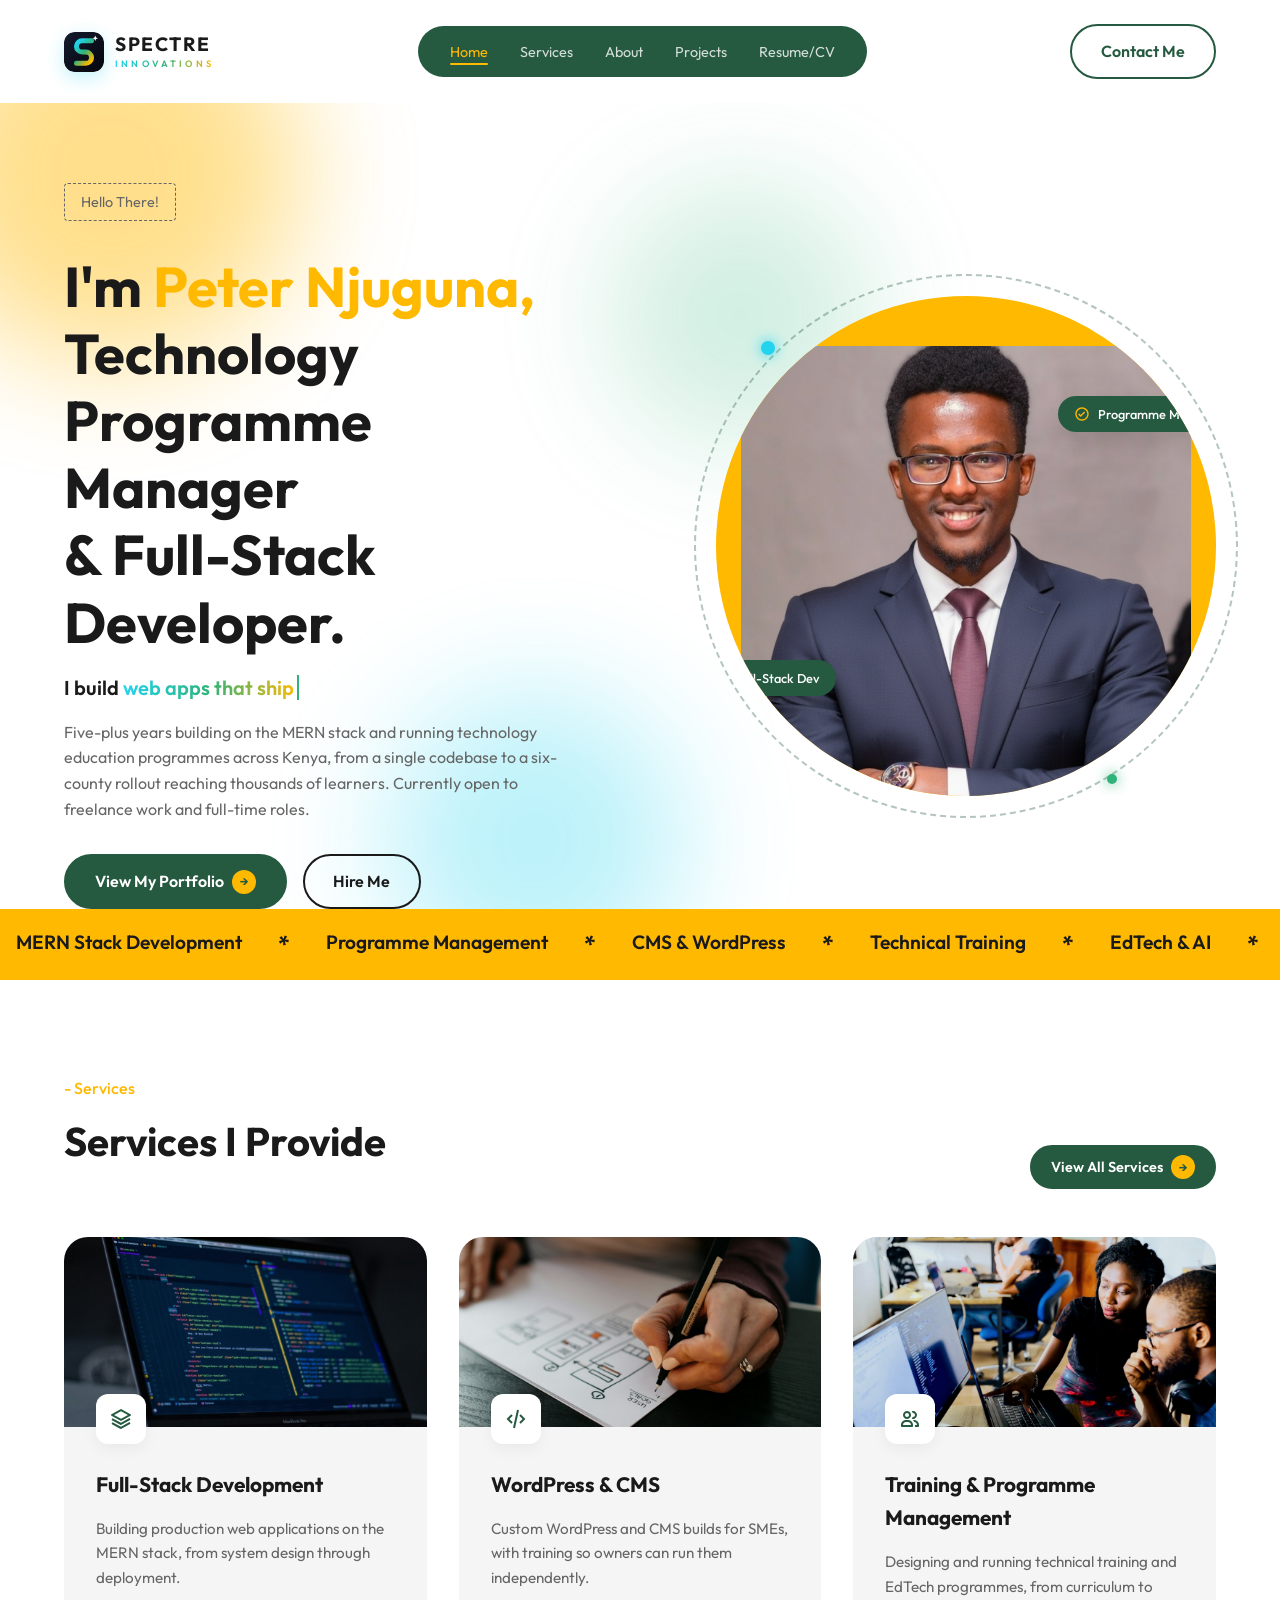
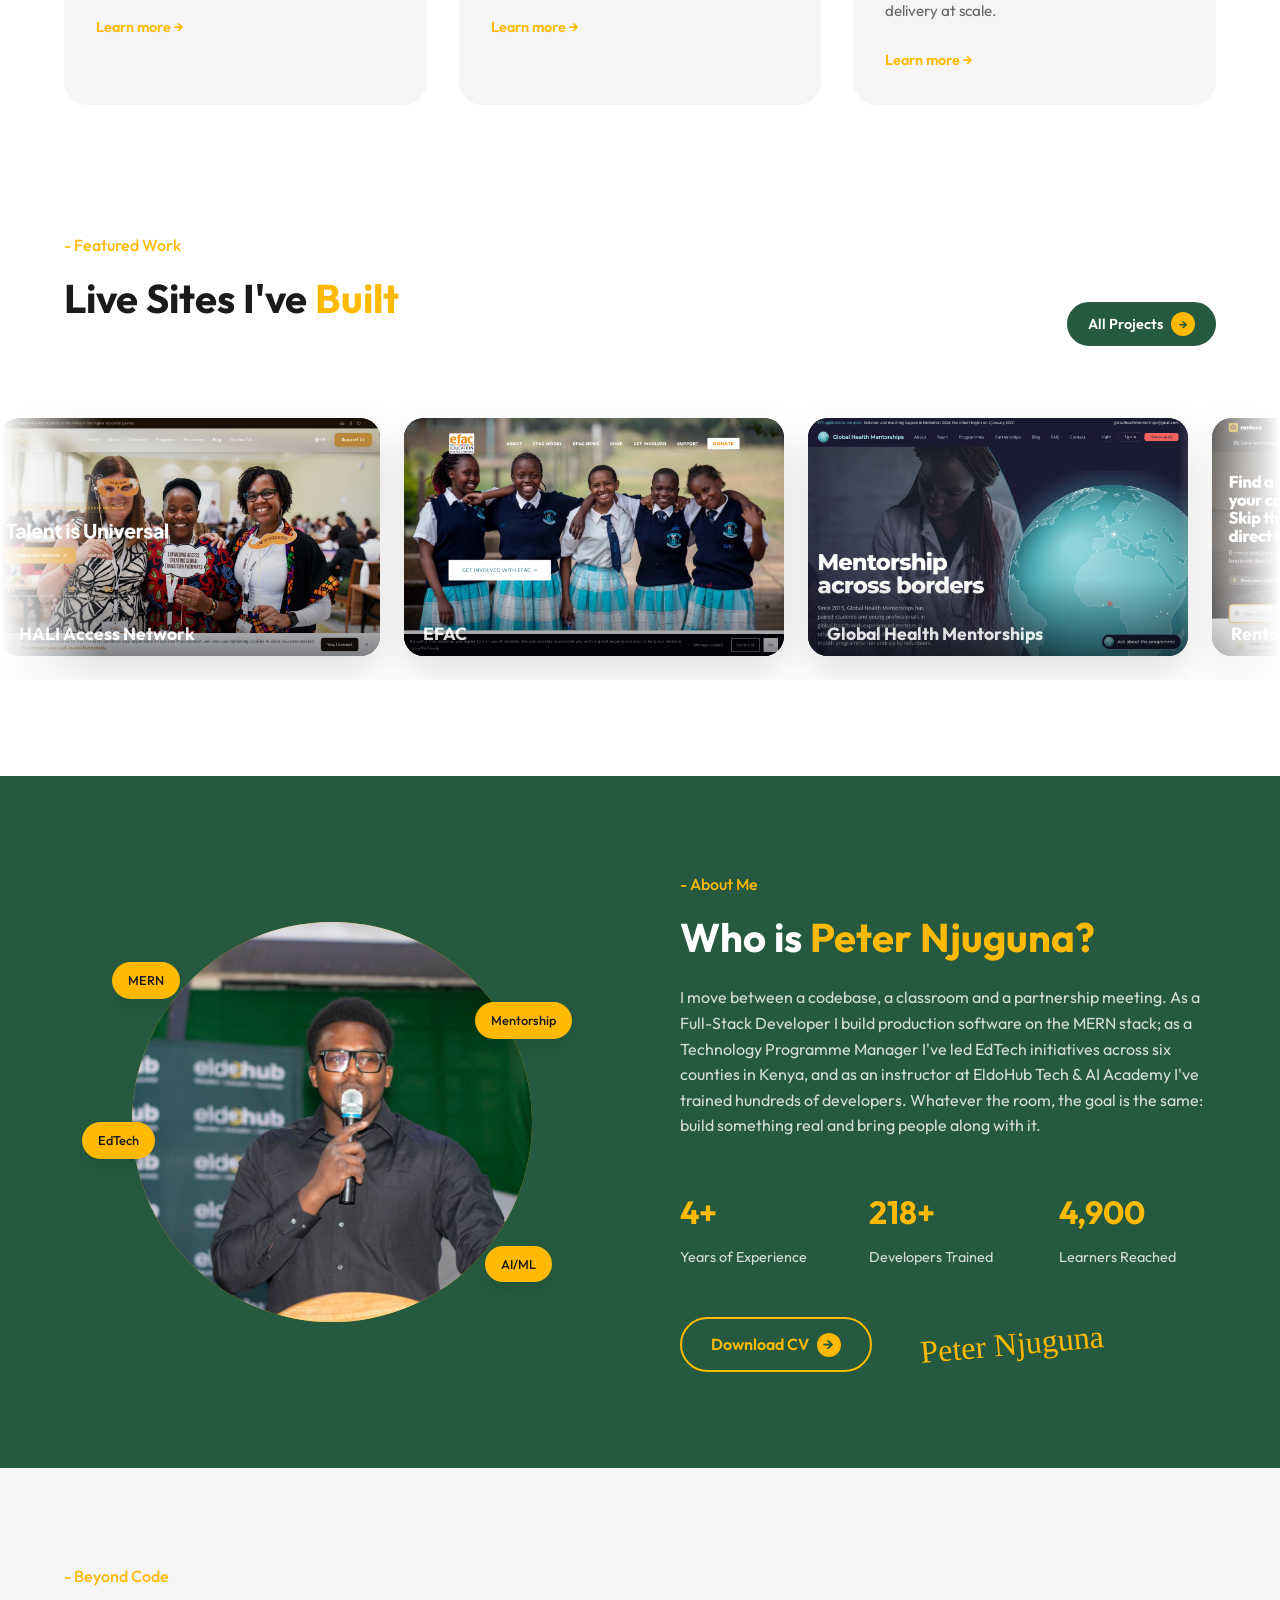
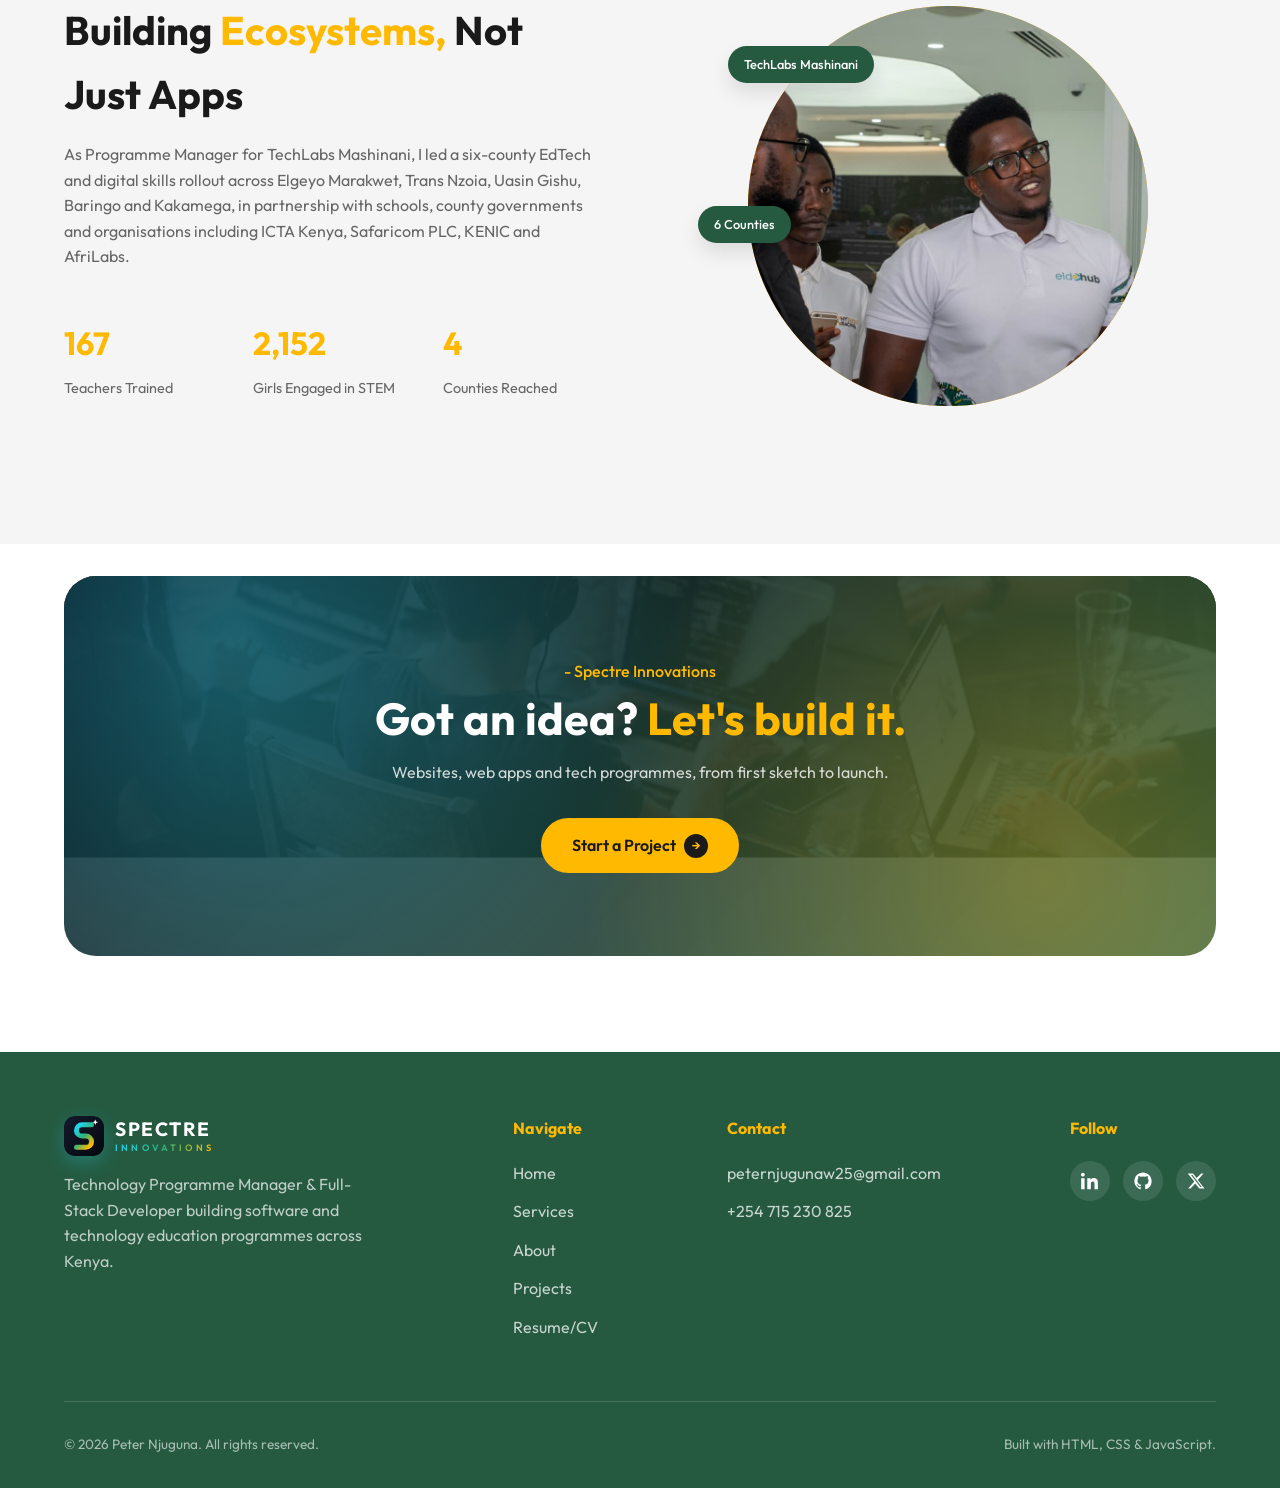
<file: index.html>
<!DOCTYPE html>
<html lang="en">
<head>
    <meta charset="UTF-8">
    <meta name="viewport" content="width=device-width, initial-scale=1.0">
    <meta name="google-site-verification" content="0N9EjAJ0_5tSCsqP0xcJp83z9pC2N19viahL5qh3kEk" />
    <title>Peter Njuguna | Technology Programme Manager & Full-Stack Developer</title>
    <!-- Favicon: Spectre Innovations -->
    <link rel="icon" href="/favicon.ico" sizes="48x48">
    <link rel="icon" href="/assets/brand/spectre-icon.svg" type="image/svg+xml">
    <link rel="icon" href="/assets/brand/favicon-192.png" type="image/png" sizes="192x192">
    <link rel="apple-touch-icon" href="/assets/brand/apple-touch-icon.png">
    <link rel="manifest" href="/site.webmanifest">
    <meta name="theme-color" content="#0b0f1a">
    <meta name="description" content="Portfolio of Peter Njuguna, a Technology Programme Manager and Full-Stack Developer from Kenya, building software on the MERN stack and running EdTech programmes that have reached thousands of learners.">
    <meta name="keywords" content="Peter Njuguna, Full-Stack Developer, Technology Programme Manager, MERN Stack, React, Next.js, Node.js, EdTech, WordPress, Kenya">
    <meta name="author" content="Peter Njuguna">
    <link rel="canonical" href="https://peternjugunaportfolio.netlify.app/">

    <!-- OpenGraph -->
    <meta property="og:title" content="Peter Njuguna | Technology Programme Manager & Full-Stack Developer">
    <meta property="og:description" content="Technology Programme Manager and Full-Stack Developer from Kenya, building software on the MERN stack and running EdTech programmes nationwide.">
    <meta property="og:type" content="website">
    <meta property="og:url" content="https://peternjugunaportfolio.netlify.app/">
    <meta property="og:site_name" content="Peter Njuguna Portfolio">
    <meta property="og:image" content="https://peternjugunaportfolio.netlify.app/assets/images/og-peter-njuguna.jpg">
    <meta property="og:image:width" content="1200">
    <meta property="og:image:height" content="630">
    <meta property="og:image:alt" content="Peter Njuguna, Technology Programme Manager and Full-Stack Developer, Spectre Innovations">
    <meta property="og:locale" content="en_KE">

    <!-- Twitter Cards -->
    <meta name="twitter:card" content="summary_large_image">
    <meta name="twitter:title" content="Peter Njuguna | Technology Programme Manager & Full-Stack Developer">
    <meta name="twitter:description" content="Technology Programme Manager and Full-Stack Developer from Kenya, building software on the MERN stack and running EdTech programmes nationwide.">
    <meta name="twitter:image" content="https://peternjugunaportfolio.netlify.app/assets/images/og-peter-njuguna.jpg">
    <meta name="twitter:image:alt" content="Peter Njuguna, Technology Programme Manager and Full-Stack Developer, Spectre Innovations">

    <script type="application/ld+json">
{
  "@context": "https://schema.org",
  "@graph": [
    {
      "@type": "Person",
      "@id": "https://peternjugunaportfolio.netlify.app/#person",
      "name": "Peter Njuguna",
      "givenName": "Peter",
      "familyName": "Njuguna",
      "jobTitle": "Technology Programme Manager | Full Stack Software Developer",
      "url": "https://peternjugunaportfolio.netlify.app/",
      "image": {
        "@type": "ImageObject",
        "url": "https://peternjugunaportfolio.netlify.app/assets/images/peter-CWe8EZrZ.jpg",
        "width": 800,
        "height": 800,
        "caption": "Peter Njuguna"
      },
      "email": "mailto:peternjugunaw25@gmail.com",
      "address": {
        "@type": "PostalAddress",
        "addressCountry": "KE"
      },
      "nationality": {
        "@type": "Country",
        "name": "Kenya"
      },
      "worksFor": {
        "@id": "https://peternjugunaportfolio.netlify.app/#spectre"
      },
      "sameAs": [
        "https://www.linkedin.com/in/peter-njuguna-04990b240",
        "https://github.com/peterkariri",
        "https://twitter.com/peternjuguna"
      ],
      "description": "Technology Programme Manager and Full-Stack Developer from Kenya, building software on the MERN stack and running EdTech programmes that have reached thousands of learners.",
      "knowsAbout": [
        "Full-Stack Development",
        "MERN Stack",
        "React",
        "Next.js",
        "Node.js",
        "WordPress",
        "Programme Management",
        "EdTech",
        "Machine Learning"
      ]
    },
    {
      "@type": "Organization",
      "@id": "https://peternjugunaportfolio.netlify.app/#spectre",
      "name": "Spectre Innovations",
      "url": "https://peternjugunaportfolio.netlify.app/",
      "logo": {
        "@type": "ImageObject",
        "url": "https://peternjugunaportfolio.netlify.app/assets/brand/favicon-512.png",
        "width": 512,
        "height": 512
      },
      "founder": {
        "@id": "https://peternjugunaportfolio.netlify.app/#person"
      },
      "description": "Websites, web apps and technology programmes, from first sketch to launch.",
      "areaServed": "KE"
    },
    {
      "@type": "WebSite",
      "@id": "https://peternjugunaportfolio.netlify.app/#website",
      "name": "Peter Njuguna",
      "alternateName": [
        "Peter Njuguna Portfolio",
        "Spectre Innovations"
      ],
      "url": "https://peternjugunaportfolio.netlify.app/",
      "publisher": {
        "@id": "https://peternjugunaportfolio.netlify.app/#person"
      },
      "inLanguage": "en"
    },
    {
      "@type": "ProfilePage",
      "@id": "https://peternjugunaportfolio.netlify.app/#profilepage",
      "url": "https://peternjugunaportfolio.netlify.app/",
      "name": "Peter Njuguna | Technology Programme Manager & Full-Stack Developer",
      "isPartOf": {
        "@id": "https://peternjugunaportfolio.netlify.app/#website"
      },
      "mainEntity": {
        "@id": "https://peternjugunaportfolio.netlify.app/#person"
      },
      "primaryImageOfPage": {
        "@id": "https://peternjugunaportfolio.netlify.app/#person"
      },
      "dateModified": "2026-11-02"
    }
  ]
}
    </script>

    <!-- Fonts -->
    <link rel="preconnect" href="https://fonts.googleapis.com">
    <link rel="preconnect" href="https://fonts.gstatic.com" crossorigin>
    <link href="https://fonts.googleapis.com/css2?family=Outfit:wght@400;500;600;700&display=swap" rel="stylesheet">
    <link rel="stylesheet" href="css/style.css">
    <link rel="stylesheet" href="css/motion.css">
</head>
<body>

    <a href="#main-content" class="skip-link">Skip to main content</a>

    <!-- Navigation -->
    <nav class="navbar" aria-label="Main Navigation">
        <a href="index.html" class="logo" aria-label="Spectre Innovations, home">
            <img src="assets/brand/spectre-icon.svg" class="logo-mark" width="40" height="40" alt="">
            <span class="logo-text"><span class="logo-name">SPECTRE</span><span class="logo-sub">INNOVATIONS</span></span>
        </a>
        <ul class="nav-links" id="primary-nav">
            <li><a href="index.html" class="active" aria-current="page">Home</a></li>
            <li><a href="index.html#services">Services</a></li>
            <li><a href="index.html#about">About</a></li>
            <li><a href="projects.html">Projects</a></li>
            <li><a href="cv.html">Resume/CV</a></li>
        </ul>
        <a href="contact.html" class="btn btn-outline">Contact Me</a>
        <button type="button" class="nav-toggle" aria-label="Toggle navigation menu" aria-expanded="false" aria-controls="primary-nav">
            <span></span><span></span><span></span>
        </button>
    </nav>

    <main id="main-content">

    <!-- Hero Section -->
    <section id="home" class="hero">
        <div class="hero-blobs" aria-hidden="true">
            <span class="blob blob-1"></span>
            <span class="blob blob-2"></span>
            <span class="blob blob-3"></span>
        </div>
        <div class="hero-content">
            <div class="greeting-box">Hello There!</div>
            <h1>I'm <span class="highlight-text">Peter Njuguna,</span><br>Technology Programme Manager<br>&amp; Full-Stack Developer.</h1>
            <p class="hero-rotator">I build <span class="rotator" data-words="web apps that ship|EdTech programmes|developer communities|sites people love">web apps that ship</span></p>
            <p>Five-plus years building on the MERN stack and running technology education programmes across Kenya, from a single codebase to a six-county rollout reaching thousands of learners. Currently open to freelance work and full-time roles.</p>
            <div class="hero-buttons">
                <a href="projects.html" class="btn btn-primary">
                    View My Portfolio
                    <span class="icon-circle">→</span>
                </a>
                <a href="contact.html" class="btn btn-secondary">Hire Me</a>
            </div>
        </div>
        <div class="hero-image-container">
            <span class="hero-ring" aria-hidden="true"></span>
            <div class="yellow-circle-bg">
                <img src="assets/images/peter-CWe8EZrZ.jpg" alt="Peter Njuguna" class="hero-img">
                <div class="floating-badge top-right">Programme Manager</div>
                <div class="floating-badge bottom-left">Full-Stack Dev</div>
            </div>
        </div>
    </section>

    <!-- Marquee Banner -->
    <div class="marquee-container">
        <div class="marquee-content">
            <span>MERN Stack Development</span> <span class="star">*</span>
            <span>Programme Management</span> <span class="star">*</span>
            <span>CMS &amp; WordPress</span> <span class="star">*</span>
            <span>Technical Training</span> <span class="star">*</span>
            <span>EdTech &amp; AI</span> <span class="star">*</span>
            <span>MERN Stack Development</span> <span class="star">*</span>
            <span>Programme Management</span> <span class="star">*</span>
            <span>CMS &amp; WordPress</span> <span class="star">*</span>
            <span>Technical Training</span> <span class="star">*</span>
            <span>EdTech &amp; AI</span> <span class="star">*</span>
        </div>
    </div>

    <!-- Services Section -->
    <section id="services" class="services" aria-labelledby="services-heading">
        <div class="section-header">
            <div>
                <span class="section-subtitle">- Services</span>
                <h2 id="services-heading">Services I Provide</h2>
            </div>
            <a href="contact.html" class="btn btn-primary btn-small">
                View All Services <span class="icon-circle">→</span>
            </a>
        </div>

        <div class="services-grid">
            <!-- Card 1 -->
            <div class="service-card">
                <div class="service-media">
                    <img src="assets/images/stock-code.jpg" alt="Code on a laptop screen" loading="lazy" width="1000" height="640">
                </div>
                <div class="service-icon">
                    <img src="assets/icons/layers.svg" alt="">
                </div>
                <h3>Full-Stack Development</h3>
                <p>Building production web applications on the MERN stack, from system design through deployment.</p>
                <a href="projects.html" class="learn-more">Learn more →</a>
            </div>

            <!-- Card 2 -->
            <div class="service-card">
                <div class="service-media">
                    <img src="assets/images/stock-wireframe.jpg" alt="Sketching a website layout on paper" loading="lazy" width="1000" height="640">
                </div>
                <div class="service-icon">
                    <img src="assets/icons/code-alt.svg" alt="">
                </div>
                <h3>WordPress &amp; CMS</h3>
                <p>Custom WordPress and CMS builds for SMEs, with training so owners can run them independently.</p>
                <a href="projects.html" class="learn-more">Learn more →</a>
            </div>

            <!-- Card 3 -->
            <div class="service-card">
                <div class="service-media">
                    <img src="assets/images/stock-training.jpg" alt="Two developers working together at a laptop" loading="lazy" width="1000" height="640">
                </div>
                <div class="service-icon">
                    <img src="assets/icons/group.svg" alt="">
                </div>
                <h3>Training &amp; Programme Management</h3>
                <p>Designing and running technical training and EdTech programmes, from curriculum to delivery at scale.</p>
                <a href="cv.html" class="learn-more">Learn more →</a>
            </div>
        </div>
    </section>

    <!-- Featured Work Showcase -->
    <section class="showcase" aria-labelledby="showcase-heading">
        <div class="section-header">
            <div>
                <span class="section-subtitle">- Featured Work</span>
                <h2 id="showcase-heading">Live Sites I've <span class="highlight-text">Built</span></h2>
            </div>
            <a href="projects.html" class="btn btn-primary btn-small">
                All Projects <span class="icon-circle">→</span>
            </a>
        </div>
        <div class="showcase-viewport">
            <div class="showcase-track">
                <a class="showcase-card" href="https://haliaccess.org/" target="_blank" rel="noopener noreferrer">
                    <img src="assets/images/project-hali-access.jpg" alt="HALI Access Network website" loading="lazy" width="1280" height="800">
                    <span class="showcase-info"><strong>HALI Access Network</strong><small>Nonprofit • Scholarships</small></span>
                </a>
                <a class="showcase-card" href="https://www.efac.org/" target="_blank" rel="noopener noreferrer">
                    <img src="assets/images/project-efac.jpg" alt="EFAC website" loading="lazy" width="1280" height="800">
                    <span class="showcase-info"><strong>EFAC</strong><small>Nonprofit • Education</small></span>
                </a>
                <a class="showcase-card" href="https://globalhealthworld.netlify.app/" target="_blank" rel="noopener noreferrer">
                    <img src="assets/images/project-global-health.jpg" alt="Global Health Mentorships website" loading="lazy" width="1280" height="800">
                    <span class="showcase-info"><strong>Global Health Mentorships</strong><small>Mentorship Platform</small></span>
                </a>
                <a class="showcase-card" href="https://dazzling-gingersnap-b591b1.netlify.app/" target="_blank" rel="noopener noreferrer">
                    <img src="assets/images/project-rentora.jpg" alt="Rentora website" loading="lazy" width="1280" height="800">
                    <span class="showcase-info"><strong>Rentora</strong><small>Property Listings</small></span>
                </a>
                <a class="showcase-card" href="https://eli-bakers-beta.vercel.app/" target="_blank" rel="noopener noreferrer">
                    <img src="assets/images/project-eli-bakers.jpg" alt="Eli Baker's website" loading="lazy" width="1280" height="800">
                    <span class="showcase-info"><strong>Eli Baker's</strong><small>Small Business</small></span>
                </a>
                <a class="showcase-card" href="https://haliaccess.org/" target="_blank" rel="noopener noreferrer" aria-hidden="true" tabindex="-1">
                    <img src="assets/images/project-hali-access.jpg" alt="" loading="lazy" width="1280" height="800">
                    <span class="showcase-info"><strong>HALI Access Network</strong><small>Nonprofit • Scholarships</small></span>
                </a>
                <a class="showcase-card" href="https://www.efac.org/" target="_blank" rel="noopener noreferrer" aria-hidden="true" tabindex="-1">
                    <img src="assets/images/project-efac.jpg" alt="" loading="lazy" width="1280" height="800">
                    <span class="showcase-info"><strong>EFAC</strong><small>Nonprofit • Education</small></span>
                </a>
                <a class="showcase-card" href="https://globalhealthworld.netlify.app/" target="_blank" rel="noopener noreferrer" aria-hidden="true" tabindex="-1">
                    <img src="assets/images/project-global-health.jpg" alt="" loading="lazy" width="1280" height="800">
                    <span class="showcase-info"><strong>Global Health Mentorships</strong><small>Mentorship Platform</small></span>
                </a>
                <a class="showcase-card" href="https://dazzling-gingersnap-b591b1.netlify.app/" target="_blank" rel="noopener noreferrer" aria-hidden="true" tabindex="-1">
                    <img src="assets/images/project-rentora.jpg" alt="" loading="lazy" width="1280" height="800">
                    <span class="showcase-info"><strong>Rentora</strong><small>Property Listings</small></span>
                </a>
                <a class="showcase-card" href="https://eli-bakers-beta.vercel.app/" target="_blank" rel="noopener noreferrer" aria-hidden="true" tabindex="-1">
                    <img src="assets/images/project-eli-bakers.jpg" alt="" loading="lazy" width="1280" height="800">
                    <span class="showcase-info"><strong>Eli Baker's</strong><small>Small Business</small></span>
                </a>
            </div>
        </div>
    </section>

    <!-- About Section -->
    <section id="about" class="about" aria-labelledby="about-heading">
        <div class="about-image-container">
            <div class="yellow-circle-bg">
                <img src="assets/images/peter-speaking-eldohub.jpg" alt="Peter Njuguna speaking at an EldoHub Tech &amp; AI Academy event" class="about-img">
                <div class="floating-badge badge-1">MERN</div>
                <div class="floating-badge badge-2">EdTech</div>
                <div class="floating-badge badge-3">AI/ML</div>
                <div class="floating-badge badge-4">Mentorship</div>
            </div>
        </div>
        <div class="about-content">
            <span class="section-subtitle highlight-text">- About Me</span>
            <h2 id="about-heading">Who is <span class="highlight-text">Peter Njuguna?</span></h2>
            <p>I move between a codebase, a classroom and a partnership meeting. As a Full-Stack Developer I build production software on the MERN stack; as a Technology Programme Manager I've led EdTech initiatives across six counties in Kenya, and as an instructor at EldoHub Tech &amp; AI Academy I've trained hundreds of developers. Whatever the room, the goal is the same: build something real and bring people along with it.</p>

            <div class="stats-grid">
                <div class="stat-item">
                    <div class="stat-number">5+</div>
                    <div class="stat-label">Years of Experience</div>
                </div>
                <div class="stat-item">
                    <div class="stat-number">300+</div>
                    <div class="stat-label">Developers Trained</div>
                </div>
                <div class="stat-item">
                    <div class="stat-number">6,756</div>
                    <div class="stat-label">Learners Reached</div>
                </div>
            </div>

            <div class="about-footer">
                <a href="cv.html" class="btn btn-outline-yellow">
                    Download CV <span class="icon-circle-yellow">→</span>
                </a>
                <div class="signature">Peter Njuguna</div>
            </div>
        </div>
    </section>

    <!-- Community Impact Section -->
    <section id="impact" class="about about-light" aria-labelledby="impact-heading">
        <div class="about-content">
            <span class="section-subtitle highlight-text">- Beyond Code</span>
            <h2 id="impact-heading">Building <span class="highlight-text">Ecosystems,</span> Not Just Apps</h2>
            <p>As Programme Manager for TechLabs Mashinani, I led a six-county EdTech and digital skills rollout across Elgeyo Marakwet, Trans Nzoia, Uasin Gishu, Baringo and Kakamega, in partnership with schools, county governments and organisations including ICTA Kenya, Safaricom PLC, KENIC and AfriLabs.</p>

            <div class="stats-grid">
                <div class="stat-item">
                    <div class="stat-number">277</div>
                    <div class="stat-label">Teachers Trained</div>
                </div>
                <div class="stat-item">
                    <div class="stat-number">3,566</div>
                    <div class="stat-label">Girls Engaged in STEM</div>
                </div>
                <div class="stat-item">
                    <div class="stat-number">6</div>
                    <div class="stat-label">Counties Reached</div>
                </div>
            </div>
        </div>
        <div class="about-image-container">
            <div class="yellow-circle-bg">
                <img src="assets/images/peter-community-eldohub.jpg" alt="Peter Njuguna with the EldoHub community" class="about-img">
                <div class="floating-badge badge-1">TechLabs Mashinani</div>
                <div class="floating-badge badge-2">6 Counties</div>
            </div>
        </div>
    </section>

    <!-- Call to Action -->
    <section class="cta-band" aria-labelledby="cta-heading">
        <div class="cta-bg" aria-hidden="true"><img src="assets/images/stock-team.jpg" alt="" loading="lazy" width="1000" height="640"></div>
        <div class="cta-inner">
            <span class="section-subtitle">- Spectre Innovations</span>
            <h2 id="cta-heading">Got an idea? <span class="highlight-text">Let's build it.</span></h2>
            <p>Websites, web apps and tech programmes, from first sketch to launch.</p>
            <a href="contact.html" class="btn btn-primary btn-glow">Start a Project <span class="icon-circle">→</span></a>
        </div>
    </section>

    </main>

    <!-- Footer -->
    <footer class="site-footer">
        <div class="footer-top">
            <div class="footer-brand">
                <a href="index.html" class="logo" aria-label="Spectre Innovations, home"><img src="assets/brand/spectre-icon.svg" class="logo-mark" width="40" height="40" alt=""><span class="logo-text"><span class="logo-name">SPECTRE</span><span class="logo-sub">INNOVATIONS</span></span></a>
                <p>Technology Programme Manager &amp; Full-Stack Developer building software and technology education programmes across Kenya.</p>
            </div>
            <div class="footer-col">
                <h4>Navigate</h4>
                <ul>
                    <li><a href="index.html">Home</a></li>
                    <li><a href="index.html#services">Services</a></li>
                    <li><a href="index.html#about">About</a></li>
                    <li><a href="projects.html">Projects</a></li>
                    <li><a href="cv.html">Resume/CV</a></li>
                </ul>
            </div>
            <div class="footer-col">
                <h4>Contact</h4>
                <ul>
                    <li><a href="mailto:peternjugunaw25@gmail.com">peternjugunaw25@gmail.com</a></li>
                    <li><a href="tel:+254715230825">+254 715 230 825</a></li>
                </ul>
            </div>
            <div class="footer-col">
                <h4>Follow</h4>
                <div class="footer-social">
                    <a href="https://www.linkedin.com/in/peter-njuguna-04990b240" target="_blank" rel="noopener noreferrer" aria-label="LinkedIn"><svg viewBox="0 0 24 24" width="18" height="18" fill="currentColor" aria-hidden="true"><path d="M4.98 3.5C4.98 4.88 3.87 6 2.5 6S0 4.88 0 3.5 1.11 1 2.5 1s2.48 1.12 2.48 2.5zM.22 8.24h4.56V23H.22V8.24zM8.34 8.24h4.37v2.01h.06c.61-1.15 2.1-2.36 4.32-2.36 4.62 0 5.47 3.04 5.47 6.99V23h-4.55v-6.78c0-1.62-.03-3.7-2.26-3.7-2.26 0-2.6 1.77-2.6 3.59V23H8.34V8.24z"/></svg></a>
                    <a href="https://github.com/peterkariri" target="_blank" rel="noopener noreferrer" aria-label="GitHub"><svg viewBox="0 0 24 24" width="18" height="18" fill="currentColor" aria-hidden="true"><path d="M12 .5C5.65.5.5 5.65.5 12c0 5.08 3.29 9.39 7.86 10.91.57.1.78-.25.78-.55 0-.27-.01-1.16-.02-2.11-3.2.7-3.88-1.36-3.88-1.36-.52-1.34-1.28-1.7-1.28-1.7-1.04-.72.08-.7.08-.7 1.16.08 1.77 1.19 1.77 1.19 1.03 1.77 2.7 1.26 3.36.96.1-.75.4-1.26.73-1.55-2.55-.29-5.24-1.28-5.24-5.69 0-1.26.45-2.29 1.19-3.09-.12-.29-.52-1.46.11-3.05 0 0 .97-.31 3.18 1.18a11 11 0 0 1 5.79 0c2.2-1.49 3.17-1.18 3.17-1.18.63 1.59.23 2.76.11 3.05.74.8 1.18 1.83 1.18 3.09 0 4.42-2.69 5.4-5.25 5.68.41.36.78 1.06.78 2.14 0 1.54-.01 2.79-.01 3.17 0 .3.2.66.79.55A10.53 10.53 0 0 0 23.5 12C23.5 5.65 18.35.5 12 .5z"/></svg></a>
                    <a href="https://twitter.com/peternjuguna" target="_blank" rel="noopener noreferrer" aria-label="Twitter"><svg viewBox="0 0 24 24" width="18" height="18" fill="currentColor" aria-hidden="true"><path d="M18.9 2H22l-7.6 8.7L23.3 22h-6.9l-5.4-6.6L4.8 22H1.6l8.1-9.3L1 2h7l4.9 6.1L18.9 2zm-1.2 18h1.9L7.4 3.9H5.4L17.7 20z"/></svg></a>
                </div>
            </div>
        </div>
        <div class="footer-bottom">
            <p>&copy; 2026 Peter Njuguna. All rights reserved.</p>
            <p>Built with HTML, CSS &amp; JavaScript.</p>
        </div>
    </footer>

    <script src="js/main.js"></script>
    <script src="js/motion.js"></script>
</body>
</html>
</file>
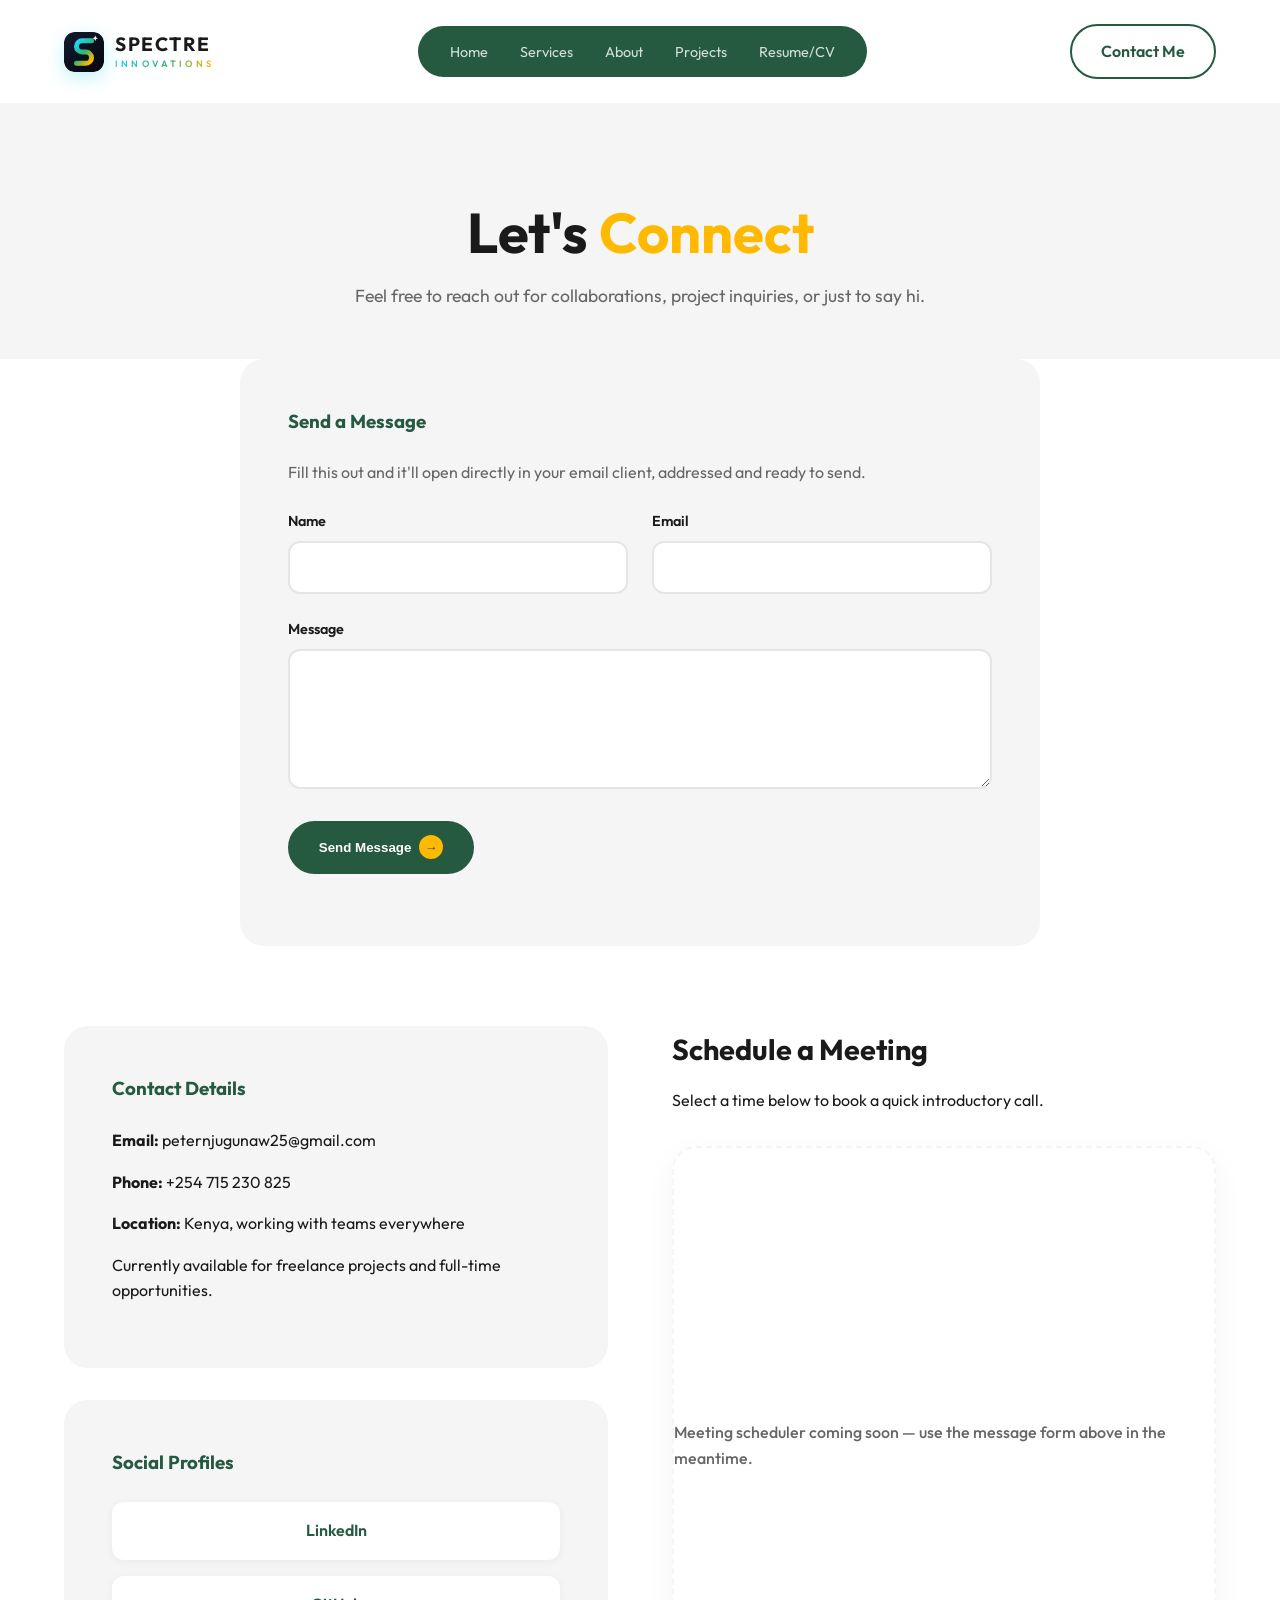
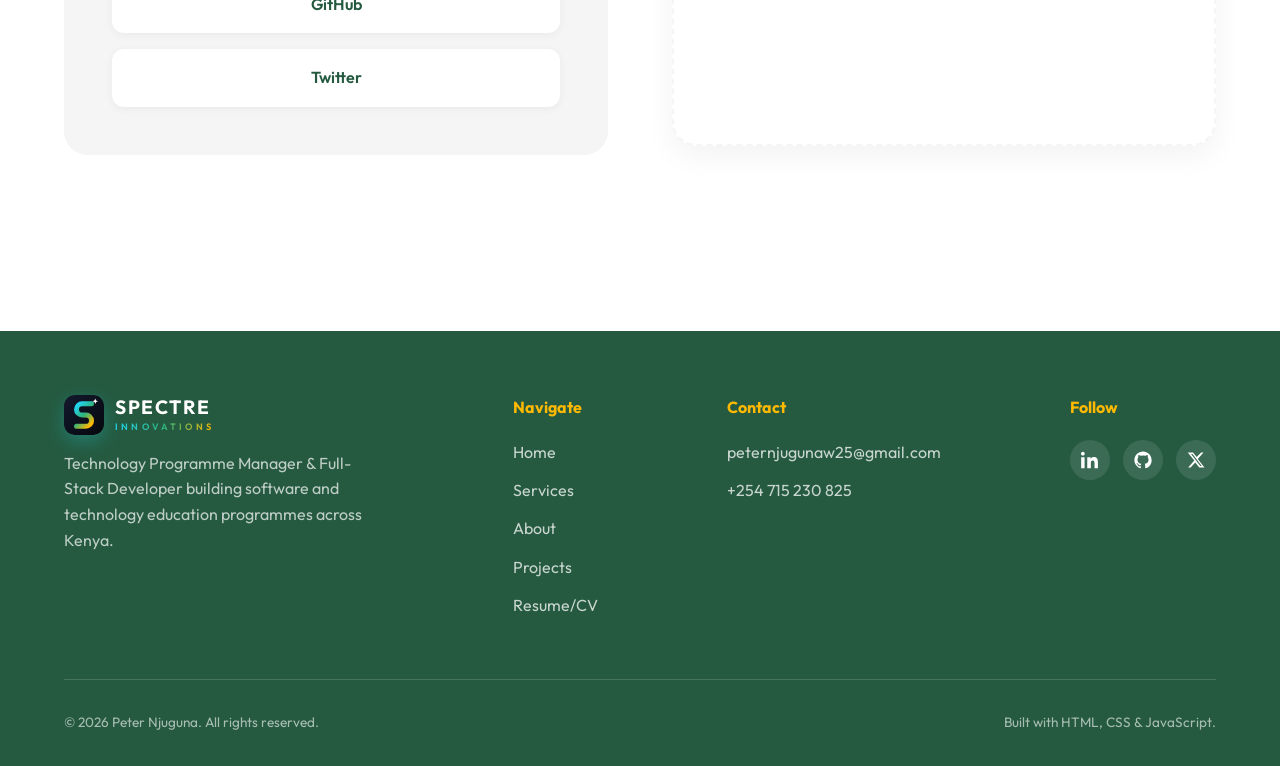
<file: contact.html>
<!DOCTYPE html>
<html lang="en">
<head>
    <meta charset="UTF-8">
    <meta name="viewport" content="width=device-width, initial-scale=1.0">
    <title>Contact | Peter Njuguna</title>
    <!-- Favicon: Spectre Innovations -->
    <link rel="icon" href="/favicon.ico" sizes="48x48">
    <link rel="icon" href="/assets/brand/spectre-icon.svg" type="image/svg+xml">
    <link rel="icon" href="/assets/brand/favicon-192.png" type="image/png" sizes="192x192">
    <link rel="apple-touch-icon" href="/assets/brand/apple-touch-icon.png">
    <link rel="manifest" href="/site.webmanifest">
    <meta name="theme-color" content="#0b0f1a">
    <meta name="description" content="Get in touch with Peter Njuguna, Technology Programme Manager and Full-Stack Developer, for collaborations, project inquiries, or a quick introductory call.">
    <meta name="author" content="Peter Njuguna">
    <link rel="canonical" href="https://peternjugunaportfolio.netlify.app/contact">

    <meta property="og:title" content="Contact | Peter Njuguna">
    <meta property="og:description" content="Get in touch with Peter Njuguna, Technology Programme Manager and Full-Stack Developer, for collaborations and project inquiries.">
    <meta property="og:type" content="website">
    <meta property="og:url" content="https://peternjugunaportfolio.netlify.app/contact">
    <meta property="og:site_name" content="Peter Njuguna Portfolio">
    <meta property="og:image" content="https://peternjugunaportfolio.netlify.app/assets/images/og-peter-njuguna.jpg">
    <meta property="og:image:width" content="1200">
    <meta property="og:image:height" content="630">
    <meta property="og:image:alt" content="Peter Njuguna, Technology Programme Manager and Full-Stack Developer, Spectre Innovations">
    <meta property="og:locale" content="en_KE">

    <meta name="twitter:card" content="summary_large_image">
    <meta name="twitter:title" content="Contact | Peter Njuguna">
    <meta name="twitter:description" content="Get in touch with Peter Njuguna, Technology Programme Manager and Full-Stack Developer, for collaborations and project inquiries.">
    <meta name="twitter:image" content="https://peternjugunaportfolio.netlify.app/assets/images/og-peter-njuguna.jpg">
    <meta name="twitter:image:alt" content="Peter Njuguna, Technology Programme Manager and Full-Stack Developer, Spectre Innovations">

    <link rel="preconnect" href="https://fonts.googleapis.com">
    <link rel="preconnect" href="https://fonts.gstatic.com" crossorigin>
    <link href="https://fonts.googleapis.com/css2?family=Outfit:wght@400;500;600;700&display=swap" rel="stylesheet">
    <link rel="stylesheet" href="css/style.css">
    <link rel="stylesheet" href="css/motion.css">
</head>
<body class="page-contact">

    <a href="#main-content" class="skip-link">Skip to main content</a>

    <!-- Navigation -->
    <nav class="navbar" aria-label="Main Navigation">
        <a href="index.html" class="logo" aria-label="Spectre Innovations, home">
            <img src="assets/brand/spectre-icon.svg" class="logo-mark" width="40" height="40" alt="">
            <span class="logo-text"><span class="logo-name">SPECTRE</span><span class="logo-sub">INNOVATIONS</span></span>
        </a>
        <ul class="nav-links" id="primary-nav">
            <li><a href="index.html">Home</a></li>
            <li><a href="index.html#services">Services</a></li>
            <li><a href="index.html#about">About</a></li>
            <li><a href="projects.html">Projects</a></li>
            <li><a href="cv.html">Resume/CV</a></li>
        </ul>
        <a href="contact.html" class="btn btn-outline active" aria-current="page">Contact Me</a>
        <button type="button" class="nav-toggle" aria-label="Toggle navigation menu" aria-expanded="false" aria-controls="primary-nav">
            <span></span><span></span><span></span>
        </button>
    </nav>

    <main id="main-content">

    <!-- Page Header -->
    <section class="page-header">
        <h1>Let's <span class="highlight-text">Connect</span></h1>
        <p>Feel free to reach out for collaborations, project inquiries, or just to say hi.</p>
    </section>

    <!-- Send a Message -->
    <section class="contact-form-wrapper" aria-labelledby="message-heading">
        <div class="contact-card contact-form-container">
            <h3 id="message-heading">Send a Message</h3>
            <p>Fill this out and it'll open directly in your email client, addressed and ready to send.</p>
            <form class="contact-form" novalidate>
                <div class="form-row">
                    <div class="form-group">
                        <label for="name">Name</label>
                        <input type="text" id="name" name="name" autocomplete="name" required>
                    </div>
                    <div class="form-group">
                        <label for="email">Email</label>
                        <input type="email" id="email" name="email" autocomplete="email" required>
                    </div>
                </div>
                <div class="form-group">
                    <label for="message">Message</label>
                    <textarea id="message" name="message" required></textarea>
                </div>
                <button type="submit" class="btn btn-primary">
                    Send Message <span class="icon-circle">→</span>
                </button>
                <p class="form-status" role="status" aria-live="polite"></p>
            </form>
        </div>
    </section>

    <!-- Contact Split Layout -->
    <section class="contact-layout" aria-label="Contact details and scheduling">
        <!-- Left: Info & Socials -->
        <div class="contact-info">
            <div class="contact-card">
                <h3>Contact Details</h3>
                <p><strong>Email:</strong> <a href="mailto:peternjugunaw25@gmail.com">peternjugunaw25@gmail.com</a></p>
                <p><strong>Phone:</strong> <a href="tel:+254715230825">+254 715 230 825</a></p>
                <p><strong>Location:</strong> Kenya, working with teams everywhere</p>
                <p>Currently available for freelance projects and full-time opportunities.</p>
            </div>

            <div class="contact-card">
                <h3>Social Profiles</h3>
                <div class="social-links">
                    <a href="https://www.linkedin.com/in/peter-njuguna-04990b240" class="social-btn" target="_blank" rel="noopener noreferrer">LinkedIn</a>
                    <a href="https://github.com/peterkariri" class="social-btn" target="_blank" rel="noopener noreferrer">GitHub</a>
                    <a href="https://twitter.com/peternjuguna" class="social-btn" target="_blank" rel="noopener noreferrer">Twitter</a>
                </div>
            </div>
        </div>

        <!-- Right: Google Calendar Scheduling -->
        <div class="contact-calendar">
            <h3>Schedule a Meeting</h3>
            <p>Select a time below to book a quick introductory call.</p>
            <div class="calendar-embed-container">
                <!-- TODO: replace with a real Google Calendar Appointment Scheduling or Calendly <iframe> once a booking link exists -->
                <div class="iframe-placeholder">
                    <p>Meeting scheduler coming soon — use the message form above in the meantime.</p>
                </div>
            </div>
        </div>
    </section>

    </main>

    <!-- Footer -->
    <footer class="site-footer">
        <div class="footer-top">
            <div class="footer-brand">
                <a href="index.html" class="logo" aria-label="Spectre Innovations, home"><img src="assets/brand/spectre-icon.svg" class="logo-mark" width="40" height="40" alt=""><span class="logo-text"><span class="logo-name">SPECTRE</span><span class="logo-sub">INNOVATIONS</span></span></a>
                <p>Technology Programme Manager &amp; Full-Stack Developer building software and technology education programmes across Kenya.</p>
            </div>
            <div class="footer-col">
                <h4>Navigate</h4>
                <ul>
                    <li><a href="index.html">Home</a></li>
                    <li><a href="index.html#services">Services</a></li>
                    <li><a href="index.html#about">About</a></li>
                    <li><a href="projects.html">Projects</a></li>
                    <li><a href="cv.html">Resume/CV</a></li>
                </ul>
            </div>
            <div class="footer-col">
                <h4>Contact</h4>
                <ul>
                    <li><a href="mailto:peternjugunaw25@gmail.com">peternjugunaw25@gmail.com</a></li>
                    <li><a href="tel:+254715230825">+254 715 230 825</a></li>
                </ul>
            </div>
            <div class="footer-col">
                <h4>Follow</h4>
                <div class="footer-social">
                    <a href="https://www.linkedin.com/in/peter-njuguna-04990b240" target="_blank" rel="noopener noreferrer" aria-label="LinkedIn"><svg viewBox="0 0 24 24" width="18" height="18" fill="currentColor" aria-hidden="true"><path d="M4.98 3.5C4.98 4.88 3.87 6 2.5 6S0 4.88 0 3.5 1.11 1 2.5 1s2.48 1.12 2.48 2.5zM.22 8.24h4.56V23H.22V8.24zM8.34 8.24h4.37v2.01h.06c.61-1.15 2.1-2.36 4.32-2.36 4.62 0 5.47 3.04 5.47 6.99V23h-4.55v-6.78c0-1.62-.03-3.7-2.26-3.7-2.26 0-2.6 1.77-2.6 3.59V23H8.34V8.24z"/></svg></a>
                    <a href="https://github.com/peterkariri" target="_blank" rel="noopener noreferrer" aria-label="GitHub"><svg viewBox="0 0 24 24" width="18" height="18" fill="currentColor" aria-hidden="true"><path d="M12 .5C5.65.5.5 5.65.5 12c0 5.08 3.29 9.39 7.86 10.91.57.1.78-.25.78-.55 0-.27-.01-1.16-.02-2.11-3.2.7-3.88-1.36-3.88-1.36-.52-1.34-1.28-1.7-1.28-1.7-1.04-.72.08-.7.08-.7 1.16.08 1.77 1.19 1.77 1.19 1.03 1.77 2.7 1.26 3.36.96.1-.75.4-1.26.73-1.55-2.55-.29-5.24-1.28-5.24-5.69 0-1.26.45-2.29 1.19-3.09-.12-.29-.52-1.46.11-3.05 0 0 .97-.31 3.18 1.18a11 11 0 0 1 5.79 0c2.2-1.49 3.17-1.18 3.17-1.18.63 1.59.23 2.76.11 3.05.74.8 1.18 1.83 1.18 3.09 0 4.42-2.69 5.4-5.25 5.68.41.36.78 1.06.78 2.14 0 1.54-.01 2.79-.01 3.17 0 .3.2.66.79.55A10.53 10.53 0 0 0 23.5 12C23.5 5.65 18.35.5 12 .5z"/></svg></a>
                    <a href="https://twitter.com/peternjuguna" target="_blank" rel="noopener noreferrer" aria-label="Twitter"><svg viewBox="0 0 24 24" width="18" height="18" fill="currentColor" aria-hidden="true"><path d="M18.9 2H22l-7.6 8.7L23.3 22h-6.9l-5.4-6.6L4.8 22H1.6l8.1-9.3L1 2h7l4.9 6.1L18.9 2zm-1.2 18h1.9L7.4 3.9H5.4L17.7 20z"/></svg></a>
                </div>
            </div>
        </div>
        <div class="footer-bottom">
            <p>&copy; 2026 Peter Njuguna. All rights reserved.</p>
            <p>Built with HTML, CSS &amp; JavaScript.</p>
        </div>
    </footer>

    <script src="js/main.js"></script>
    <script src="js/motion.js"></script>
</body>
</html>
</file>
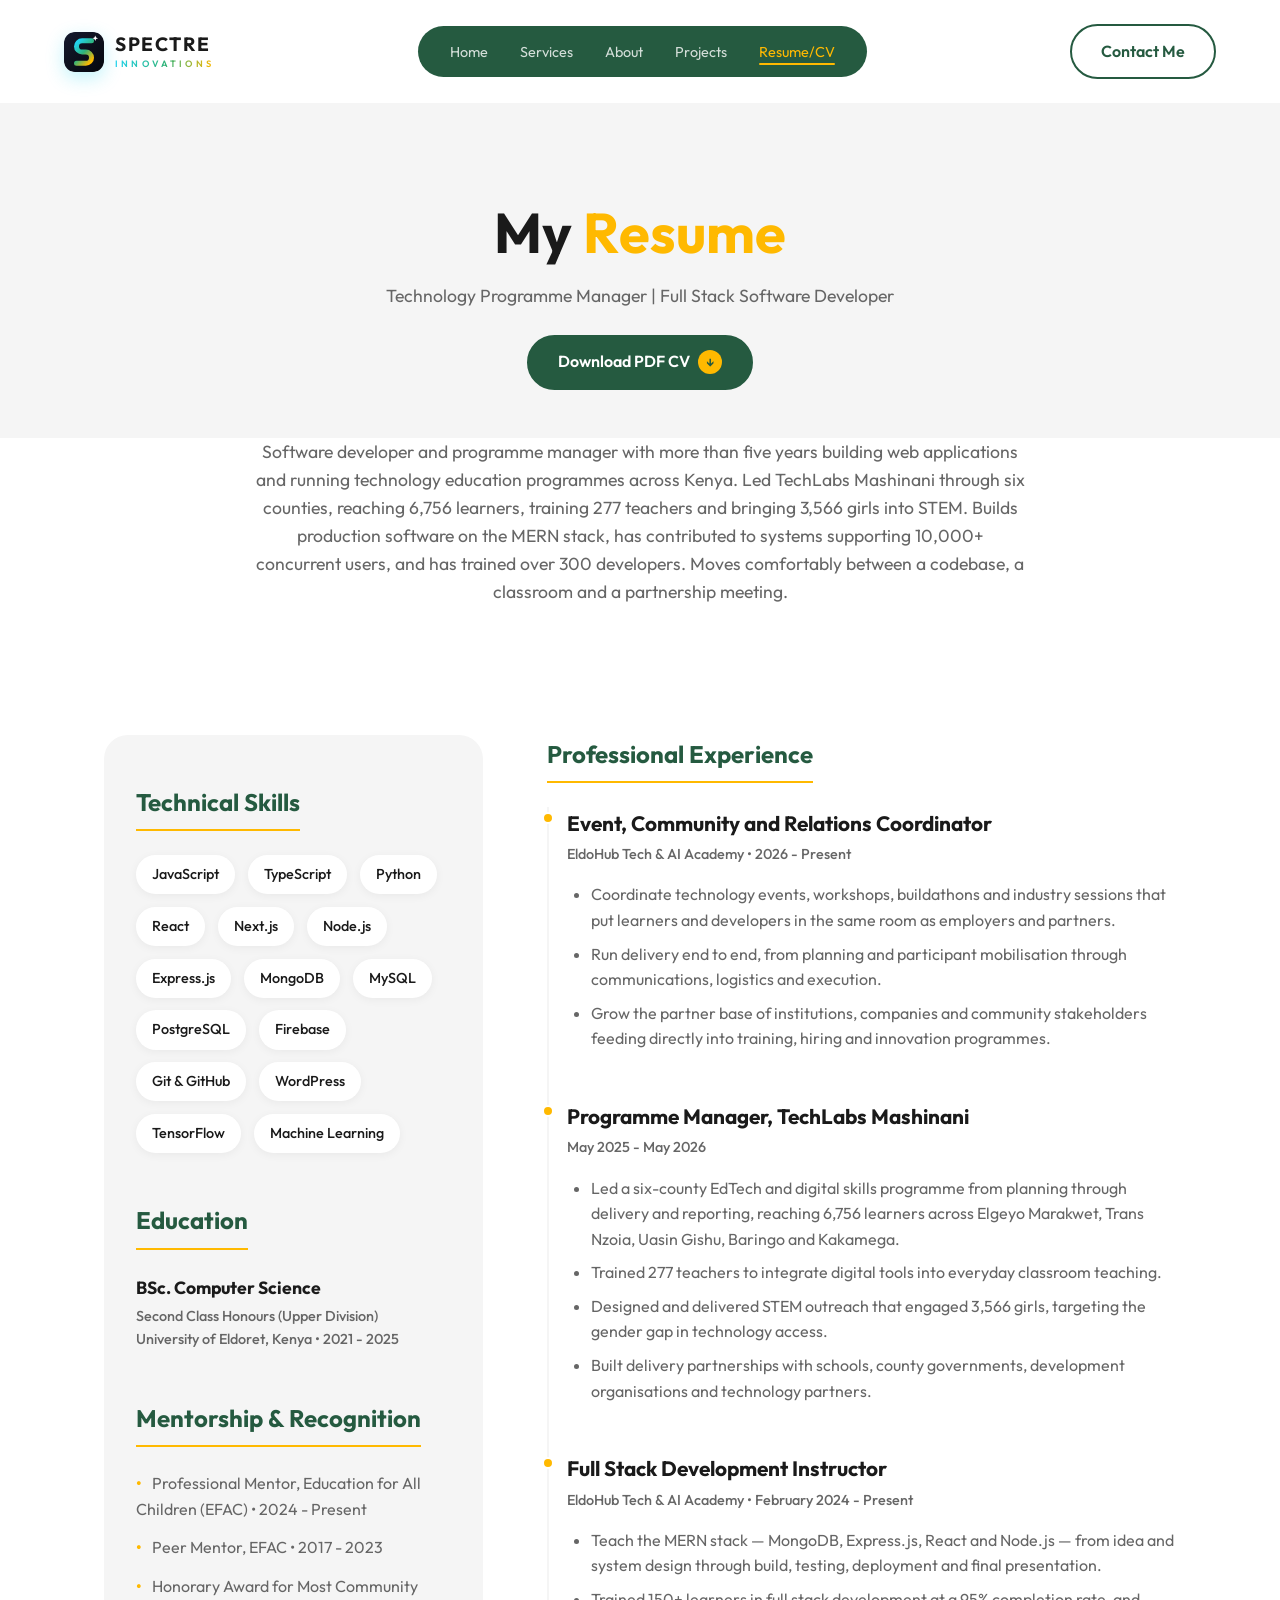
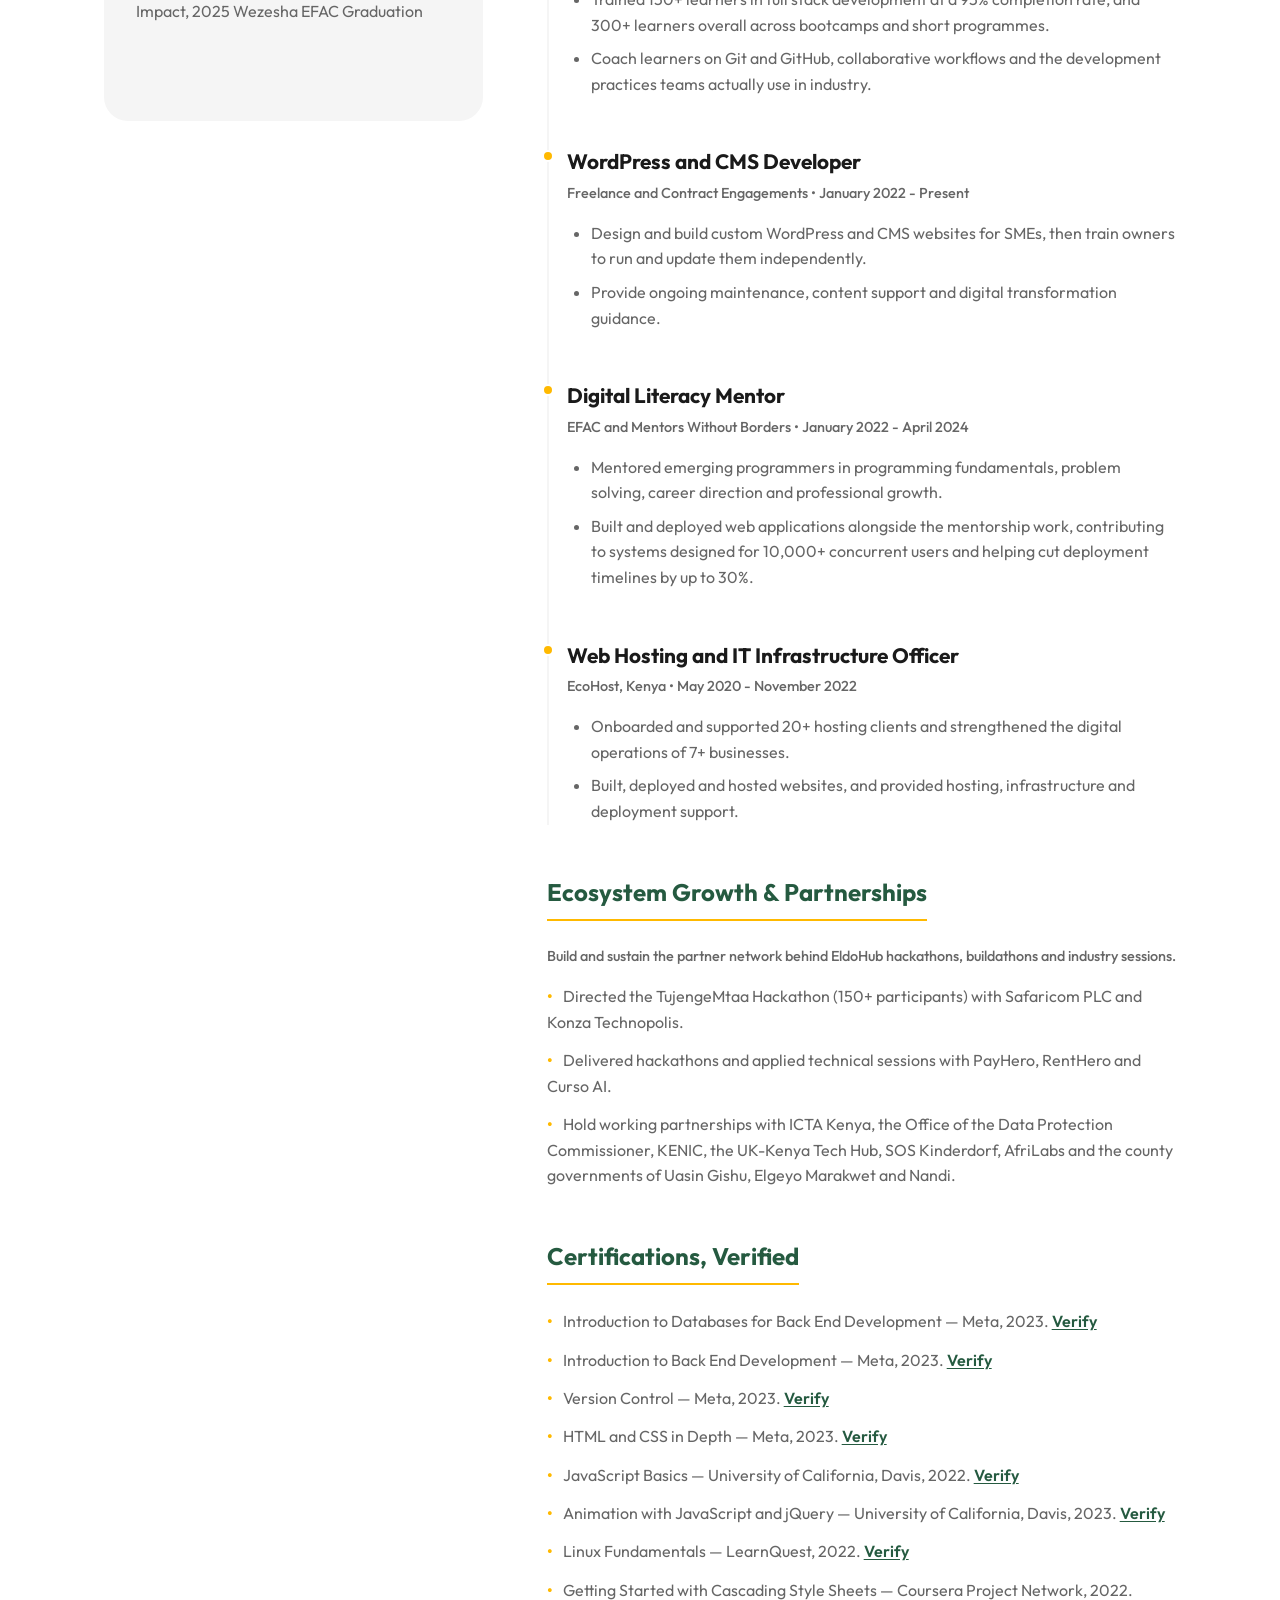
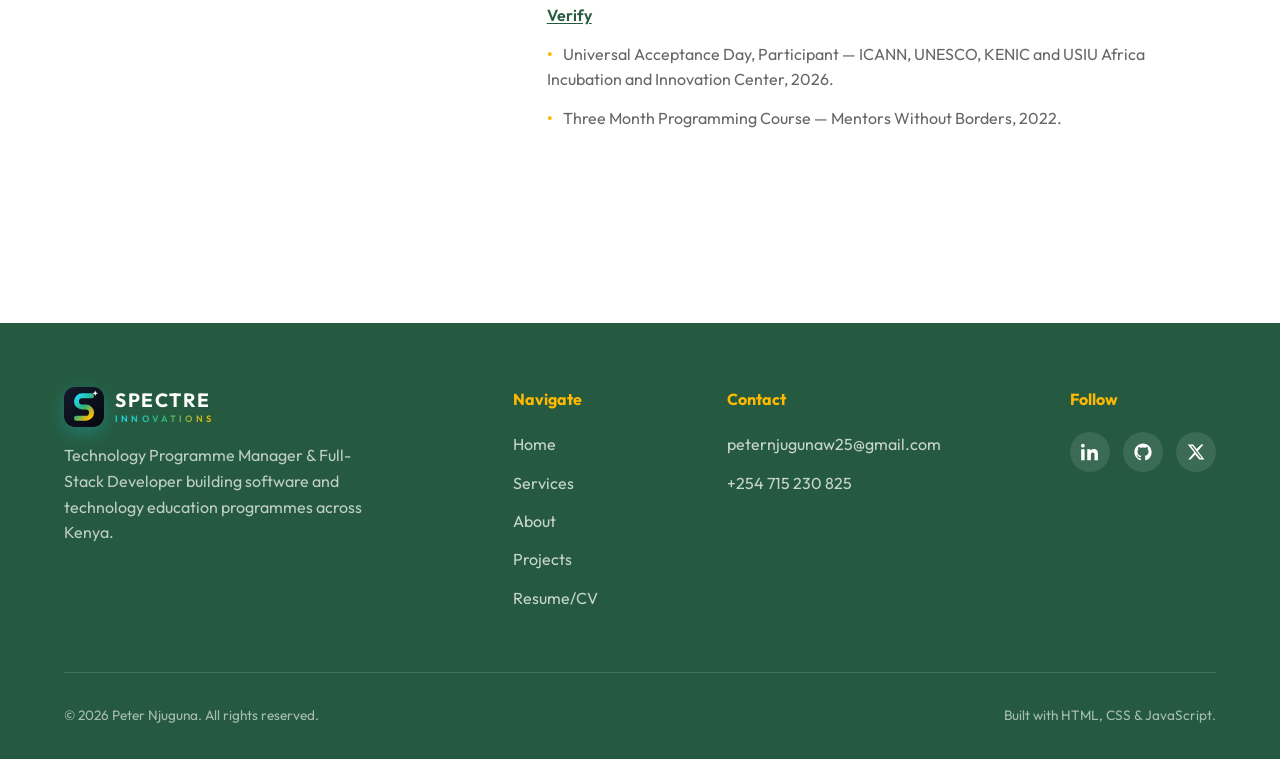
<file: cv.html>
<!DOCTYPE html>
<html lang="en">
<head>
    <meta charset="UTF-8">
    <meta name="viewport" content="width=device-width, initial-scale=1.0">
    <title>Resume / CV | Peter Njuguna</title>
    <!-- Favicon: Spectre Innovations -->
    <link rel="icon" href="/favicon.ico" sizes="48x48">
    <link rel="icon" href="/assets/brand/spectre-icon.svg" type="image/svg+xml">
    <link rel="icon" href="/assets/brand/favicon-192.png" type="image/png" sizes="192x192">
    <link rel="apple-touch-icon" href="/assets/brand/apple-touch-icon.png">
    <link rel="manifest" href="/site.webmanifest">
    <meta name="theme-color" content="#0b0f1a">
    <meta name="description" content="Resume of Peter Njuguna, a Technology Programme Manager and Full-Stack Developer with 5+ years building software and running EdTech programmes across Kenya.">
    <meta name="author" content="Peter Njuguna">
    <link rel="canonical" href="https://peternjugunaportfolio.netlify.app/cv">

    <meta property="og:title" content="Resume / CV | Peter Njuguna">
    <meta property="og:description" content="Resume of Peter Njuguna, a Technology Programme Manager and Full-Stack Developer with 5+ years of experience.">
    <meta property="og:type" content="website">
    <meta property="og:url" content="https://peternjugunaportfolio.netlify.app/cv">
    <meta property="og:site_name" content="Peter Njuguna Portfolio">
    <meta property="og:image" content="https://peternjugunaportfolio.netlify.app/assets/images/og-peter-njuguna.jpg">
    <meta property="og:image:width" content="1200">
    <meta property="og:image:height" content="630">
    <meta property="og:image:alt" content="Peter Njuguna, Technology Programme Manager and Full-Stack Developer, Spectre Innovations">
    <meta property="og:locale" content="en_KE">

    <meta name="twitter:card" content="summary_large_image">
    <meta name="twitter:title" content="Resume / CV | Peter Njuguna">
    <meta name="twitter:description" content="Resume of Peter Njuguna, a Technology Programme Manager and Full-Stack Developer with 5+ years of experience.">
    <meta name="twitter:image" content="https://peternjugunaportfolio.netlify.app/assets/images/og-peter-njuguna.jpg">
    <meta name="twitter:image:alt" content="Peter Njuguna, Technology Programme Manager and Full-Stack Developer, Spectre Innovations">

    <link rel="preconnect" href="https://fonts.googleapis.com">
    <link rel="preconnect" href="https://fonts.gstatic.com" crossorigin>
    <link href="https://fonts.googleapis.com/css2?family=Outfit:wght@400;500;600;700&display=swap" rel="stylesheet">
    <link rel="stylesheet" href="css/style.css">
    <link rel="stylesheet" href="css/motion.css">
</head>
<body class="page-cv">

    <a href="#main-content" class="skip-link">Skip to main content</a>

    <!-- Navigation -->
    <nav class="navbar" aria-label="Main Navigation">
        <a href="index.html" class="logo" aria-label="Spectre Innovations, home">
            <img src="assets/brand/spectre-icon.svg" class="logo-mark" width="40" height="40" alt="">
            <span class="logo-text"><span class="logo-name">SPECTRE</span><span class="logo-sub">INNOVATIONS</span></span>
        </a>
        <ul class="nav-links" id="primary-nav">
            <li><a href="index.html">Home</a></li>
            <li><a href="index.html#services">Services</a></li>
            <li><a href="index.html#about">About</a></li>
            <li><a href="projects.html">Projects</a></li>
            <li><a href="cv.html" class="active" aria-current="page">Resume/CV</a></li>
        </ul>
        <a href="contact.html" class="btn btn-outline">Contact Me</a>
        <button type="button" class="nav-toggle" aria-label="Toggle navigation menu" aria-expanded="false" aria-controls="primary-nav">
            <span></span><span></span><span></span>
        </button>
    </nav>

    <main id="main-content">

    <!-- Page Header -->
    <section class="page-header">
        <h1>My <span class="highlight-text">Resume</span></h1>
        <p>Technology Programme Manager | Full Stack Software Developer</p>
        <a href="assets/documents/Peter_Njuguna_CV.pdf" class="btn btn-primary" style="margin-top: 1.5rem;" download>
            Download PDF CV <span class="icon-circle">↓</span>
        </a>
    </section>

    <!-- Professional Summary -->
    <section class="cv-summary">
        <p>Software developer and programme manager with more than five years building web applications and running technology education programmes across Kenya. Led TechLabs Mashinani through six counties, reaching 6,756 learners, training 277 teachers and bringing 3,566 girls into STEM. Builds production software on the MERN stack, has contributed to systems supporting 10,000+ concurrent users, and has trained over 300 developers. Moves comfortably between a codebase, a classroom and a partnership meeting.</p>
    </section>

    <!-- CV Content Layout -->
    <section class="cv-layout">
        <!-- Sidebar: Skills & Education -->
        <div class="cv-sidebar">
            <div class="cv-section">
                <h3>Technical Skills</h3>
                <div class="skill-tags">
                    <span class="tag">JavaScript</span>
                    <span class="tag">TypeScript</span>
                    <span class="tag">Python</span>
                    <span class="tag">React</span>
                    <span class="tag">Next.js</span>
                    <span class="tag">Node.js</span>
                    <span class="tag">Express.js</span>
                    <span class="tag">MongoDB</span>
                    <span class="tag">MySQL</span>
                    <span class="tag">PostgreSQL</span>
                    <span class="tag">Firebase</span>
                    <span class="tag">Git &amp; GitHub</span>
                    <span class="tag">WordPress</span>
                    <span class="tag">TensorFlow</span>
                    <span class="tag">Machine Learning</span>
                </div>
            </div>

            <div class="cv-section">
                <h3>Education</h3>
                <div class="cv-item">
                    <h4>BSc. Computer Science</h4>
                    <p class="cv-meta">Second Class Honours (Upper Division)</p>
                    <p class="cv-meta">University of Eldoret, Kenya • 2021 - 2025</p>
                </div>
            </div>

            <div class="cv-section">
                <h3>Mentorship &amp; Recognition</h3>
                <ul class="cv-list">
                    <li>Professional Mentor, Education for All Children (EFAC) • 2024 - Present</li>
                    <li>Peer Mentor, EFAC • 2017 - 2023</li>
                    <li>Honorary Award for Most Community Impact, 2025 Wezesha EFAC Graduation</li>
                </ul>
            </div>
        </div>

        <!-- Main Content: Experience -->
        <div class="cv-main">
            <div class="cv-section">
                <h3>Professional Experience</h3>
                
                <div class="timeline">
                    <!-- Job 1 -->
                    <div class="timeline-item">
                        <div class="timeline-dot"></div>
                        <div class="timeline-content">
                            <h4>Event, Community and Relations Coordinator</h4>
                            <p class="cv-meta">EldoHub Tech &amp; AI Academy • 2026 - Present</p>
                            <ul>
                                <li>Coordinate technology events, workshops, buildathons and industry sessions that put learners and developers in the same room as employers and partners.</li>
                                <li>Run delivery end to end, from planning and participant mobilisation through communications, logistics and execution.</li>
                                <li>Grow the partner base of institutions, companies and community stakeholders feeding directly into training, hiring and innovation programmes.</li>
                            </ul>
                        </div>
                    </div>

                    <!-- Job 2 -->
                    <div class="timeline-item">
                        <div class="timeline-dot"></div>
                        <div class="timeline-content">
                            <h4>Programme Manager, TechLabs Mashinani</h4>
                            <p class="cv-meta">May 2025 - May 2026</p>
                            <ul>
                                <li>Led a six-county EdTech and digital skills programme from planning through delivery and reporting, reaching 6,756 learners across Elgeyo Marakwet, Trans Nzoia, Uasin Gishu, Baringo and Kakamega.</li>
                                <li>Trained 277 teachers to integrate digital tools into everyday classroom teaching.</li>
                                <li>Designed and delivered STEM outreach that engaged 3,566 girls, targeting the gender gap in technology access.</li>
                                <li>Built delivery partnerships with schools, county governments, development organisations and technology partners.</li>
                            </ul>
                        </div>
                    </div>

                    <!-- Job 3 -->
                    <div class="timeline-item">
                        <div class="timeline-dot"></div>
                        <div class="timeline-content">
                            <h4>Full Stack Development Instructor</h4>
                            <p class="cv-meta">EldoHub Tech &amp; AI Academy • February 2024 - Present</p>
                            <ul>
                                <li>Teach the MERN stack — MongoDB, Express.js, React and Node.js — from idea and system design through build, testing, deployment and final presentation.</li>
                                <li>Trained 150+ learners in full stack development at a 95% completion rate, and 300+ learners overall across bootcamps and short programmes.</li>
                                <li>Coach learners on Git and GitHub, collaborative workflows and the development practices teams actually use in industry.</li>
                            </ul>
                        </div>
                    </div>

                    <!-- Job 4 -->
                    <div class="timeline-item">
                        <div class="timeline-dot"></div>
                        <div class="timeline-content">
                            <h4>WordPress and CMS Developer</h4>
                            <p class="cv-meta">Freelance and Contract Engagements • January 2022 - Present</p>
                            <ul>
                                <li>Design and build custom WordPress and CMS websites for SMEs, then train owners to run and update them independently.</li>
                                <li>Provide ongoing maintenance, content support and digital transformation guidance.</li>
                            </ul>
                        </div>
                    </div>

                    <!-- Job 5 -->
                    <div class="timeline-item">
                        <div class="timeline-dot"></div>
                        <div class="timeline-content">
                            <h4>Digital Literacy Mentor</h4>
                            <p class="cv-meta">EFAC and Mentors Without Borders • January 2022 - April 2024</p>
                            <ul>
                                <li>Mentored emerging programmers in programming fundamentals, problem solving, career direction and professional growth.</li>
                                <li>Built and deployed web applications alongside the mentorship work, contributing to systems designed for 10,000+ concurrent users and helping cut deployment timelines by up to 30%.</li>
                            </ul>
                        </div>
                    </div>

                    <!-- Job 6 -->
                    <div class="timeline-item">
                        <div class="timeline-dot"></div>
                        <div class="timeline-content">
                            <h4>Web Hosting and IT Infrastructure Officer</h4>
                            <p class="cv-meta">EcoHost, Kenya • May 2020 - November 2022</p>
                            <ul>
                                <li>Onboarded and supported 20+ hosting clients and strengthened the digital operations of 7+ businesses.</li>
                                <li>Built, deployed and hosted websites, and provided hosting, infrastructure and deployment support.</li>
                            </ul>
                        </div>
                    </div>
                </div>
            </div>

            <div class="cv-section">
                <h3>Ecosystem Growth &amp; Partnerships</h3>
                <p class="cv-meta" style="margin-bottom: 1rem;">Build and sustain the partner network behind EldoHub hackathons, buildathons and industry sessions.</p>
                <ul class="cv-list">
                    <li>Directed the TujengeMtaa Hackathon (150+ participants) with Safaricom PLC and Konza Technopolis.</li>
                    <li>Delivered hackathons and applied technical sessions with PayHero, RentHero and Curso AI.</li>
                    <li>Hold working partnerships with ICTA Kenya, the Office of the Data Protection Commissioner, KENIC, the UK-Kenya Tech Hub, SOS Kinderdorf, AfriLabs and the county governments of Uasin Gishu, Elgeyo Marakwet and Nandi.</li>
                </ul>
            </div>

            <div class="cv-section">
                <h3>Certifications, Verified</h3>
                <ul class="cv-list">
                    <li>Introduction to Databases for Back End Development — Meta, 2023. <a href="https://coursera.org/verify/4A5UZUXGJWHY" target="_blank" rel="noopener noreferrer">Verify</a></li>
                    <li>Introduction to Back End Development — Meta, 2023. <a href="https://coursera.org/verify/4C3QWUCYAP3W" target="_blank" rel="noopener noreferrer">Verify</a></li>
                    <li>Version Control — Meta, 2023. <a href="https://coursera.org/verify/XVT27Y677FH8" target="_blank" rel="noopener noreferrer">Verify</a></li>
                    <li>HTML and CSS in Depth — Meta, 2023. <a href="https://coursera.org/verify/WGZMG37SJXMU" target="_blank" rel="noopener noreferrer">Verify</a></li>
                    <li>JavaScript Basics — University of California, Davis, 2022. <a href="https://coursera.org/verify/DYAXNMWY3FAH" target="_blank" rel="noopener noreferrer">Verify</a></li>
                    <li>Animation with JavaScript and jQuery — University of California, Davis, 2023. <a href="https://coursera.org/verify/XX2Z6H7YBX6J" target="_blank" rel="noopener noreferrer">Verify</a></li>
                    <li>Linux Fundamentals — LearnQuest, 2022. <a href="https://coursera.org/verify/NQQ9YXY5V8DC" target="_blank" rel="noopener noreferrer">Verify</a></li>
                    <li>Getting Started with Cascading Style Sheets — Coursera Project Network, 2022. <a href="https://coursera.org/verify/2JZ3PBKT4SNM" target="_blank" rel="noopener noreferrer">Verify</a></li>
                    <li>Universal Acceptance Day, Participant — ICANN, UNESCO, KENIC and USIU Africa Incubation and Innovation Center, 2026.</li>
                    <li>Three Month Programming Course — Mentors Without Borders, 2022.</li>
                </ul>
            </div>
        </div>
    </section>

    </main>

    <!-- Footer -->
    <footer class="site-footer">
        <div class="footer-top">
            <div class="footer-brand">
                <a href="index.html" class="logo" aria-label="Spectre Innovations, home"><img src="assets/brand/spectre-icon.svg" class="logo-mark" width="40" height="40" alt=""><span class="logo-text"><span class="logo-name">SPECTRE</span><span class="logo-sub">INNOVATIONS</span></span></a>
                <p>Technology Programme Manager &amp; Full-Stack Developer building software and technology education programmes across Kenya.</p>
            </div>
            <div class="footer-col">
                <h4>Navigate</h4>
                <ul>
                    <li><a href="index.html">Home</a></li>
                    <li><a href="index.html#services">Services</a></li>
                    <li><a href="index.html#about">About</a></li>
                    <li><a href="projects.html">Projects</a></li>
                    <li><a href="cv.html">Resume/CV</a></li>
                </ul>
            </div>
            <div class="footer-col">
                <h4>Contact</h4>
                <ul>
                    <li><a href="mailto:peternjugunaw25@gmail.com">peternjugunaw25@gmail.com</a></li>
                    <li><a href="tel:+254715230825">+254 715 230 825</a></li>
                </ul>
            </div>
            <div class="footer-col">
                <h4>Follow</h4>
                <div class="footer-social">
                    <a href="https://www.linkedin.com/in/peter-njuguna-04990b240" target="_blank" rel="noopener noreferrer" aria-label="LinkedIn"><svg viewBox="0 0 24 24" width="18" height="18" fill="currentColor" aria-hidden="true"><path d="M4.98 3.5C4.98 4.88 3.87 6 2.5 6S0 4.88 0 3.5 1.11 1 2.5 1s2.48 1.12 2.48 2.5zM.22 8.24h4.56V23H.22V8.24zM8.34 8.24h4.37v2.01h.06c.61-1.15 2.1-2.36 4.32-2.36 4.62 0 5.47 3.04 5.47 6.99V23h-4.55v-6.78c0-1.62-.03-3.7-2.26-3.7-2.26 0-2.6 1.77-2.6 3.59V23H8.34V8.24z"/></svg></a>
                    <a href="https://github.com/peterkariri" target="_blank" rel="noopener noreferrer" aria-label="GitHub"><svg viewBox="0 0 24 24" width="18" height="18" fill="currentColor" aria-hidden="true"><path d="M12 .5C5.65.5.5 5.65.5 12c0 5.08 3.29 9.39 7.86 10.91.57.1.78-.25.78-.55 0-.27-.01-1.16-.02-2.11-3.2.7-3.88-1.36-3.88-1.36-.52-1.34-1.28-1.7-1.28-1.7-1.04-.72.08-.7.08-.7 1.16.08 1.77 1.19 1.77 1.19 1.03 1.77 2.7 1.26 3.36.96.1-.75.4-1.26.73-1.55-2.55-.29-5.24-1.28-5.24-5.69 0-1.26.45-2.29 1.19-3.09-.12-.29-.52-1.46.11-3.05 0 0 .97-.31 3.18 1.18a11 11 0 0 1 5.79 0c2.2-1.49 3.17-1.18 3.17-1.18.63 1.59.23 2.76.11 3.05.74.8 1.18 1.83 1.18 3.09 0 4.42-2.69 5.4-5.25 5.68.41.36.78 1.06.78 2.14 0 1.54-.01 2.79-.01 3.17 0 .3.2.66.79.55A10.53 10.53 0 0 0 23.5 12C23.5 5.65 18.35.5 12 .5z"/></svg></a>
                    <a href="https://twitter.com/peternjuguna" target="_blank" rel="noopener noreferrer" aria-label="Twitter"><svg viewBox="0 0 24 24" width="18" height="18" fill="currentColor" aria-hidden="true"><path d="M18.9 2H22l-7.6 8.7L23.3 22h-6.9l-5.4-6.6L4.8 22H1.6l8.1-9.3L1 2h7l4.9 6.1L18.9 2zm-1.2 18h1.9L7.4 3.9H5.4L17.7 20z"/></svg></a>
                </div>
            </div>
        </div>
        <div class="footer-bottom">
            <p>&copy; 2026 Peter Njuguna. All rights reserved.</p>
            <p>Built with HTML, CSS &amp; JavaScript.</p>
        </div>
    </footer>

    <script src="js/main.js"></script>
    <script src="js/motion.js"></script>
</body>
</html>
</file>
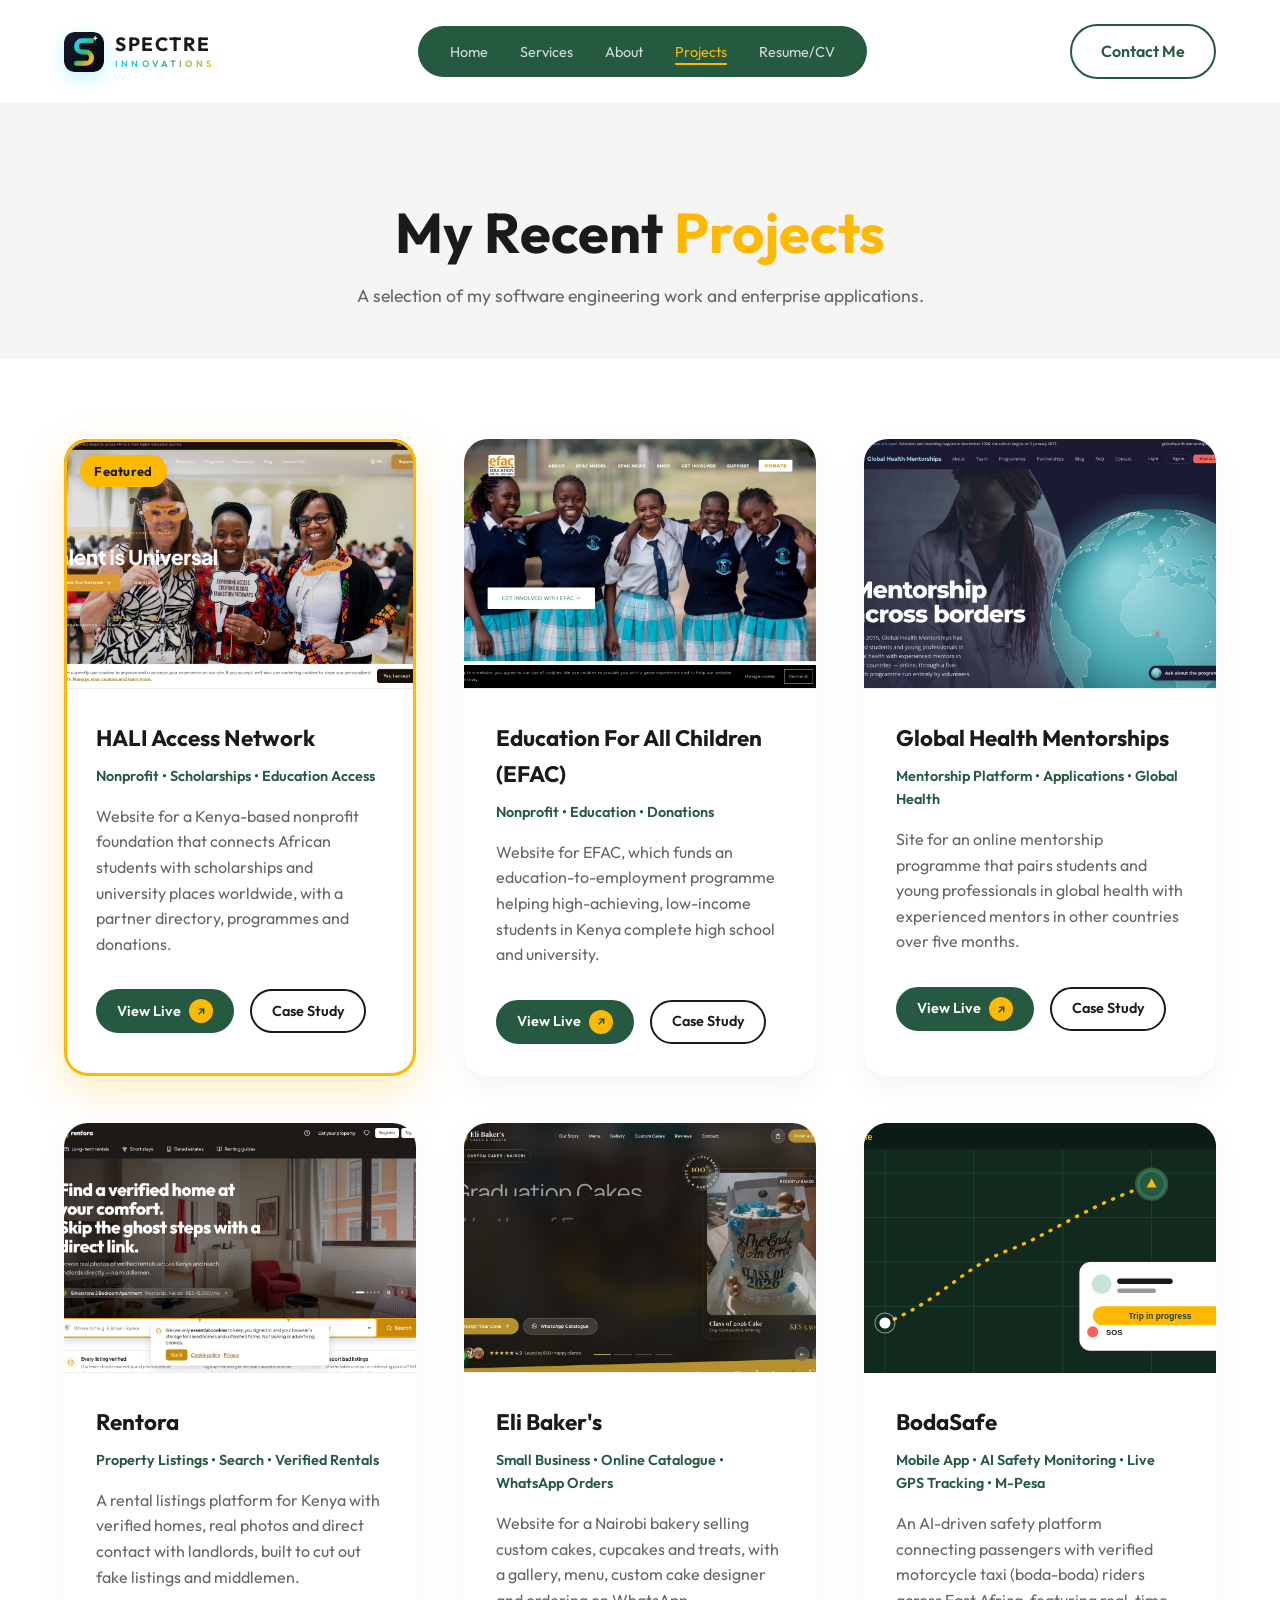
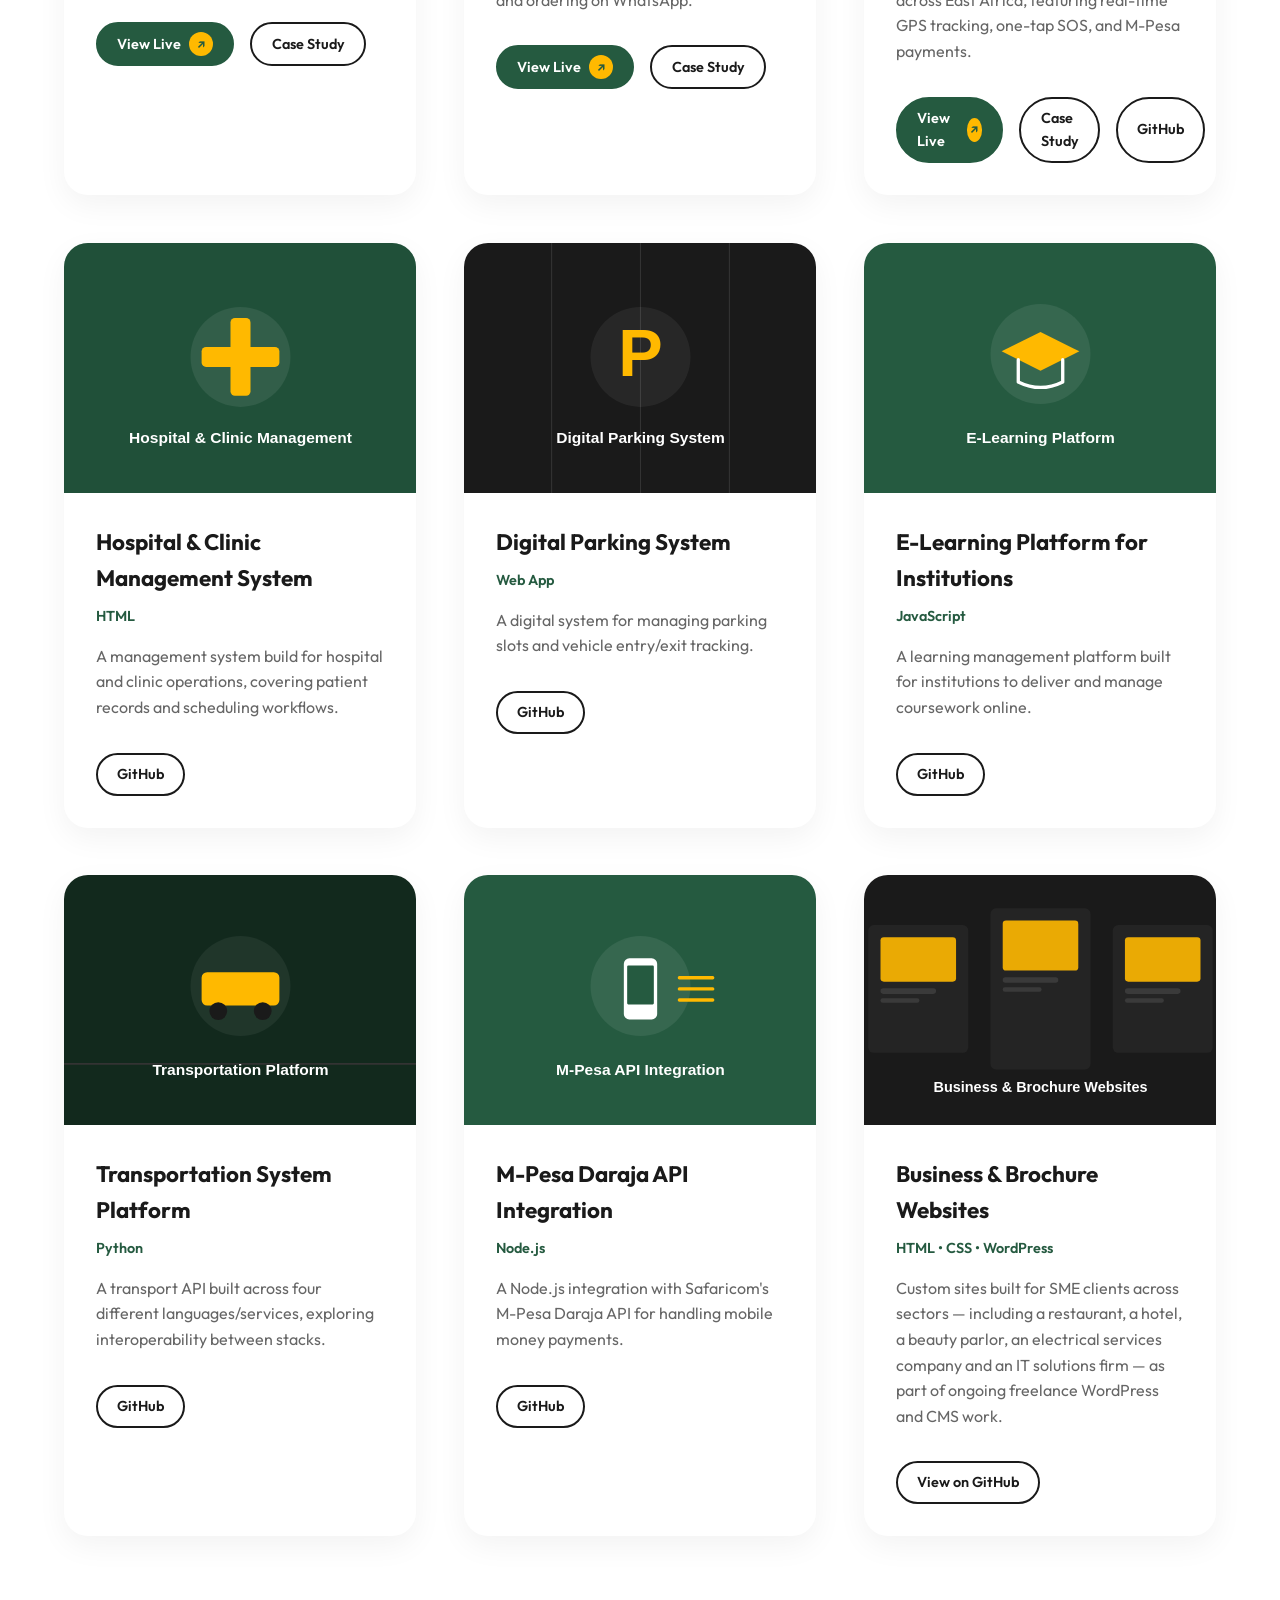
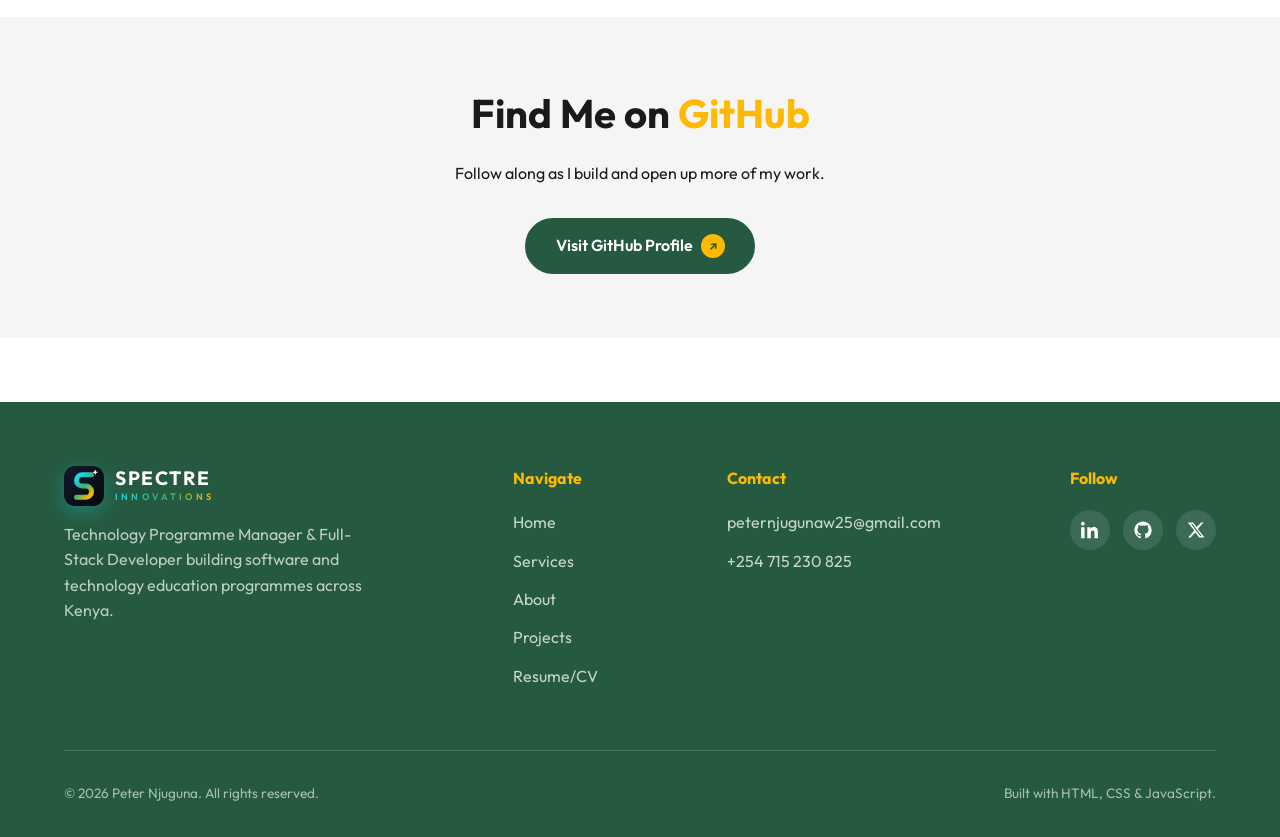
<file: projects.html>
<!DOCTYPE html>
<html lang="en">
<head>
    <meta charset="UTF-8">
    <meta name="viewport" content="width=device-width, initial-scale=1.0">
    <title>Projects | Peter Njuguna</title>
    <!-- Favicon: Spectre Innovations -->
    <link rel="icon" href="/favicon.ico" sizes="48x48">
    <link rel="icon" href="/assets/brand/spectre-icon.svg" type="image/svg+xml">
    <link rel="icon" href="/assets/brand/favicon-192.png" type="image/png" sizes="192x192">
    <link rel="apple-touch-icon" href="/assets/brand/apple-touch-icon.png">
    <link rel="manifest" href="/site.webmanifest">
    <meta name="theme-color" content="#0b0f1a">
    <meta name="description" content="A selection of Peter Njuguna's web development work, including BodaSafe, an AI-driven motorcycle taxi safety platform for East Africa.">
    <meta name="author" content="Peter Njuguna">
    <link rel="canonical" href="https://peternjugunaportfolio.netlify.app/projects">

    <meta property="og:title" content="Projects | Peter Njuguna">
    <meta property="og:description" content="A selection of Peter Njuguna's web development work, including BodaSafe, an AI-driven motorcycle taxi safety platform.">
    <meta property="og:type" content="website">
    <meta property="og:url" content="https://peternjugunaportfolio.netlify.app/projects">
    <meta property="og:site_name" content="Peter Njuguna Portfolio">
    <meta property="og:image" content="https://peternjugunaportfolio.netlify.app/assets/images/og-peter-njuguna.jpg">
    <meta property="og:image:width" content="1200">
    <meta property="og:image:height" content="630">
    <meta property="og:image:alt" content="Peter Njuguna, Technology Programme Manager and Full-Stack Developer, Spectre Innovations">
    <meta property="og:locale" content="en_KE">

    <meta name="twitter:card" content="summary_large_image">
    <meta name="twitter:title" content="Projects | Peter Njuguna">
    <meta name="twitter:description" content="A selection of Peter Njuguna's web development work, including BodaSafe, an AI-driven motorcycle taxi safety platform.">
    <meta name="twitter:image" content="https://peternjugunaportfolio.netlify.app/assets/images/og-peter-njuguna.jpg">
    <meta name="twitter:image:alt" content="Peter Njuguna, Technology Programme Manager and Full-Stack Developer, Spectre Innovations">

    <link rel="preconnect" href="https://fonts.googleapis.com">
    <link rel="preconnect" href="https://fonts.gstatic.com" crossorigin>
    <link href="https://fonts.googleapis.com/css2?family=Outfit:wght@400;500;600;700&display=swap" rel="stylesheet">
    <link rel="stylesheet" href="css/style.css">
    <link rel="stylesheet" href="css/motion.css">
</head>
<body class="page-projects">

    <a href="#main-content" class="skip-link">Skip to main content</a>

    <!-- Navigation -->
    <nav class="navbar" aria-label="Main Navigation">
        <a href="index.html" class="logo" aria-label="Spectre Innovations, home">
            <img src="assets/brand/spectre-icon.svg" class="logo-mark" width="40" height="40" alt="">
            <span class="logo-text"><span class="logo-name">SPECTRE</span><span class="logo-sub">INNOVATIONS</span></span>
        </a>
        <ul class="nav-links" id="primary-nav">
            <li><a href="index.html">Home</a></li>
            <li><a href="index.html#services">Services</a></li>
            <li><a href="index.html#about">About</a></li>
            <li><a href="projects.html" class="active" aria-current="page">Projects</a></li>
            <li><a href="cv.html">Resume/CV</a></li>
        </ul>
        <a href="contact.html" class="btn btn-outline">Contact Me</a>
        <button type="button" class="nav-toggle" aria-label="Toggle navigation menu" aria-expanded="false" aria-controls="primary-nav">
            <span></span><span></span><span></span>
        </button>
    </nav>

    <main id="main-content">

    <!-- Page Header -->
    <section class="page-header">
        <h1>My Recent <span class="highlight-text">Projects</span></h1>
        <p>A selection of my software engineering work and enterprise applications.</p>
    </section>

    <!-- Projects Grid -->
    <section class="projects-grid-section" aria-labelledby="projects-heading">
        <h2 id="projects-heading" class="sr-only">Project List</h2>
        <div class="projects-grid-multipage">
            <!-- HALI Access Network -->
            <div class="project-card-full project-card-featured">
                <span class="project-badge">Featured</span>
                <div class="project-img-wrapper project-img-screenshot">
                    <img src="assets/images/project-hali-access.jpg" alt="HALI Access Network homepage" loading="lazy" width="1280" height="800">
                </div>
                <div class="project-info-full">
                    <h3>HALI Access Network</h3>
                    <p class="tech-stack">Nonprofit • Scholarships • Education Access</p>
                    <p class="project-desc">Website for a Kenya-based nonprofit foundation that connects African students with scholarships and university places worldwide, with a partner directory, programmes and donations.</p>
                    <div class="project-links">
                        <a href="https://haliaccess.org/" class="btn btn-primary btn-small" target="_blank" rel="noopener noreferrer">View Live <span class="icon-circle">↗</span></a>
                        <a href="work/hali-access.html" class="btn btn-secondary btn-small">Case Study</a>
                    </div>
                </div>
            </div>

            <!-- Education For All Children (EFAC) -->
            <div class="project-card-full">
                <div class="project-img-wrapper project-img-screenshot">
                    <img src="assets/images/project-efac.jpg" alt="Education For All Children (EFAC) homepage" loading="lazy" width="1280" height="800">
                </div>
                <div class="project-info-full">
                    <h3>Education For All Children (EFAC)</h3>
                    <p class="tech-stack">Nonprofit • Education • Donations</p>
                    <p class="project-desc">Website for EFAC, which funds an education-to-employment programme helping high-achieving, low-income students in Kenya complete high school and university.</p>
                    <div class="project-links">
                        <a href="https://www.efac.org/" class="btn btn-primary btn-small" target="_blank" rel="noopener noreferrer">View Live <span class="icon-circle">↗</span></a>
                        <a href="work/efac.html" class="btn btn-secondary btn-small">Case Study</a>
                    </div>
                </div>
            </div>

            <!-- Global Health Mentorships -->
            <div class="project-card-full">
                <div class="project-img-wrapper project-img-screenshot">
                    <img src="assets/images/project-global-health.jpg" alt="Global Health Mentorships homepage" loading="lazy" width="1280" height="800">
                </div>
                <div class="project-info-full">
                    <h3>Global Health Mentorships</h3>
                    <p class="tech-stack">Mentorship Platform • Applications • Global Health</p>
                    <p class="project-desc">Site for an online mentorship programme that pairs students and young professionals in global health with experienced mentors in other countries over five months.</p>
                    <div class="project-links">
                        <a href="https://globalhealthworld.netlify.app/" class="btn btn-primary btn-small" target="_blank" rel="noopener noreferrer">View Live <span class="icon-circle">↗</span></a>
                        <a href="work/global-health-mentorships.html" class="btn btn-secondary btn-small">Case Study</a>
                    </div>
                </div>
            </div>

            <!-- Rentora -->
            <div class="project-card-full">
                <div class="project-img-wrapper project-img-screenshot">
                    <img src="assets/images/project-rentora.jpg" alt="Rentora rental listings homepage" loading="lazy" width="1280" height="800">
                </div>
                <div class="project-info-full">
                    <h3>Rentora</h3>
                    <p class="tech-stack">Property Listings • Search • Verified Rentals</p>
                    <p class="project-desc">A rental listings platform for Kenya with verified homes, real photos and direct contact with landlords, built to cut out fake listings and middlemen.</p>
                    <div class="project-links">
                        <a href="https://dazzling-gingersnap-b591b1.netlify.app/" class="btn btn-primary btn-small" target="_blank" rel="noopener noreferrer">View Live <span class="icon-circle">↗</span></a>
                        <a href="work/rentora.html" class="btn btn-secondary btn-small">Case Study</a>
                    </div>
                </div>
            </div>

            <!-- Eli Baker's -->
            <div class="project-card-full">
                <div class="project-img-wrapper project-img-screenshot">
                    <img src="assets/images/project-eli-bakers.jpg" alt="Eli Baker's cake shop homepage" loading="lazy" width="1280" height="800">
                </div>
                <div class="project-info-full">
                    <h3>Eli Baker's</h3>
                    <p class="tech-stack">Small Business • Online Catalogue • WhatsApp Orders</p>
                    <p class="project-desc">Website for a Nairobi bakery selling custom cakes, cupcakes and treats, with a gallery, menu, custom cake designer and ordering on WhatsApp.</p>
                    <div class="project-links">
                        <a href="https://eli-bakers-beta.vercel.app/" class="btn btn-primary btn-small" target="_blank" rel="noopener noreferrer">View Live <span class="icon-circle">↗</span></a>
                        <a href="work/eli-bakers.html" class="btn btn-secondary btn-small">Case Study</a>
                    </div>
                </div>
            </div>

            <!-- Project 1: BodaSafe -->
            <div class="project-card-full">
                <div class="project-img-wrapper">
                    <img src="assets/images/project-bodasafe.svg" alt="BodaSafe app interface preview">
                </div>
                <div class="project-info-full">
                    <h3>BodaSafe</h3>
                    <p class="tech-stack">Mobile App • AI Safety Monitoring • Live GPS Tracking • M-Pesa</p>
                    <p class="project-desc">An AI-driven safety platform connecting passengers with verified motorcycle taxi (boda-boda) riders across East Africa, featuring real-time GPS tracking, one-tap SOS, and M-Pesa payments.</p>
                    <div class="project-links">
                        <a href="https://bodasafe.vercel.app" class="btn btn-primary btn-small" target="_blank" rel="noopener noreferrer">View Live <span class="icon-circle">↗</span></a>
                        <a href="work/bodasafe.html" class="btn btn-secondary btn-small">Case Study</a>
                        <a href="https://github.com/peterkariri/bodasafe" class="btn btn-secondary btn-small" target="_blank" rel="noopener noreferrer">GitHub</a>
                    </div>
                </div>
            </div>

            <!-- Project 2: Hospital & Clinic Management -->
            <div class="project-card-full">
                <div class="project-img-wrapper">
                    <img src="assets/images/project-hospital.svg" alt="Hospital and Clinic Management System preview">
                </div>
                <div class="project-info-full">
                    <h3>Hospital &amp; Clinic Management System</h3>
                    <p class="tech-stack">HTML</p>
                    <p class="project-desc">A management system build for hospital and clinic operations, covering patient records and scheduling workflows.</p>
                    <div class="project-links">
                        <a href="https://github.com/peterkariri/hospital" class="btn btn-secondary btn-small" target="_blank" rel="noopener noreferrer">GitHub</a>
                    </div>
                </div>
            </div>

            <!-- Project 3: Digital Parking System -->
            <div class="project-card-full">
                <div class="project-img-wrapper">
                    <img src="assets/images/project-parking.svg" alt="Digital Parking System preview">
                </div>
                <div class="project-info-full">
                    <h3>Digital Parking System</h3>
                    <p class="tech-stack">Web App</p>
                    <p class="project-desc">A digital system for managing parking slots and vehicle entry/exit tracking.</p>
                    <div class="project-links">
                        <a href="https://github.com/peterkariri/parkingsystem" class="btn btn-secondary btn-small" target="_blank" rel="noopener noreferrer">GitHub</a>
                    </div>
                </div>
            </div>

            <!-- Project 4: E-Learning Platform -->
            <div class="project-card-full">
                <div class="project-img-wrapper">
                    <img src="assets/images/project-lms.svg" alt="E-Learning Platform for institutions preview">
                </div>
                <div class="project-info-full">
                    <h3>E-Learning Platform for Institutions</h3>
                    <p class="tech-stack">JavaScript</p>
                    <p class="project-desc">A learning management platform built for institutions to deliver and manage coursework online.</p>
                    <div class="project-links">
                        <a href="https://github.com/peterkariri/e-learning-for-institutions" class="btn btn-secondary btn-small" target="_blank" rel="noopener noreferrer">GitHub</a>
                    </div>
                </div>
            </div>

            <!-- Project 5: Transportation System Platform -->
            <div class="project-card-full">
                <div class="project-img-wrapper">
                    <img src="assets/images/project-transport.svg" alt="Transportation System Platform preview">
                </div>
                <div class="project-info-full">
                    <h3>Transportation System Platform</h3>
                    <p class="tech-stack">Python</p>
                    <p class="project-desc">A transport API built across four different languages/services, exploring interoperability between stacks.</p>
                    <div class="project-links">
                        <a href="https://github.com/peterkariri/transportation-system-platform" class="btn btn-secondary btn-small" target="_blank" rel="noopener noreferrer">GitHub</a>
                    </div>
                </div>
            </div>

            <!-- Project 6: M-Pesa Daraja API -->
            <div class="project-card-full">
                <div class="project-img-wrapper">
                    <img src="assets/images/project-mpesa.svg" alt="M-Pesa Daraja API integration preview">
                </div>
                <div class="project-info-full">
                    <h3>M-Pesa Daraja API Integration</h3>
                    <p class="tech-stack">Node.js</p>
                    <p class="project-desc">A Node.js integration with Safaricom's M-Pesa Daraja API for handling mobile money payments.</p>
                    <div class="project-links">
                        <a href="https://github.com/peterkariri/Mpesa-Daraja-Api-NODE.JS" class="btn btn-secondary btn-small" target="_blank" rel="noopener noreferrer">GitHub</a>
                    </div>
                </div>
            </div>

            <!-- Project 7: Business & Brochure Websites -->
            <div class="project-card-full">
                <div class="project-img-wrapper">
                    <img src="assets/images/project-business-sites.svg" alt="Business and brochure websites preview">
                </div>
                <div class="project-info-full">
                    <h3>Business &amp; Brochure Websites</h3>
                    <p class="tech-stack">HTML • CSS • WordPress</p>
                    <p class="project-desc">Custom sites built for SME clients across sectors — including a restaurant, a hotel, a beauty parlor, an electrical services company and an IT solutions firm — as part of ongoing freelance WordPress and CMS work.</p>
                    <div class="project-links">
                        <a href="https://github.com/peterkariri?tab=repositories&amp;q=website" class="btn btn-secondary btn-small" target="_blank" rel="noopener noreferrer">View on GitHub</a>
                    </div>
                </div>
            </div>

        </div>
    </section>

    <!-- GitHub Integration Section -->
    <section class="github-section" aria-labelledby="github-heading">
        <div class="github-container">
            <h2 id="github-heading">Find Me on <span class="highlight-text">GitHub</span></h2>
            <p>Follow along as I build and open up more of my work.</p>
            <a href="https://github.com/peterkariri" class="btn btn-primary" target="_blank" rel="noopener noreferrer">
                Visit GitHub Profile <span class="icon-circle">↗</span>
            </a>
        </div>
    </section>

    </main>

    <!-- Footer -->
    <footer class="site-footer">
        <div class="footer-top">
            <div class="footer-brand">
                <a href="index.html" class="logo" aria-label="Spectre Innovations, home"><img src="assets/brand/spectre-icon.svg" class="logo-mark" width="40" height="40" alt=""><span class="logo-text"><span class="logo-name">SPECTRE</span><span class="logo-sub">INNOVATIONS</span></span></a>
                <p>Technology Programme Manager &amp; Full-Stack Developer building software and technology education programmes across Kenya.</p>
            </div>
            <div class="footer-col">
                <h4>Navigate</h4>
                <ul>
                    <li><a href="index.html">Home</a></li>
                    <li><a href="index.html#services">Services</a></li>
                    <li><a href="index.html#about">About</a></li>
                    <li><a href="projects.html">Projects</a></li>
                    <li><a href="cv.html">Resume/CV</a></li>
                </ul>
            </div>
            <div class="footer-col">
                <h4>Contact</h4>
                <ul>
                    <li><a href="mailto:peternjugunaw25@gmail.com">peternjugunaw25@gmail.com</a></li>
                    <li><a href="tel:+254715230825">+254 715 230 825</a></li>
                </ul>
            </div>
            <div class="footer-col">
                <h4>Follow</h4>
                <div class="footer-social">
                    <a href="https://www.linkedin.com/in/peter-njuguna-04990b240" target="_blank" rel="noopener noreferrer" aria-label="LinkedIn"><svg viewBox="0 0 24 24" width="18" height="18" fill="currentColor" aria-hidden="true"><path d="M4.98 3.5C4.98 4.88 3.87 6 2.5 6S0 4.88 0 3.5 1.11 1 2.5 1s2.48 1.12 2.48 2.5zM.22 8.24h4.56V23H.22V8.24zM8.34 8.24h4.37v2.01h.06c.61-1.15 2.1-2.36 4.32-2.36 4.62 0 5.47 3.04 5.47 6.99V23h-4.55v-6.78c0-1.62-.03-3.7-2.26-3.7-2.26 0-2.6 1.77-2.6 3.59V23H8.34V8.24z"/></svg></a>
                    <a href="https://github.com/peterkariri" target="_blank" rel="noopener noreferrer" aria-label="GitHub"><svg viewBox="0 0 24 24" width="18" height="18" fill="currentColor" aria-hidden="true"><path d="M12 .5C5.65.5.5 5.65.5 12c0 5.08 3.29 9.39 7.86 10.91.57.1.78-.25.78-.55 0-.27-.01-1.16-.02-2.11-3.2.7-3.88-1.36-3.88-1.36-.52-1.34-1.28-1.7-1.28-1.7-1.04-.72.08-.7.08-.7 1.16.08 1.77 1.19 1.77 1.19 1.03 1.77 2.7 1.26 3.36.96.1-.75.4-1.26.73-1.55-2.55-.29-5.24-1.28-5.24-5.69 0-1.26.45-2.29 1.19-3.09-.12-.29-.52-1.46.11-3.05 0 0 .97-.31 3.18 1.18a11 11 0 0 1 5.79 0c2.2-1.49 3.17-1.18 3.17-1.18.63 1.59.23 2.76.11 3.05.74.8 1.18 1.83 1.18 3.09 0 4.42-2.69 5.4-5.25 5.68.41.36.78 1.06.78 2.14 0 1.54-.01 2.79-.01 3.17 0 .3.2.66.79.55A10.53 10.53 0 0 0 23.5 12C23.5 5.65 18.35.5 12 .5z"/></svg></a>
                    <a href="https://twitter.com/peternjuguna" target="_blank" rel="noopener noreferrer" aria-label="Twitter"><svg viewBox="0 0 24 24" width="18" height="18" fill="currentColor" aria-hidden="true"><path d="M18.9 2H22l-7.6 8.7L23.3 22h-6.9l-5.4-6.6L4.8 22H1.6l8.1-9.3L1 2h7l4.9 6.1L18.9 2zm-1.2 18h1.9L7.4 3.9H5.4L17.7 20z"/></svg></a>
                </div>
            </div>
        </div>
        <div class="footer-bottom">
            <p>&copy; 2026 Peter Njuguna. All rights reserved.</p>
            <p>Built with HTML, CSS &amp; JavaScript.</p>
        </div>
    </footer>

    <script src="js/main.js"></script>
    <script src="js/motion.js"></script>
</body>
</html>
</file>
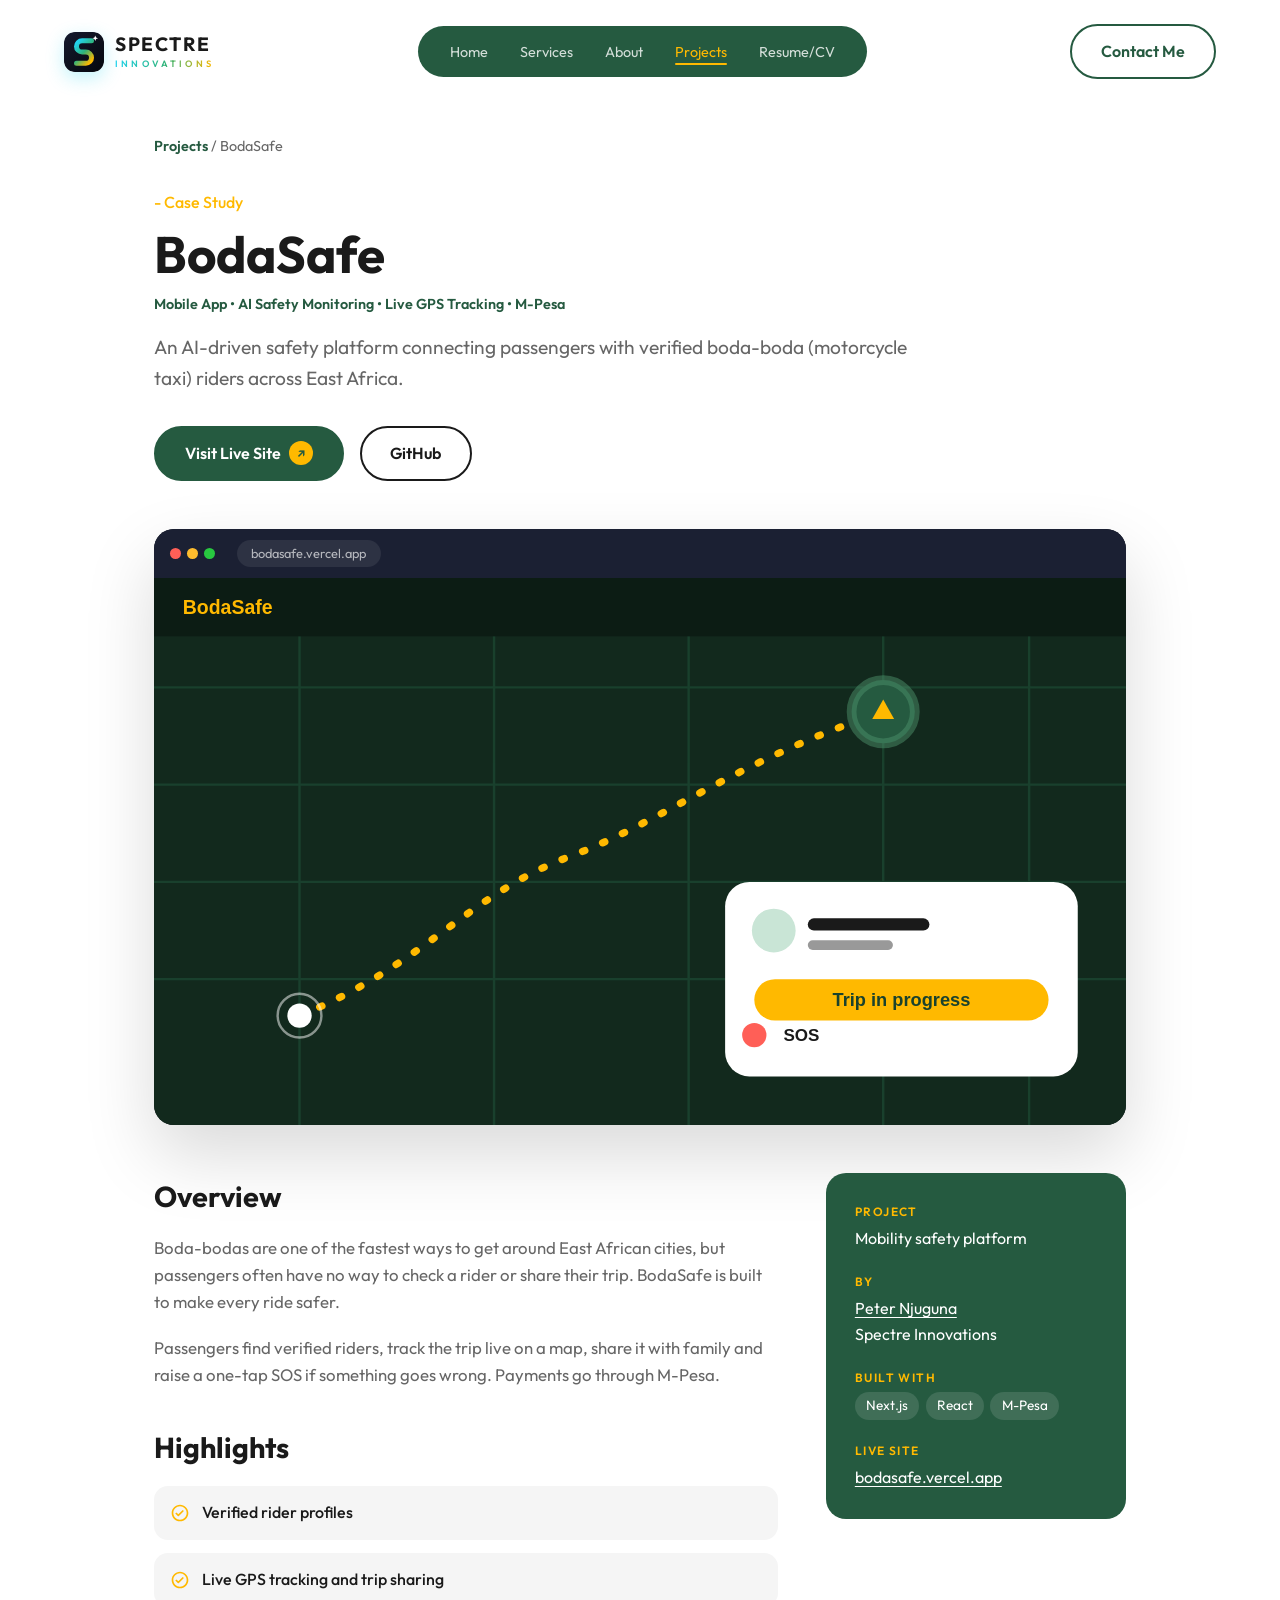
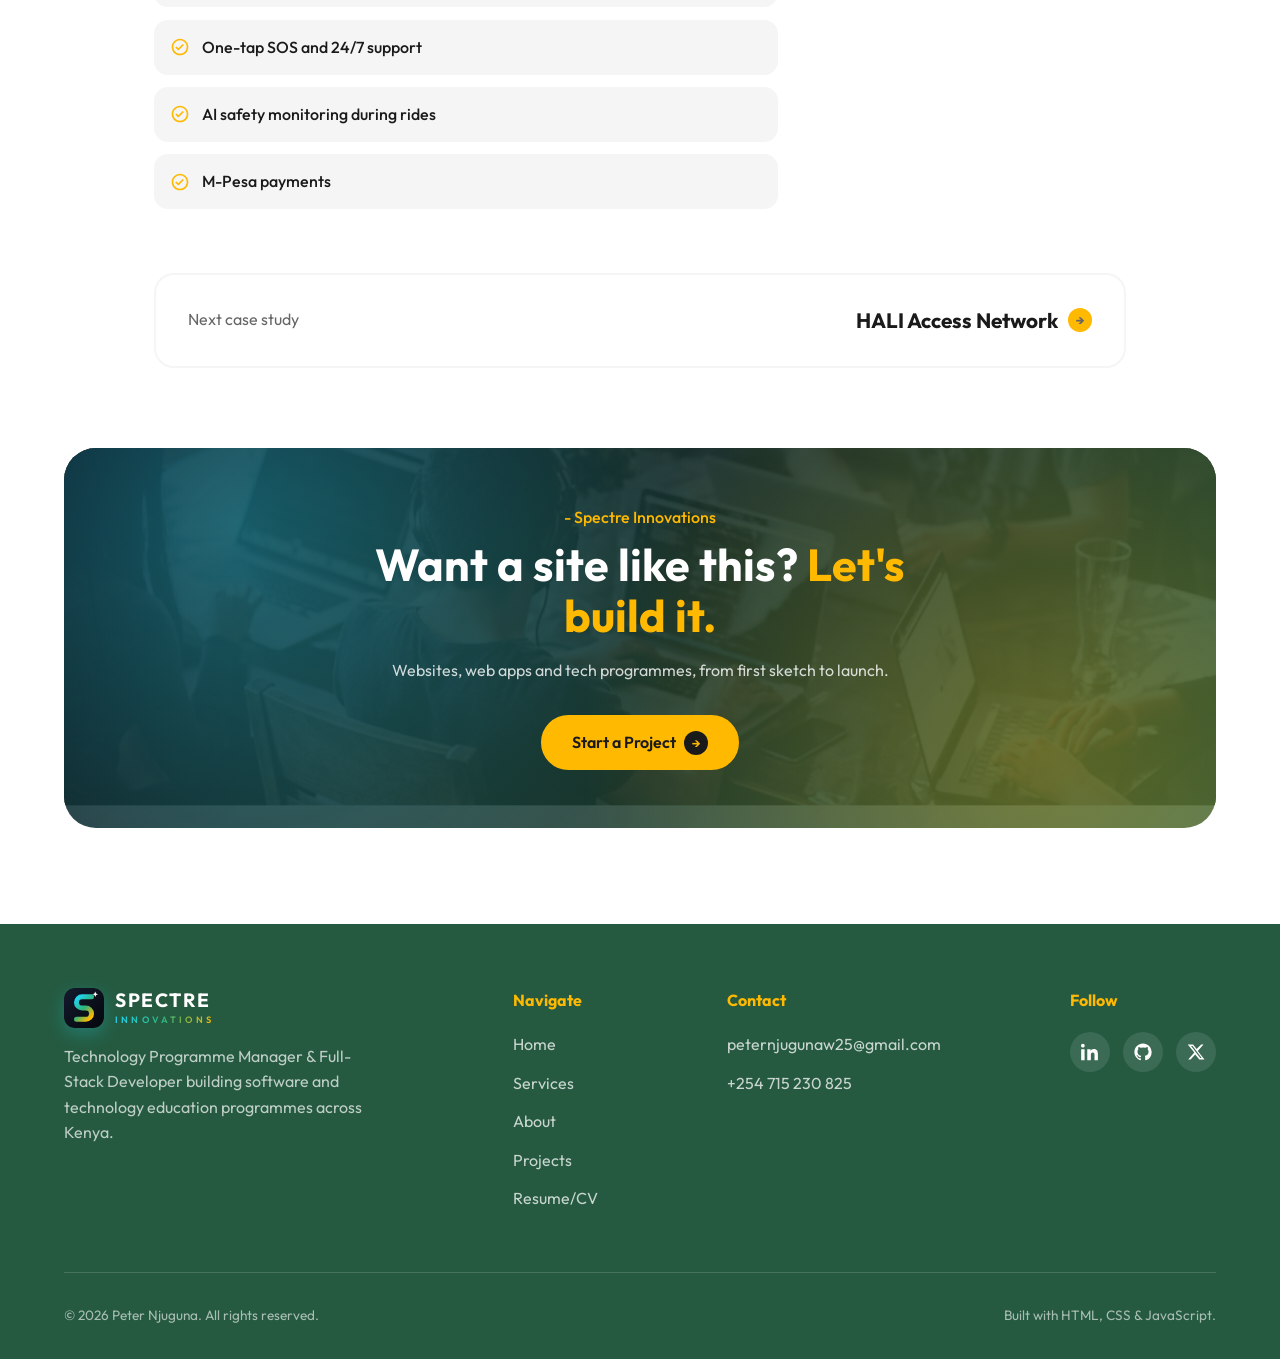
<file: work/bodasafe.html>
<!DOCTYPE html>
<html lang="en">
<head>
    <meta charset="UTF-8">
    <meta name="viewport" content="width=device-width, initial-scale=1.0">
    <title>BodaSafe | Case Study by Peter Njuguna</title>
    <!-- Favicon: Spectre Innovations -->
    <link rel="icon" href="/favicon.ico" sizes="48x48">
    <link rel="icon" href="/assets/brand/spectre-icon.svg" type="image/svg+xml">
    <link rel="icon" href="/assets/brand/favicon-192.png" type="image/png" sizes="192x192">
    <link rel="apple-touch-icon" href="/assets/brand/apple-touch-icon.png">
    <link rel="manifest" href="/site.webmanifest">
    <meta name="theme-color" content="#0b0f1a">
    <meta name="description" content="An AI-driven safety platform connecting passengers with verified boda-boda (motorcycle taxi) riders across East Africa. A project by Peter Njuguna, Full-Stack Developer, Spectre Innovations.">
    <meta name="author" content="Peter Njuguna">
    <link rel="canonical" href="https://peternjugunaportfolio.netlify.app/work/bodasafe">

    <meta property="og:title" content="BodaSafe | Case Study by Peter Njuguna">
    <meta property="og:description" content="An AI-driven safety platform connecting passengers with verified boda-boda (motorcycle taxi) riders across East Africa. A project by Peter Njuguna, Full-Stack Developer, Spectre Innovations.">
    <meta property="og:type" content="article">
    <meta property="og:url" content="https://peternjugunaportfolio.netlify.app/work/bodasafe">
    <meta property="og:site_name" content="Peter Njuguna Portfolio">
    <meta property="og:image" content="https://peternjugunaportfolio.netlify.app/assets/images/og-peter-njuguna.jpg">
    <meta property="og:image:width" content="1200">
    <meta property="og:image:height" content="630">
    <meta property="og:image:alt" content="Peter Njuguna, Technology Programme Manager and Full-Stack Developer, Spectre Innovations">
    <meta property="og:locale" content="en_KE">

    <meta name="twitter:card" content="summary_large_image">
    <meta name="twitter:title" content="BodaSafe | Case Study by Peter Njuguna">
    <meta name="twitter:description" content="An AI-driven safety platform connecting passengers with verified boda-boda (motorcycle taxi) riders across East Africa. A project by Peter Njuguna, Full-Stack Developer, Spectre Innovations.">
    <meta name="twitter:image" content="https://peternjugunaportfolio.netlify.app/assets/images/og-peter-njuguna.jpg">
    <meta name="twitter:image:alt" content="Peter Njuguna, Technology Programme Manager and Full-Stack Developer, Spectre Innovations">

    <link rel="preconnect" href="https://fonts.googleapis.com">
    <link rel="preconnect" href="https://fonts.gstatic.com" crossorigin>
    <link href="https://fonts.googleapis.com/css2?family=Outfit:wght@400;500;600;700&display=swap" rel="stylesheet">
    <link rel="stylesheet" href="/css/style.css">
    <link rel="stylesheet" href="/css/motion.css">
    <script type="application/ld+json">
{
  "@context": "https://schema.org",
  "@graph": [
    {
      "@type": "CreativeWork",
      "@id": "https://peternjugunaportfolio.netlify.app/work/bodasafe#work",
      "name": "BodaSafe",
      "url": "https://peternjugunaportfolio.netlify.app/work/bodasafe",
      "description": "An AI-driven safety platform connecting passengers with verified boda-boda (motorcycle taxi) riders across East Africa.",
      "image": "https://peternjugunaportfolio.netlify.app/assets/images/project-bodasafe.svg",
      "creator": {
        "@type": "Person",
        "@id": "https://peternjugunaportfolio.netlify.app/#person",
        "name": "Peter Njuguna",
        "url": "https://peternjugunaportfolio.netlify.app/"
      },
      "publisher": {
        "@type": "Organization",
        "@id": "https://peternjugunaportfolio.netlify.app/#spectre",
        "name": "Spectre Innovations"
      },
      "about": {
        "@type": "WebSite",
        "name": "BodaSafe",
        "url": "https://bodasafe.vercel.app/"
      },
      "keywords": "Next.js, React, M-Pesa, Peter Njuguna, Spectre Innovations"
    },
    {
      "@type": "BreadcrumbList",
      "itemListElement": [
        {
          "@type": "ListItem",
          "position": 1,
          "name": "Home",
          "item": "https://peternjugunaportfolio.netlify.app/"
        },
        {
          "@type": "ListItem",
          "position": 2,
          "name": "Projects",
          "item": "https://peternjugunaportfolio.netlify.app/projects"
        },
        {
          "@type": "ListItem",
          "position": 3,
          "name": "BodaSafe",
          "item": "https://peternjugunaportfolio.netlify.app/work/bodasafe"
        }
      ]
    }
  ]
}
    </script>
</head>
<body class="page-projects">

    <a href="#main-content" class="skip-link">Skip to main content</a>

    <!-- Navigation -->
    <nav class="navbar" aria-label="Main Navigation">
        <a href="/index.html" class="logo" aria-label="Spectre Innovations, home">
            <img src="/assets/brand/spectre-icon.svg" class="logo-mark" width="40" height="40" alt="">
            <span class="logo-text"><span class="logo-name">SPECTRE</span><span class="logo-sub">INNOVATIONS</span></span>
        </a>
        <ul class="nav-links" id="primary-nav">
            <li><a href="/index.html">Home</a></li>
            <li><a href="/index.html#services">Services</a></li>
            <li><a href="/index.html#about">About</a></li>
            <li><a href="/projects.html" class="active">Projects</a></li>
            <li><a href="/cv.html">Resume/CV</a></li>
        </ul>
        <a href="/contact.html" class="btn btn-outline">Contact Me</a>
        <button type="button" class="nav-toggle" aria-label="Toggle navigation menu" aria-expanded="false" aria-controls="primary-nav">
            <span></span><span></span><span></span>
        </button>
    </nav>

    <main id="main-content">

    <article class="case-study">
        <nav class="breadcrumb" aria-label="Breadcrumb">
            <a href="/projects.html">Projects</a> <span aria-hidden="true">/</span> <span aria-current="page">BodaSafe</span>
        </nav>

        <header class="case-hero">
            <span class="section-subtitle">- Case Study</span>
            <h1>BodaSafe</h1>
            <p class="tech-stack">Mobile App • AI Safety Monitoring • Live GPS Tracking • M-Pesa</p>
            <p class="case-lead">An AI-driven safety platform connecting passengers with verified boda-boda (motorcycle taxi) riders across East Africa.</p>
            <div class="case-actions">
                <a href="https://bodasafe.vercel.app/" class="btn btn-primary" target="_blank" rel="noopener noreferrer">Visit Live Site <span class="icon-circle">↗</span></a>
                <a href="https://github.com/peterkariri/bodasafe" class="btn btn-secondary" target="_blank" rel="noopener noreferrer">GitHub</a>
            </div>
        </header>

        <figure class="case-shot">
            <div class="browser-bar" aria-hidden="true"><span></span><span></span><span></span><em>bodasafe.vercel.app</em></div>
            <img src="/assets/images/project-bodasafe.svg" alt="BodaSafe homepage" width="1280" height="800">
        </figure>

        <div class="case-body">
            <section class="case-overview" aria-labelledby="overview-heading">
                <h2 id="overview-heading">Overview</h2>
                <p>Boda-bodas are one of the fastest ways to get around East African cities, but passengers often have no way to check a rider or share their trip. BodaSafe is built to make every ride safer.</p>
                <p>Passengers find verified riders, track the trip live on a map, share it with family and raise a one-tap SOS if something goes wrong. Payments go through M-Pesa.</p>

                <h2>Highlights</h2>
                <ul class="case-highlights">
                    <li>Verified rider profiles</li>
                    <li>Live GPS tracking and trip sharing</li>
                    <li>One-tap SOS and 24/7 support</li>
                    <li>AI safety monitoring during rides</li>
                    <li>M-Pesa payments</li>
                </ul>
            </section>

            <aside class="case-facts" aria-label="Project details">
                <dl>
                    <dt>Project</dt><dd>Mobility safety platform</dd>
                    <dt>By</dt><dd><a href="/index.html">Peter Njuguna</a><br>Spectre Innovations</dd>
                    <dt>Built with</dt><dd><ul class="case-stack"><li>Next.js</li><li>React</li><li>M-Pesa</li></ul></dd>
                    <dt>Live site</dt><dd><a href="https://bodasafe.vercel.app/" target="_blank" rel="noopener noreferrer">bodasafe.vercel.app</a></dd>
                </dl>
            </aside>
        </div>

        <a class="case-next" href="/work/hali-access.html">
            <span>Next case study</span>
            <strong>HALI Access Network <span class="icon-circle">→</span></strong>
        </a>
    </article>

    <section class="cta-band" aria-labelledby="cta-heading">
        <div class="cta-bg" aria-hidden="true"><img src="/assets/images/stock-team.jpg" alt="" loading="lazy" width="1000" height="640"></div>
        <div class="cta-inner">
            <span class="section-subtitle">- Spectre Innovations</span>
            <h2 id="cta-heading">Want a site like this? <span class="highlight-text">Let's build it.</span></h2>
            <p>Websites, web apps and tech programmes, from first sketch to launch.</p>
            <a href="/contact.html" class="btn btn-primary btn-glow">Start a Project <span class="icon-circle">→</span></a>
        </div>
    </section>

    </main>

    <!-- Footer -->
    <footer class="site-footer">
        <div class="footer-top">
            <div class="footer-brand">
                <a href="/index.html" class="logo" aria-label="Spectre Innovations, home"><img src="/assets/brand/spectre-icon.svg" class="logo-mark" width="40" height="40" alt=""><span class="logo-text"><span class="logo-name">SPECTRE</span><span class="logo-sub">INNOVATIONS</span></span></a>
                <p>Technology Programme Manager &amp; Full-Stack Developer building software and technology education programmes across Kenya.</p>
            </div>
            <div class="footer-col">
                <h4>Navigate</h4>
                <ul>
                    <li><a href="/index.html">Home</a></li>
                    <li><a href="/index.html#services">Services</a></li>
                    <li><a href="/index.html#about">About</a></li>
                    <li><a href="/projects.html" class="active">Projects</a></li>
                    <li><a href="/cv.html">Resume/CV</a></li>
                </ul>
            </div>
            <div class="footer-col">
                <h4>Contact</h4>
                <ul>
                    <li><a href="mailto:peternjugunaw25@gmail.com">peternjugunaw25@gmail.com</a></li>
                    <li><a href="tel:+254715230825">+254 715 230 825</a></li>
                </ul>
            </div>
            <div class="footer-col">
                <h4>Follow</h4>
                <div class="footer-social">
                    <a href="https://www.linkedin.com/in/peter-njuguna-04990b240" target="_blank" rel="noopener noreferrer" aria-label="LinkedIn"><svg viewBox="0 0 24 24" width="18" height="18" fill="currentColor" aria-hidden="true"><path d="M4.98 3.5C4.98 4.88 3.87 6 2.5 6S0 4.88 0 3.5 1.11 1 2.5 1s2.48 1.12 2.48 2.5zM.22 8.24h4.56V23H.22V8.24zM8.34 8.24h4.37v2.01h.06c.61-1.15 2.1-2.36 4.32-2.36 4.62 0 5.47 3.04 5.47 6.99V23h-4.55v-6.78c0-1.62-.03-3.7-2.26-3.7-2.26 0-2.6 1.77-2.6 3.59V23H8.34V8.24z"/></svg></a>
                    <a href="https://github.com/peterkariri" target="_blank" rel="noopener noreferrer" aria-label="GitHub"><svg viewBox="0 0 24 24" width="18" height="18" fill="currentColor" aria-hidden="true"><path d="M12 .5C5.65.5.5 5.65.5 12c0 5.08 3.29 9.39 7.86 10.91.57.1.78-.25.78-.55 0-.27-.01-1.16-.02-2.11-3.2.7-3.88-1.36-3.88-1.36-.52-1.34-1.28-1.7-1.28-1.7-1.04-.72.08-.7.08-.7 1.16.08 1.77 1.19 1.77 1.19 1.03 1.77 2.7 1.26 3.36.96.1-.75.4-1.26.73-1.55-2.55-.29-5.24-1.28-5.24-5.69 0-1.26.45-2.29 1.19-3.09-.12-.29-.52-1.46.11-3.05 0 0 .97-.31 3.18 1.18a11 11 0 0 1 5.79 0c2.2-1.49 3.17-1.18 3.17-1.18.63 1.59.23 2.76.11 3.05.74.8 1.18 1.83 1.18 3.09 0 4.42-2.69 5.4-5.25 5.68.41.36.78 1.06.78 2.14 0 1.54-.01 2.79-.01 3.17 0 .3.2.66.79.55A10.53 10.53 0 0 0 23.5 12C23.5 5.65 18.35.5 12 .5z"/></svg></a>
                    <a href="https://twitter.com/peternjuguna" target="_blank" rel="noopener noreferrer" aria-label="Twitter"><svg viewBox="0 0 24 24" width="18" height="18" fill="currentColor" aria-hidden="true"><path d="M18.9 2H22l-7.6 8.7L23.3 22h-6.9l-5.4-6.6L4.8 22H1.6l8.1-9.3L1 2h7l4.9 6.1L18.9 2zm-1.2 18h1.9L7.4 3.9H5.4L17.7 20z"/></svg></a>
                </div>
            </div>
        </div>
        <div class="footer-bottom">
            <p>&copy; 2026 Peter Njuguna. All rights reserved.</p>
            <p>Built with HTML, CSS &amp; JavaScript.</p>
        </div>
    </footer>

    <script src="/js/main.js"></script>
    <script src="/js/motion.js"></script>
</body>
</html>
</file>
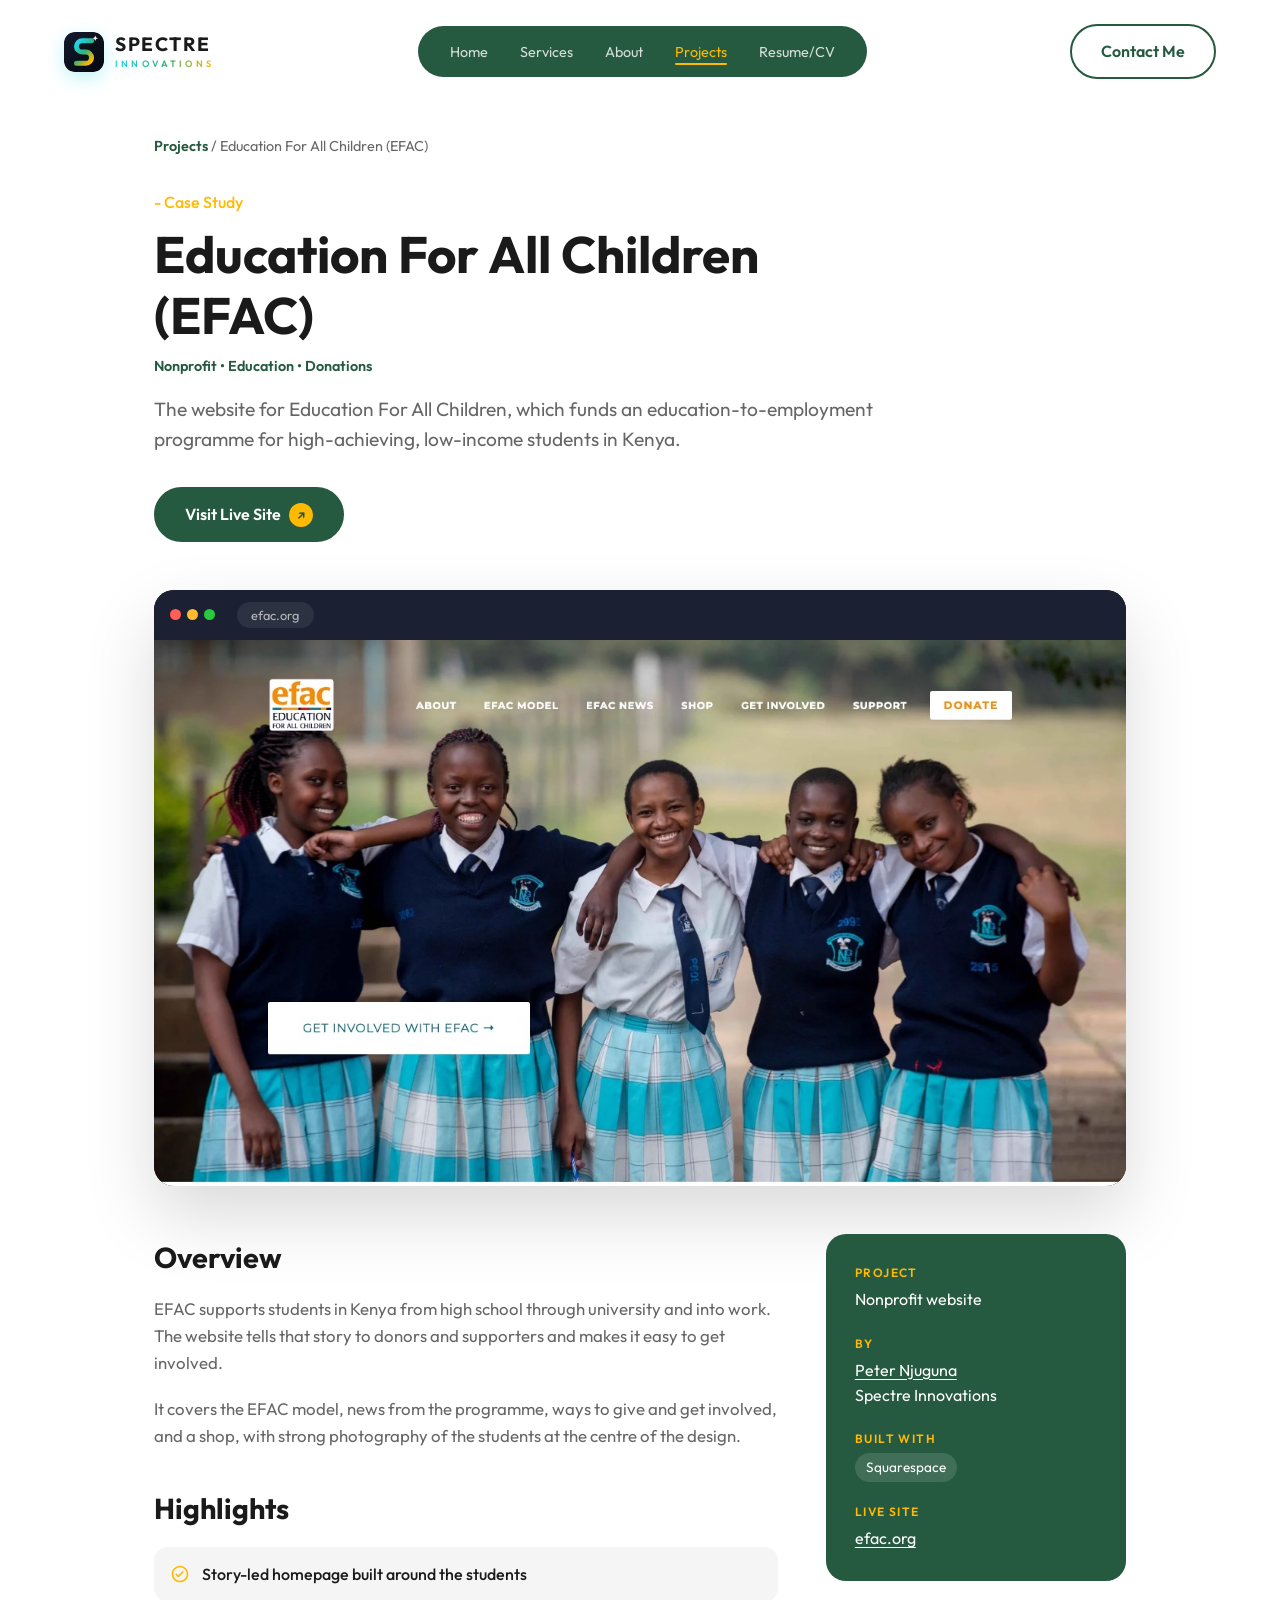
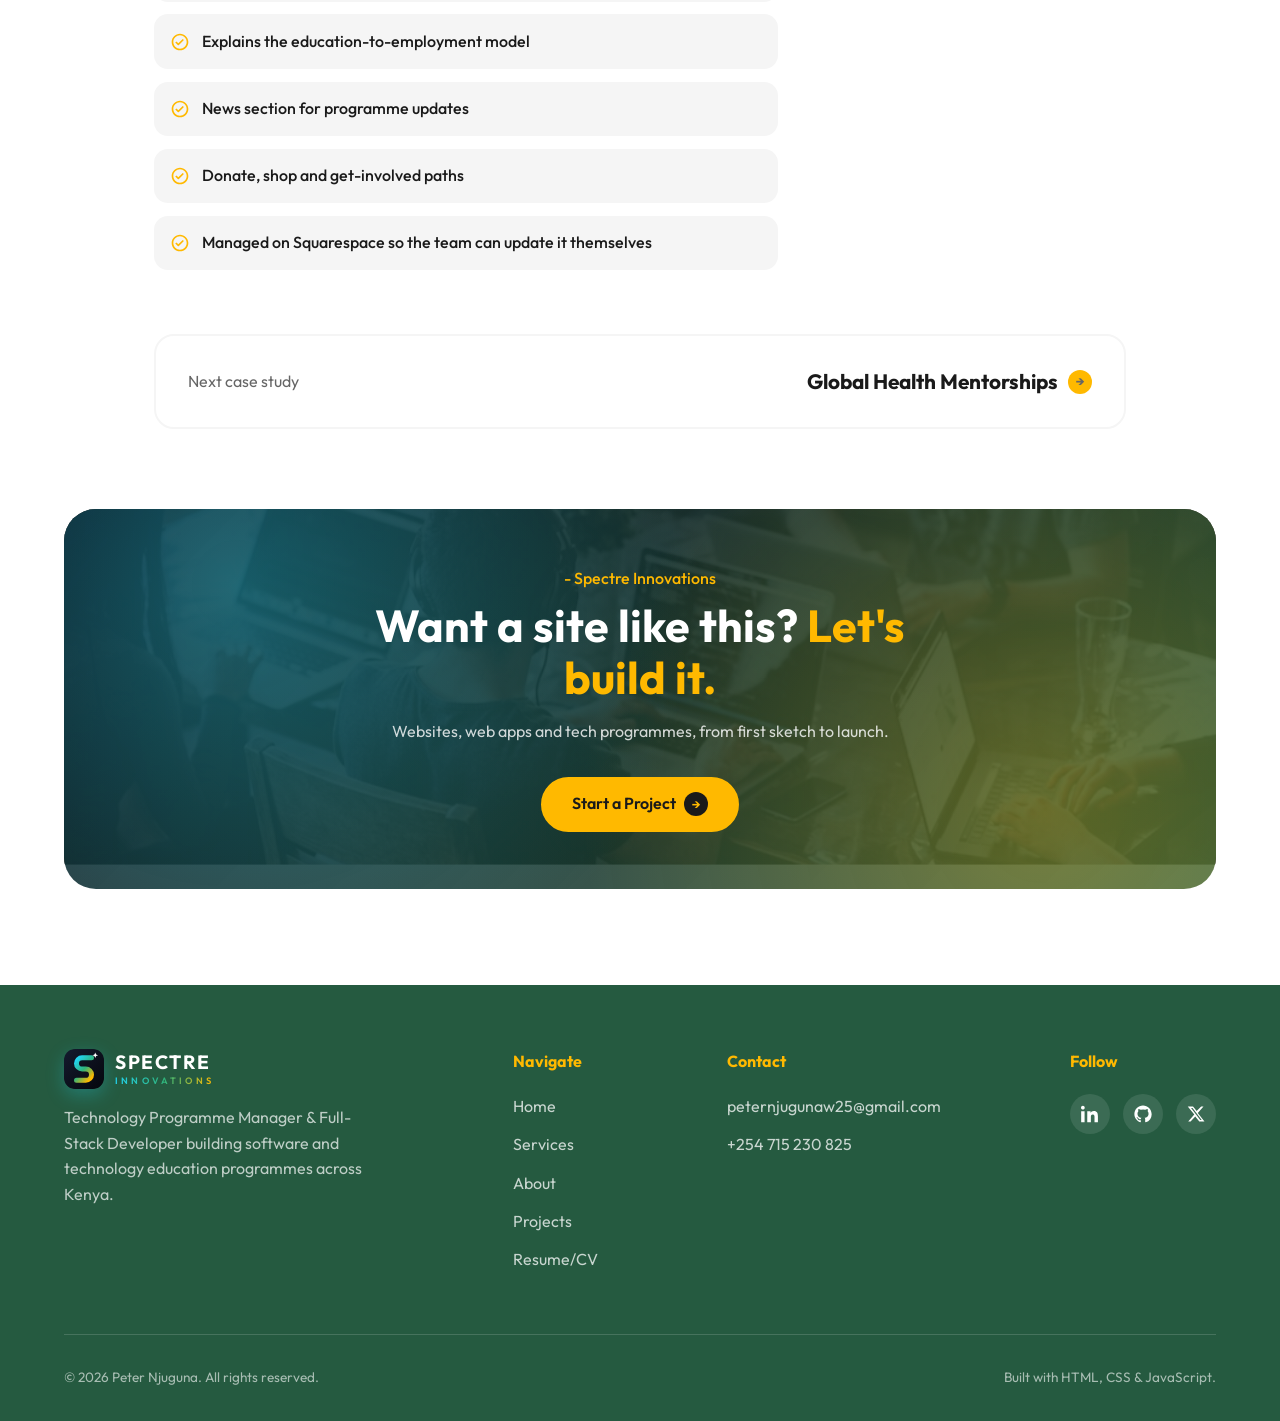
<file: work/efac.html>
<!DOCTYPE html>
<html lang="en">
<head>
    <meta charset="UTF-8">
    <meta name="viewport" content="width=device-width, initial-scale=1.0">
    <title>Education For All Children (EFAC) | Case Study by Peter Njuguna</title>
    <!-- Favicon: Spectre Innovations -->
    <link rel="icon" href="/favicon.ico" sizes="48x48">
    <link rel="icon" href="/assets/brand/spectre-icon.svg" type="image/svg+xml">
    <link rel="icon" href="/assets/brand/favicon-192.png" type="image/png" sizes="192x192">
    <link rel="apple-touch-icon" href="/assets/brand/apple-touch-icon.png">
    <link rel="manifest" href="/site.webmanifest">
    <meta name="theme-color" content="#0b0f1a">
    <meta name="description" content="The website for Education For All Children, which funds an education-to-employment programme for high-achieving, low-income students in Kenya. A project by Peter Njuguna, Full-Stack Developer, Spectre Innovations.">
    <meta name="author" content="Peter Njuguna">
    <link rel="canonical" href="https://peternjugunaportfolio.netlify.app/work/efac">

    <meta property="og:title" content="Education For All Children (EFAC) | Case Study by Peter Njuguna">
    <meta property="og:description" content="The website for Education For All Children, which funds an education-to-employment programme for high-achieving, low-income students in Kenya. A project by Peter Njuguna, Full-Stack Developer, Spectre Innovations.">
    <meta property="og:type" content="article">
    <meta property="og:url" content="https://peternjugunaportfolio.netlify.app/work/efac">
    <meta property="og:site_name" content="Peter Njuguna Portfolio">
    <meta property="og:image" content="https://peternjugunaportfolio.netlify.app/assets/images/og-peter-njuguna.jpg">
    <meta property="og:image:width" content="1200">
    <meta property="og:image:height" content="630">
    <meta property="og:image:alt" content="Peter Njuguna, Technology Programme Manager and Full-Stack Developer, Spectre Innovations">
    <meta property="og:locale" content="en_KE">

    <meta name="twitter:card" content="summary_large_image">
    <meta name="twitter:title" content="Education For All Children (EFAC) | Case Study by Peter Njuguna">
    <meta name="twitter:description" content="The website for Education For All Children, which funds an education-to-employment programme for high-achieving, low-income students in Kenya. A project by Peter Njuguna, Full-Stack Developer, Spectre Innovations.">
    <meta name="twitter:image" content="https://peternjugunaportfolio.netlify.app/assets/images/og-peter-njuguna.jpg">
    <meta name="twitter:image:alt" content="Peter Njuguna, Technology Programme Manager and Full-Stack Developer, Spectre Innovations">

    <link rel="preconnect" href="https://fonts.googleapis.com">
    <link rel="preconnect" href="https://fonts.gstatic.com" crossorigin>
    <link href="https://fonts.googleapis.com/css2?family=Outfit:wght@400;500;600;700&display=swap" rel="stylesheet">
    <link rel="stylesheet" href="/css/style.css">
    <link rel="stylesheet" href="/css/motion.css">
    <script type="application/ld+json">
{
  "@context": "https://schema.org",
  "@graph": [
    {
      "@type": "CreativeWork",
      "@id": "https://peternjugunaportfolio.netlify.app/work/efac#work",
      "name": "Education For All Children (EFAC)",
      "url": "https://peternjugunaportfolio.netlify.app/work/efac",
      "description": "The website for Education For All Children, which funds an education-to-employment programme for high-achieving, low-income students in Kenya.",
      "image": "https://peternjugunaportfolio.netlify.app/assets/images/project-efac.jpg",
      "creator": {
        "@type": "Person",
        "@id": "https://peternjugunaportfolio.netlify.app/#person",
        "name": "Peter Njuguna",
        "url": "https://peternjugunaportfolio.netlify.app/"
      },
      "publisher": {
        "@type": "Organization",
        "@id": "https://peternjugunaportfolio.netlify.app/#spectre",
        "name": "Spectre Innovations"
      },
      "about": {
        "@type": "WebSite",
        "name": "Education For All Children (EFAC)",
        "url": "https://www.efac.org/"
      },
      "keywords": "Squarespace, Peter Njuguna, Spectre Innovations"
    },
    {
      "@type": "BreadcrumbList",
      "itemListElement": [
        {
          "@type": "ListItem",
          "position": 1,
          "name": "Home",
          "item": "https://peternjugunaportfolio.netlify.app/"
        },
        {
          "@type": "ListItem",
          "position": 2,
          "name": "Projects",
          "item": "https://peternjugunaportfolio.netlify.app/projects"
        },
        {
          "@type": "ListItem",
          "position": 3,
          "name": "Education For All Children (EFAC)",
          "item": "https://peternjugunaportfolio.netlify.app/work/efac"
        }
      ]
    }
  ]
}
    </script>
</head>
<body class="page-projects">

    <a href="#main-content" class="skip-link">Skip to main content</a>

    <!-- Navigation -->
    <nav class="navbar" aria-label="Main Navigation">
        <a href="/index.html" class="logo" aria-label="Spectre Innovations, home">
            <img src="/assets/brand/spectre-icon.svg" class="logo-mark" width="40" height="40" alt="">
            <span class="logo-text"><span class="logo-name">SPECTRE</span><span class="logo-sub">INNOVATIONS</span></span>
        </a>
        <ul class="nav-links" id="primary-nav">
            <li><a href="/index.html">Home</a></li>
            <li><a href="/index.html#services">Services</a></li>
            <li><a href="/index.html#about">About</a></li>
            <li><a href="/projects.html" class="active">Projects</a></li>
            <li><a href="/cv.html">Resume/CV</a></li>
        </ul>
        <a href="/contact.html" class="btn btn-outline">Contact Me</a>
        <button type="button" class="nav-toggle" aria-label="Toggle navigation menu" aria-expanded="false" aria-controls="primary-nav">
            <span></span><span></span><span></span>
        </button>
    </nav>

    <main id="main-content">

    <article class="case-study">
        <nav class="breadcrumb" aria-label="Breadcrumb">
            <a href="/projects.html">Projects</a> <span aria-hidden="true">/</span> <span aria-current="page">Education For All Children (EFAC)</span>
        </nav>

        <header class="case-hero">
            <span class="section-subtitle">- Case Study</span>
            <h1>Education For All Children (EFAC)</h1>
            <p class="tech-stack">Nonprofit • Education • Donations</p>
            <p class="case-lead">The website for Education For All Children, which funds an education-to-employment programme for high-achieving, low-income students in Kenya.</p>
            <div class="case-actions">
                <a href="https://www.efac.org/" class="btn btn-primary" target="_blank" rel="noopener noreferrer">Visit Live Site <span class="icon-circle">↗</span></a>
            </div>
        </header>

        <figure class="case-shot">
            <div class="browser-bar" aria-hidden="true"><span></span><span></span><span></span><em>efac.org</em></div>
            <img src="/assets/images/project-efac.jpg" alt="Education For All Children (EFAC) homepage" width="1280" height="800">
        </figure>

        <div class="case-body">
            <section class="case-overview" aria-labelledby="overview-heading">
                <h2 id="overview-heading">Overview</h2>
                <p>EFAC supports students in Kenya from high school through university and into work. The website tells that story to donors and supporters and makes it easy to get involved.</p>
                <p>It covers the EFAC model, news from the programme, ways to give and get involved, and a shop, with strong photography of the students at the centre of the design.</p>

                <h2>Highlights</h2>
                <ul class="case-highlights">
                    <li>Story-led homepage built around the students</li>
                    <li>Explains the education-to-employment model</li>
                    <li>News section for programme updates</li>
                    <li>Donate, shop and get-involved paths</li>
                    <li>Managed on Squarespace so the team can update it themselves</li>
                </ul>
            </section>

            <aside class="case-facts" aria-label="Project details">
                <dl>
                    <dt>Project</dt><dd>Nonprofit website</dd>
                    <dt>By</dt><dd><a href="/index.html">Peter Njuguna</a><br>Spectre Innovations</dd>
                    <dt>Built with</dt><dd><ul class="case-stack"><li>Squarespace</li></ul></dd>
                    <dt>Live site</dt><dd><a href="https://www.efac.org/" target="_blank" rel="noopener noreferrer">efac.org</a></dd>
                </dl>
            </aside>
        </div>

        <a class="case-next" href="/work/global-health-mentorships.html">
            <span>Next case study</span>
            <strong>Global Health Mentorships <span class="icon-circle">→</span></strong>
        </a>
    </article>

    <section class="cta-band" aria-labelledby="cta-heading">
        <div class="cta-bg" aria-hidden="true"><img src="/assets/images/stock-team.jpg" alt="" loading="lazy" width="1000" height="640"></div>
        <div class="cta-inner">
            <span class="section-subtitle">- Spectre Innovations</span>
            <h2 id="cta-heading">Want a site like this? <span class="highlight-text">Let's build it.</span></h2>
            <p>Websites, web apps and tech programmes, from first sketch to launch.</p>
            <a href="/contact.html" class="btn btn-primary btn-glow">Start a Project <span class="icon-circle">→</span></a>
        </div>
    </section>

    </main>

    <!-- Footer -->
    <footer class="site-footer">
        <div class="footer-top">
            <div class="footer-brand">
                <a href="/index.html" class="logo" aria-label="Spectre Innovations, home"><img src="/assets/brand/spectre-icon.svg" class="logo-mark" width="40" height="40" alt=""><span class="logo-text"><span class="logo-name">SPECTRE</span><span class="logo-sub">INNOVATIONS</span></span></a>
                <p>Technology Programme Manager &amp; Full-Stack Developer building software and technology education programmes across Kenya.</p>
            </div>
            <div class="footer-col">
                <h4>Navigate</h4>
                <ul>
                    <li><a href="/index.html">Home</a></li>
                    <li><a href="/index.html#services">Services</a></li>
                    <li><a href="/index.html#about">About</a></li>
                    <li><a href="/projects.html" class="active">Projects</a></li>
                    <li><a href="/cv.html">Resume/CV</a></li>
                </ul>
            </div>
            <div class="footer-col">
                <h4>Contact</h4>
                <ul>
                    <li><a href="mailto:peternjugunaw25@gmail.com">peternjugunaw25@gmail.com</a></li>
                    <li><a href="tel:+254715230825">+254 715 230 825</a></li>
                </ul>
            </div>
            <div class="footer-col">
                <h4>Follow</h4>
                <div class="footer-social">
                    <a href="https://www.linkedin.com/in/peter-njuguna-04990b240" target="_blank" rel="noopener noreferrer" aria-label="LinkedIn"><svg viewBox="0 0 24 24" width="18" height="18" fill="currentColor" aria-hidden="true"><path d="M4.98 3.5C4.98 4.88 3.87 6 2.5 6S0 4.88 0 3.5 1.11 1 2.5 1s2.48 1.12 2.48 2.5zM.22 8.24h4.56V23H.22V8.24zM8.34 8.24h4.37v2.01h.06c.61-1.15 2.1-2.36 4.32-2.36 4.62 0 5.47 3.04 5.47 6.99V23h-4.55v-6.78c0-1.62-.03-3.7-2.26-3.7-2.26 0-2.6 1.77-2.6 3.59V23H8.34V8.24z"/></svg></a>
                    <a href="https://github.com/peterkariri" target="_blank" rel="noopener noreferrer" aria-label="GitHub"><svg viewBox="0 0 24 24" width="18" height="18" fill="currentColor" aria-hidden="true"><path d="M12 .5C5.65.5.5 5.65.5 12c0 5.08 3.29 9.39 7.86 10.91.57.1.78-.25.78-.55 0-.27-.01-1.16-.02-2.11-3.2.7-3.88-1.36-3.88-1.36-.52-1.34-1.28-1.7-1.28-1.7-1.04-.72.08-.7.08-.7 1.16.08 1.77 1.19 1.77 1.19 1.03 1.77 2.7 1.26 3.36.96.1-.75.4-1.26.73-1.55-2.55-.29-5.24-1.28-5.24-5.69 0-1.26.45-2.29 1.19-3.09-.12-.29-.52-1.46.11-3.05 0 0 .97-.31 3.18 1.18a11 11 0 0 1 5.79 0c2.2-1.49 3.17-1.18 3.17-1.18.63 1.59.23 2.76.11 3.05.74.8 1.18 1.83 1.18 3.09 0 4.42-2.69 5.4-5.25 5.68.41.36.78 1.06.78 2.14 0 1.54-.01 2.79-.01 3.17 0 .3.2.66.79.55A10.53 10.53 0 0 0 23.5 12C23.5 5.65 18.35.5 12 .5z"/></svg></a>
                    <a href="https://twitter.com/peternjuguna" target="_blank" rel="noopener noreferrer" aria-label="Twitter"><svg viewBox="0 0 24 24" width="18" height="18" fill="currentColor" aria-hidden="true"><path d="M18.9 2H22l-7.6 8.7L23.3 22h-6.9l-5.4-6.6L4.8 22H1.6l8.1-9.3L1 2h7l4.9 6.1L18.9 2zm-1.2 18h1.9L7.4 3.9H5.4L17.7 20z"/></svg></a>
                </div>
            </div>
        </div>
        <div class="footer-bottom">
            <p>&copy; 2026 Peter Njuguna. All rights reserved.</p>
            <p>Built with HTML, CSS &amp; JavaScript.</p>
        </div>
    </footer>

    <script src="/js/main.js"></script>
    <script src="/js/motion.js"></script>
</body>
</html>
</file>
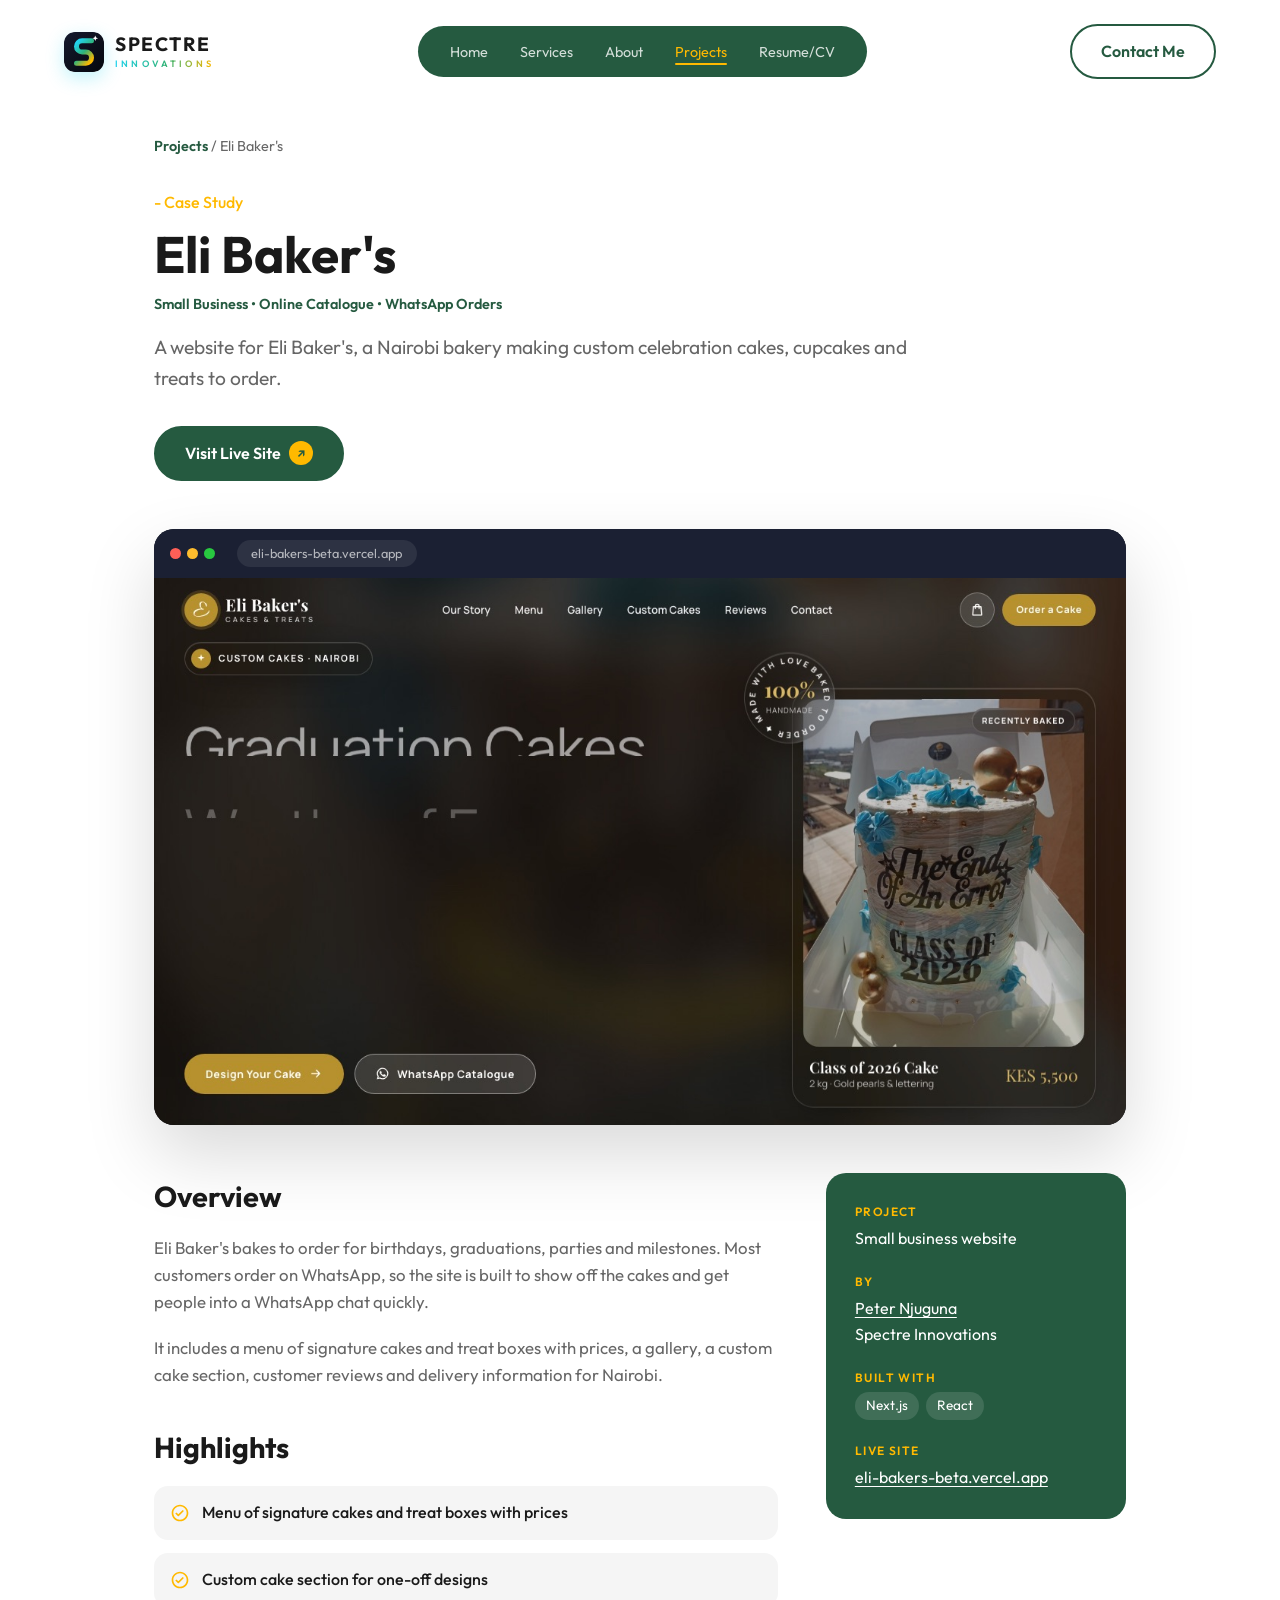
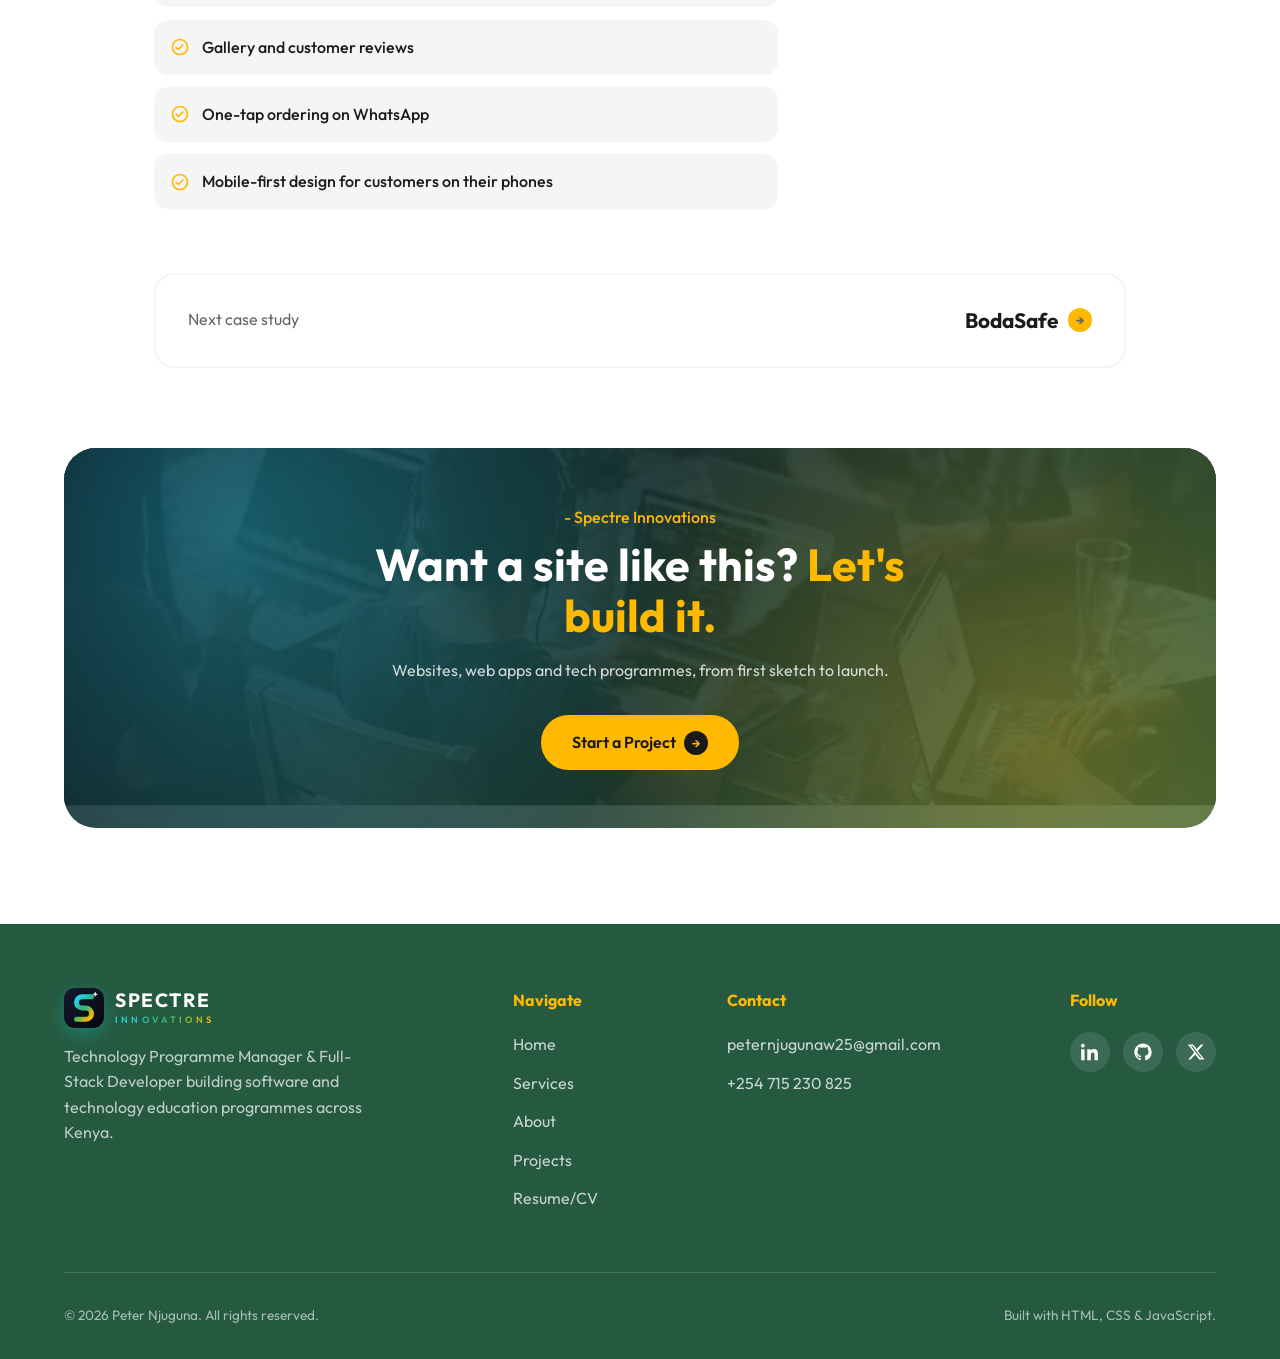
<file: work/eli-bakers.html>
<!DOCTYPE html>
<html lang="en">
<head>
    <meta charset="UTF-8">
    <meta name="viewport" content="width=device-width, initial-scale=1.0">
    <title>Eli Baker&#x27;s | Case Study by Peter Njuguna</title>
    <!-- Favicon: Spectre Innovations -->
    <link rel="icon" href="/favicon.ico" sizes="48x48">
    <link rel="icon" href="/assets/brand/spectre-icon.svg" type="image/svg+xml">
    <link rel="icon" href="/assets/brand/favicon-192.png" type="image/png" sizes="192x192">
    <link rel="apple-touch-icon" href="/assets/brand/apple-touch-icon.png">
    <link rel="manifest" href="/site.webmanifest">
    <meta name="theme-color" content="#0b0f1a">
    <meta name="description" content="A website for Eli Baker&#x27;s, a Nairobi bakery making custom celebration cakes, cupcakes and treats to order. A project by Peter Njuguna, Full-Stack Developer, Spectre Innovations.">
    <meta name="author" content="Peter Njuguna">
    <link rel="canonical" href="https://peternjugunaportfolio.netlify.app/work/eli-bakers">

    <meta property="og:title" content="Eli Baker&#x27;s | Case Study by Peter Njuguna">
    <meta property="og:description" content="A website for Eli Baker&#x27;s, a Nairobi bakery making custom celebration cakes, cupcakes and treats to order. A project by Peter Njuguna, Full-Stack Developer, Spectre Innovations.">
    <meta property="og:type" content="article">
    <meta property="og:url" content="https://peternjugunaportfolio.netlify.app/work/eli-bakers">
    <meta property="og:site_name" content="Peter Njuguna Portfolio">
    <meta property="og:image" content="https://peternjugunaportfolio.netlify.app/assets/images/og-peter-njuguna.jpg">
    <meta property="og:image:width" content="1200">
    <meta property="og:image:height" content="630">
    <meta property="og:image:alt" content="Peter Njuguna, Technology Programme Manager and Full-Stack Developer, Spectre Innovations">
    <meta property="og:locale" content="en_KE">

    <meta name="twitter:card" content="summary_large_image">
    <meta name="twitter:title" content="Eli Baker&#x27;s | Case Study by Peter Njuguna">
    <meta name="twitter:description" content="A website for Eli Baker&#x27;s, a Nairobi bakery making custom celebration cakes, cupcakes and treats to order. A project by Peter Njuguna, Full-Stack Developer, Spectre Innovations.">
    <meta name="twitter:image" content="https://peternjugunaportfolio.netlify.app/assets/images/og-peter-njuguna.jpg">
    <meta name="twitter:image:alt" content="Peter Njuguna, Technology Programme Manager and Full-Stack Developer, Spectre Innovations">

    <link rel="preconnect" href="https://fonts.googleapis.com">
    <link rel="preconnect" href="https://fonts.gstatic.com" crossorigin>
    <link href="https://fonts.googleapis.com/css2?family=Outfit:wght@400;500;600;700&display=swap" rel="stylesheet">
    <link rel="stylesheet" href="/css/style.css">
    <link rel="stylesheet" href="/css/motion.css">
    <script type="application/ld+json">
{
  "@context": "https://schema.org",
  "@graph": [
    {
      "@type": "CreativeWork",
      "@id": "https://peternjugunaportfolio.netlify.app/work/eli-bakers#work",
      "name": "Eli Baker's",
      "url": "https://peternjugunaportfolio.netlify.app/work/eli-bakers",
      "description": "A website for Eli Baker's, a Nairobi bakery making custom celebration cakes, cupcakes and treats to order.",
      "image": "https://peternjugunaportfolio.netlify.app/assets/images/project-eli-bakers.jpg",
      "creator": {
        "@type": "Person",
        "@id": "https://peternjugunaportfolio.netlify.app/#person",
        "name": "Peter Njuguna",
        "url": "https://peternjugunaportfolio.netlify.app/"
      },
      "publisher": {
        "@type": "Organization",
        "@id": "https://peternjugunaportfolio.netlify.app/#spectre",
        "name": "Spectre Innovations"
      },
      "about": {
        "@type": "WebSite",
        "name": "Eli Baker's",
        "url": "https://eli-bakers-beta.vercel.app/"
      },
      "keywords": "Next.js, React, Peter Njuguna, Spectre Innovations"
    },
    {
      "@type": "BreadcrumbList",
      "itemListElement": [
        {
          "@type": "ListItem",
          "position": 1,
          "name": "Home",
          "item": "https://peternjugunaportfolio.netlify.app/"
        },
        {
          "@type": "ListItem",
          "position": 2,
          "name": "Projects",
          "item": "https://peternjugunaportfolio.netlify.app/projects"
        },
        {
          "@type": "ListItem",
          "position": 3,
          "name": "Eli Baker's",
          "item": "https://peternjugunaportfolio.netlify.app/work/eli-bakers"
        }
      ]
    }
  ]
}
    </script>
</head>
<body class="page-projects">

    <a href="#main-content" class="skip-link">Skip to main content</a>

    <!-- Navigation -->
    <nav class="navbar" aria-label="Main Navigation">
        <a href="/index.html" class="logo" aria-label="Spectre Innovations, home">
            <img src="/assets/brand/spectre-icon.svg" class="logo-mark" width="40" height="40" alt="">
            <span class="logo-text"><span class="logo-name">SPECTRE</span><span class="logo-sub">INNOVATIONS</span></span>
        </a>
        <ul class="nav-links" id="primary-nav">
            <li><a href="/index.html">Home</a></li>
            <li><a href="/index.html#services">Services</a></li>
            <li><a href="/index.html#about">About</a></li>
            <li><a href="/projects.html" class="active">Projects</a></li>
            <li><a href="/cv.html">Resume/CV</a></li>
        </ul>
        <a href="/contact.html" class="btn btn-outline">Contact Me</a>
        <button type="button" class="nav-toggle" aria-label="Toggle navigation menu" aria-expanded="false" aria-controls="primary-nav">
            <span></span><span></span><span></span>
        </button>
    </nav>

    <main id="main-content">

    <article class="case-study">
        <nav class="breadcrumb" aria-label="Breadcrumb">
            <a href="/projects.html">Projects</a> <span aria-hidden="true">/</span> <span aria-current="page">Eli Baker&#x27;s</span>
        </nav>

        <header class="case-hero">
            <span class="section-subtitle">- Case Study</span>
            <h1>Eli Baker&#x27;s</h1>
            <p class="tech-stack">Small Business • Online Catalogue • WhatsApp Orders</p>
            <p class="case-lead">A website for Eli Baker&#x27;s, a Nairobi bakery making custom celebration cakes, cupcakes and treats to order.</p>
            <div class="case-actions">
                <a href="https://eli-bakers-beta.vercel.app/" class="btn btn-primary" target="_blank" rel="noopener noreferrer">Visit Live Site <span class="icon-circle">↗</span></a>
            </div>
        </header>

        <figure class="case-shot">
            <div class="browser-bar" aria-hidden="true"><span></span><span></span><span></span><em>eli-bakers-beta.vercel.app</em></div>
            <img src="/assets/images/project-eli-bakers.jpg" alt="Eli Baker&#x27;s homepage" width="1280" height="800">
        </figure>

        <div class="case-body">
            <section class="case-overview" aria-labelledby="overview-heading">
                <h2 id="overview-heading">Overview</h2>
                <p>Eli Baker&#x27;s bakes to order for birthdays, graduations, parties and milestones. Most customers order on WhatsApp, so the site is built to show off the cakes and get people into a WhatsApp chat quickly.</p>
                <p>It includes a menu of signature cakes and treat boxes with prices, a gallery, a custom cake section, customer reviews and delivery information for Nairobi.</p>

                <h2>Highlights</h2>
                <ul class="case-highlights">
                    <li>Menu of signature cakes and treat boxes with prices</li>
                    <li>Custom cake section for one-off designs</li>
                    <li>Gallery and customer reviews</li>
                    <li>One-tap ordering on WhatsApp</li>
                    <li>Mobile-first design for customers on their phones</li>
                </ul>
            </section>

            <aside class="case-facts" aria-label="Project details">
                <dl>
                    <dt>Project</dt><dd>Small business website</dd>
                    <dt>By</dt><dd><a href="/index.html">Peter Njuguna</a><br>Spectre Innovations</dd>
                    <dt>Built with</dt><dd><ul class="case-stack"><li>Next.js</li><li>React</li></ul></dd>
                    <dt>Live site</dt><dd><a href="https://eli-bakers-beta.vercel.app/" target="_blank" rel="noopener noreferrer">eli-bakers-beta.vercel.app</a></dd>
                </dl>
            </aside>
        </div>

        <a class="case-next" href="/work/bodasafe.html">
            <span>Next case study</span>
            <strong>BodaSafe <span class="icon-circle">→</span></strong>
        </a>
    </article>

    <section class="cta-band" aria-labelledby="cta-heading">
        <div class="cta-bg" aria-hidden="true"><img src="/assets/images/stock-team.jpg" alt="" loading="lazy" width="1000" height="640"></div>
        <div class="cta-inner">
            <span class="section-subtitle">- Spectre Innovations</span>
            <h2 id="cta-heading">Want a site like this? <span class="highlight-text">Let's build it.</span></h2>
            <p>Websites, web apps and tech programmes, from first sketch to launch.</p>
            <a href="/contact.html" class="btn btn-primary btn-glow">Start a Project <span class="icon-circle">→</span></a>
        </div>
    </section>

    </main>

    <!-- Footer -->
    <footer class="site-footer">
        <div class="footer-top">
            <div class="footer-brand">
                <a href="/index.html" class="logo" aria-label="Spectre Innovations, home"><img src="/assets/brand/spectre-icon.svg" class="logo-mark" width="40" height="40" alt=""><span class="logo-text"><span class="logo-name">SPECTRE</span><span class="logo-sub">INNOVATIONS</span></span></a>
                <p>Technology Programme Manager &amp; Full-Stack Developer building software and technology education programmes across Kenya.</p>
            </div>
            <div class="footer-col">
                <h4>Navigate</h4>
                <ul>
                    <li><a href="/index.html">Home</a></li>
                    <li><a href="/index.html#services">Services</a></li>
                    <li><a href="/index.html#about">About</a></li>
                    <li><a href="/projects.html" class="active">Projects</a></li>
                    <li><a href="/cv.html">Resume/CV</a></li>
                </ul>
            </div>
            <div class="footer-col">
                <h4>Contact</h4>
                <ul>
                    <li><a href="mailto:peternjugunaw25@gmail.com">peternjugunaw25@gmail.com</a></li>
                    <li><a href="tel:+254715230825">+254 715 230 825</a></li>
                </ul>
            </div>
            <div class="footer-col">
                <h4>Follow</h4>
                <div class="footer-social">
                    <a href="https://www.linkedin.com/in/peter-njuguna-04990b240" target="_blank" rel="noopener noreferrer" aria-label="LinkedIn"><svg viewBox="0 0 24 24" width="18" height="18" fill="currentColor" aria-hidden="true"><path d="M4.98 3.5C4.98 4.88 3.87 6 2.5 6S0 4.88 0 3.5 1.11 1 2.5 1s2.48 1.12 2.48 2.5zM.22 8.24h4.56V23H.22V8.24zM8.34 8.24h4.37v2.01h.06c.61-1.15 2.1-2.36 4.32-2.36 4.62 0 5.47 3.04 5.47 6.99V23h-4.55v-6.78c0-1.62-.03-3.7-2.26-3.7-2.26 0-2.6 1.77-2.6 3.59V23H8.34V8.24z"/></svg></a>
                    <a href="https://github.com/peterkariri" target="_blank" rel="noopener noreferrer" aria-label="GitHub"><svg viewBox="0 0 24 24" width="18" height="18" fill="currentColor" aria-hidden="true"><path d="M12 .5C5.65.5.5 5.65.5 12c0 5.08 3.29 9.39 7.86 10.91.57.1.78-.25.78-.55 0-.27-.01-1.16-.02-2.11-3.2.7-3.88-1.36-3.88-1.36-.52-1.34-1.28-1.7-1.28-1.7-1.04-.72.08-.7.08-.7 1.16.08 1.77 1.19 1.77 1.19 1.03 1.77 2.7 1.26 3.36.96.1-.75.4-1.26.73-1.55-2.55-.29-5.24-1.28-5.24-5.69 0-1.26.45-2.29 1.19-3.09-.12-.29-.52-1.46.11-3.05 0 0 .97-.31 3.18 1.18a11 11 0 0 1 5.79 0c2.2-1.49 3.17-1.18 3.17-1.18.63 1.59.23 2.76.11 3.05.74.8 1.18 1.83 1.18 3.09 0 4.42-2.69 5.4-5.25 5.68.41.36.78 1.06.78 2.14 0 1.54-.01 2.79-.01 3.17 0 .3.2.66.79.55A10.53 10.53 0 0 0 23.5 12C23.5 5.65 18.35.5 12 .5z"/></svg></a>
                    <a href="https://twitter.com/peternjuguna" target="_blank" rel="noopener noreferrer" aria-label="Twitter"><svg viewBox="0 0 24 24" width="18" height="18" fill="currentColor" aria-hidden="true"><path d="M18.9 2H22l-7.6 8.7L23.3 22h-6.9l-5.4-6.6L4.8 22H1.6l8.1-9.3L1 2h7l4.9 6.1L18.9 2zm-1.2 18h1.9L7.4 3.9H5.4L17.7 20z"/></svg></a>
                </div>
            </div>
        </div>
        <div class="footer-bottom">
            <p>&copy; 2026 Peter Njuguna. All rights reserved.</p>
            <p>Built with HTML, CSS &amp; JavaScript.</p>
        </div>
    </footer>

    <script src="/js/main.js"></script>
    <script src="/js/motion.js"></script>
</body>
</html>
</file>
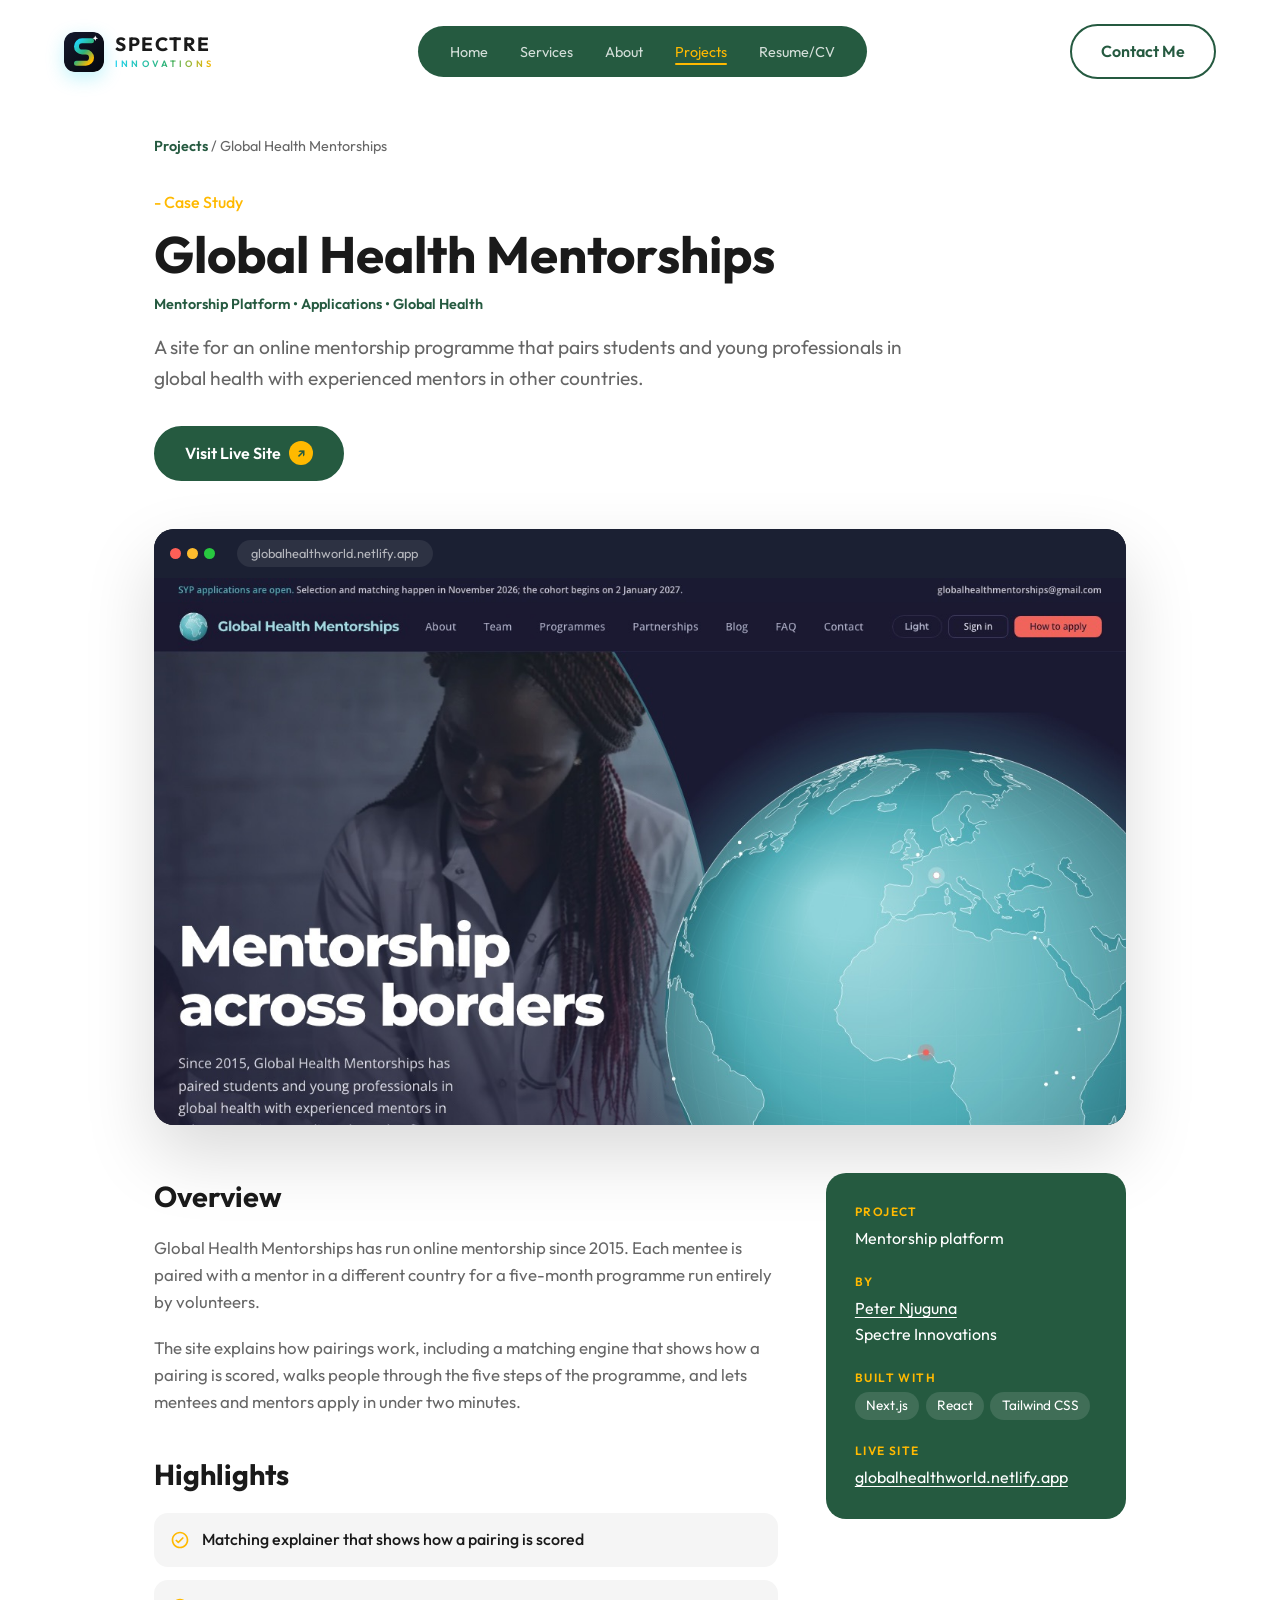
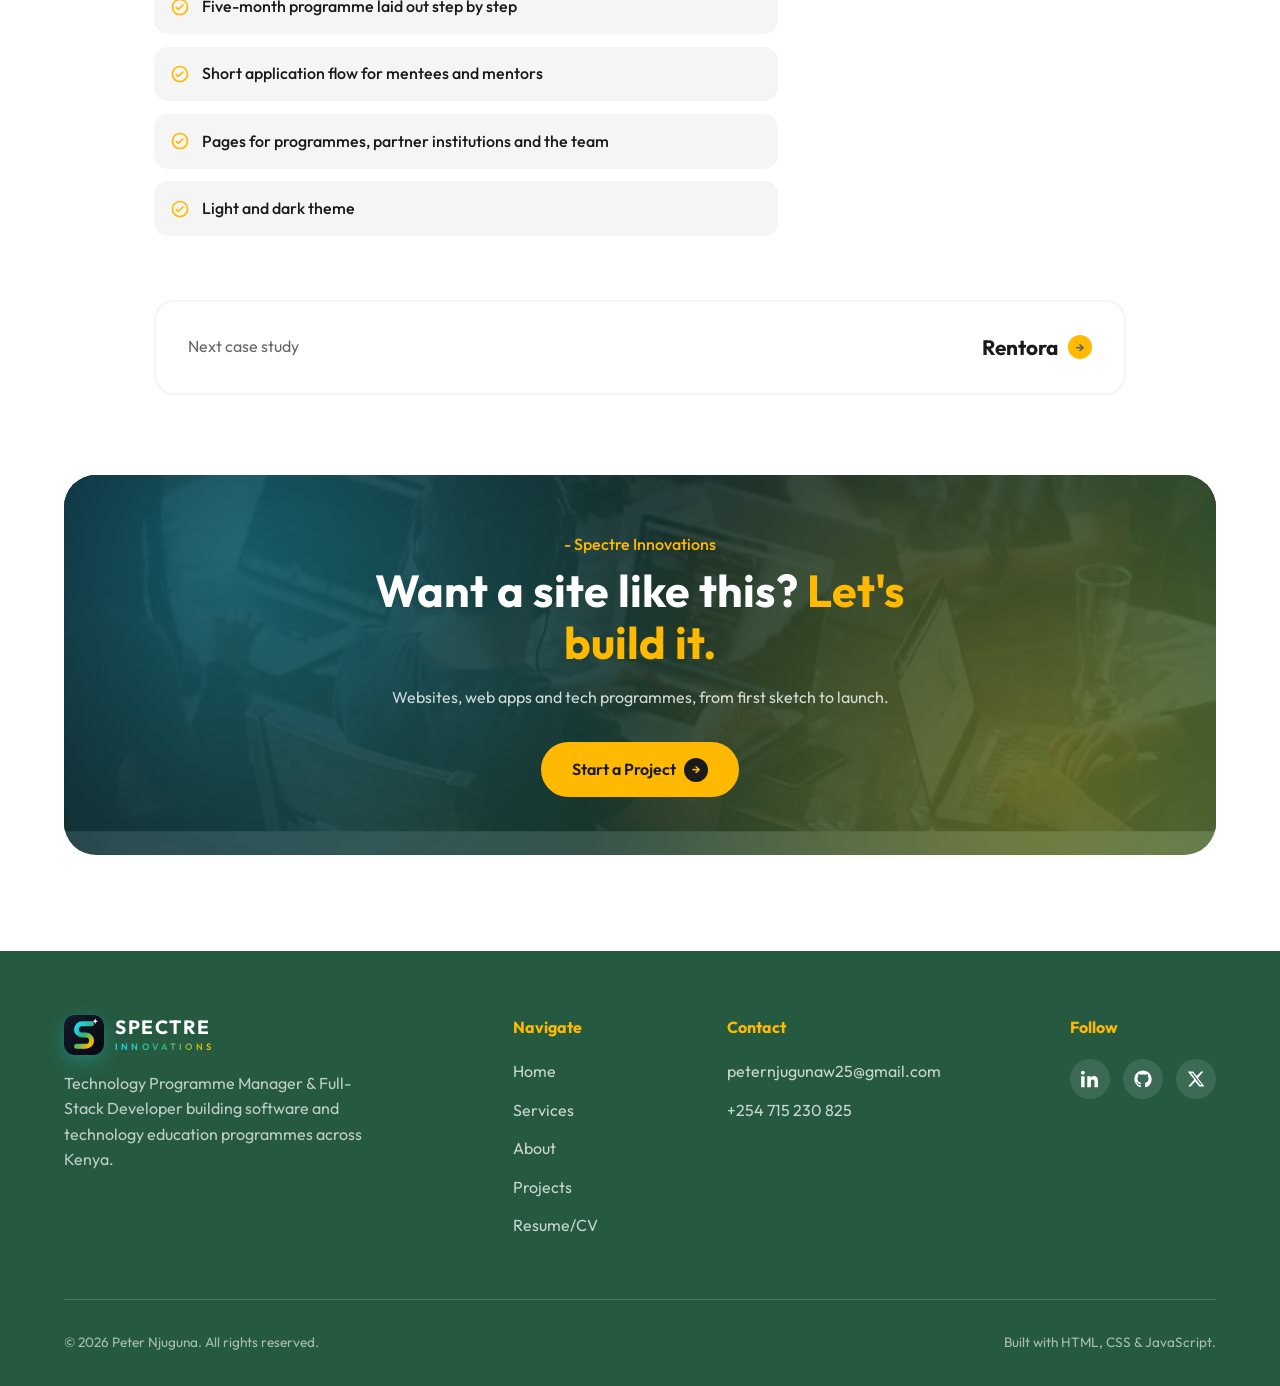
<file: work/global-health-mentorships.html>
<!DOCTYPE html>
<html lang="en">
<head>
    <meta charset="UTF-8">
    <meta name="viewport" content="width=device-width, initial-scale=1.0">
    <title>Global Health Mentorships | Case Study by Peter Njuguna</title>
    <!-- Favicon: Spectre Innovations -->
    <link rel="icon" href="/favicon.ico" sizes="48x48">
    <link rel="icon" href="/assets/brand/spectre-icon.svg" type="image/svg+xml">
    <link rel="icon" href="/assets/brand/favicon-192.png" type="image/png" sizes="192x192">
    <link rel="apple-touch-icon" href="/assets/brand/apple-touch-icon.png">
    <link rel="manifest" href="/site.webmanifest">
    <meta name="theme-color" content="#0b0f1a">
    <meta name="description" content="A site for an online mentorship programme that pairs students and young professionals in global health with experienced mentors in other countries. A project by Peter Njuguna, Full-Stack Developer, Spectre Innovations.">
    <meta name="author" content="Peter Njuguna">
    <link rel="canonical" href="https://peternjugunaportfolio.netlify.app/work/global-health-mentorships">

    <meta property="og:title" content="Global Health Mentorships | Case Study by Peter Njuguna">
    <meta property="og:description" content="A site for an online mentorship programme that pairs students and young professionals in global health with experienced mentors in other countries. A project by Peter Njuguna, Full-Stack Developer, Spectre Innovations.">
    <meta property="og:type" content="article">
    <meta property="og:url" content="https://peternjugunaportfolio.netlify.app/work/global-health-mentorships">
    <meta property="og:site_name" content="Peter Njuguna Portfolio">
    <meta property="og:image" content="https://peternjugunaportfolio.netlify.app/assets/images/og-peter-njuguna.jpg">
    <meta property="og:image:width" content="1200">
    <meta property="og:image:height" content="630">
    <meta property="og:image:alt" content="Peter Njuguna, Technology Programme Manager and Full-Stack Developer, Spectre Innovations">
    <meta property="og:locale" content="en_KE">

    <meta name="twitter:card" content="summary_large_image">
    <meta name="twitter:title" content="Global Health Mentorships | Case Study by Peter Njuguna">
    <meta name="twitter:description" content="A site for an online mentorship programme that pairs students and young professionals in global health with experienced mentors in other countries. A project by Peter Njuguna, Full-Stack Developer, Spectre Innovations.">
    <meta name="twitter:image" content="https://peternjugunaportfolio.netlify.app/assets/images/og-peter-njuguna.jpg">
    <meta name="twitter:image:alt" content="Peter Njuguna, Technology Programme Manager and Full-Stack Developer, Spectre Innovations">

    <link rel="preconnect" href="https://fonts.googleapis.com">
    <link rel="preconnect" href="https://fonts.gstatic.com" crossorigin>
    <link href="https://fonts.googleapis.com/css2?family=Outfit:wght@400;500;600;700&display=swap" rel="stylesheet">
    <link rel="stylesheet" href="/css/style.css">
    <link rel="stylesheet" href="/css/motion.css">
    <script type="application/ld+json">
{
  "@context": "https://schema.org",
  "@graph": [
    {
      "@type": "CreativeWork",
      "@id": "https://peternjugunaportfolio.netlify.app/work/global-health-mentorships#work",
      "name": "Global Health Mentorships",
      "url": "https://peternjugunaportfolio.netlify.app/work/global-health-mentorships",
      "description": "A site for an online mentorship programme that pairs students and young professionals in global health with experienced mentors in other countries.",
      "image": "https://peternjugunaportfolio.netlify.app/assets/images/project-global-health.jpg",
      "creator": {
        "@type": "Person",
        "@id": "https://peternjugunaportfolio.netlify.app/#person",
        "name": "Peter Njuguna",
        "url": "https://peternjugunaportfolio.netlify.app/"
      },
      "publisher": {
        "@type": "Organization",
        "@id": "https://peternjugunaportfolio.netlify.app/#spectre",
        "name": "Spectre Innovations"
      },
      "about": {
        "@type": "WebSite",
        "name": "Global Health Mentorships",
        "url": "https://globalhealthworld.netlify.app/"
      },
      "keywords": "Next.js, React, Tailwind CSS, Peter Njuguna, Spectre Innovations"
    },
    {
      "@type": "BreadcrumbList",
      "itemListElement": [
        {
          "@type": "ListItem",
          "position": 1,
          "name": "Home",
          "item": "https://peternjugunaportfolio.netlify.app/"
        },
        {
          "@type": "ListItem",
          "position": 2,
          "name": "Projects",
          "item": "https://peternjugunaportfolio.netlify.app/projects"
        },
        {
          "@type": "ListItem",
          "position": 3,
          "name": "Global Health Mentorships",
          "item": "https://peternjugunaportfolio.netlify.app/work/global-health-mentorships"
        }
      ]
    }
  ]
}
    </script>
</head>
<body class="page-projects">

    <a href="#main-content" class="skip-link">Skip to main content</a>

    <!-- Navigation -->
    <nav class="navbar" aria-label="Main Navigation">
        <a href="/index.html" class="logo" aria-label="Spectre Innovations, home">
            <img src="/assets/brand/spectre-icon.svg" class="logo-mark" width="40" height="40" alt="">
            <span class="logo-text"><span class="logo-name">SPECTRE</span><span class="logo-sub">INNOVATIONS</span></span>
        </a>
        <ul class="nav-links" id="primary-nav">
            <li><a href="/index.html">Home</a></li>
            <li><a href="/index.html#services">Services</a></li>
            <li><a href="/index.html#about">About</a></li>
            <li><a href="/projects.html" class="active">Projects</a></li>
            <li><a href="/cv.html">Resume/CV</a></li>
        </ul>
        <a href="/contact.html" class="btn btn-outline">Contact Me</a>
        <button type="button" class="nav-toggle" aria-label="Toggle navigation menu" aria-expanded="false" aria-controls="primary-nav">
            <span></span><span></span><span></span>
        </button>
    </nav>

    <main id="main-content">

    <article class="case-study">
        <nav class="breadcrumb" aria-label="Breadcrumb">
            <a href="/projects.html">Projects</a> <span aria-hidden="true">/</span> <span aria-current="page">Global Health Mentorships</span>
        </nav>

        <header class="case-hero">
            <span class="section-subtitle">- Case Study</span>
            <h1>Global Health Mentorships</h1>
            <p class="tech-stack">Mentorship Platform • Applications • Global Health</p>
            <p class="case-lead">A site for an online mentorship programme that pairs students and young professionals in global health with experienced mentors in other countries.</p>
            <div class="case-actions">
                <a href="https://globalhealthworld.netlify.app/" class="btn btn-primary" target="_blank" rel="noopener noreferrer">Visit Live Site <span class="icon-circle">↗</span></a>
            </div>
        </header>

        <figure class="case-shot">
            <div class="browser-bar" aria-hidden="true"><span></span><span></span><span></span><em>globalhealthworld.netlify.app</em></div>
            <img src="/assets/images/project-global-health.jpg" alt="Global Health Mentorships homepage" width="1280" height="800">
        </figure>

        <div class="case-body">
            <section class="case-overview" aria-labelledby="overview-heading">
                <h2 id="overview-heading">Overview</h2>
                <p>Global Health Mentorships has run online mentorship since 2015. Each mentee is paired with a mentor in a different country for a five-month programme run entirely by volunteers.</p>
                <p>The site explains how pairings work, including a matching engine that shows how a pairing is scored, walks people through the five steps of the programme, and lets mentees and mentors apply in under two minutes.</p>

                <h2>Highlights</h2>
                <ul class="case-highlights">
                    <li>Matching explainer that shows how a pairing is scored</li>
                    <li>Five-month programme laid out step by step</li>
                    <li>Short application flow for mentees and mentors</li>
                    <li>Pages for programmes, partner institutions and the team</li>
                    <li>Light and dark theme</li>
                </ul>
            </section>

            <aside class="case-facts" aria-label="Project details">
                <dl>
                    <dt>Project</dt><dd>Mentorship platform</dd>
                    <dt>By</dt><dd><a href="/index.html">Peter Njuguna</a><br>Spectre Innovations</dd>
                    <dt>Built with</dt><dd><ul class="case-stack"><li>Next.js</li><li>React</li><li>Tailwind CSS</li></ul></dd>
                    <dt>Live site</dt><dd><a href="https://globalhealthworld.netlify.app/" target="_blank" rel="noopener noreferrer">globalhealthworld.netlify.app</a></dd>
                </dl>
            </aside>
        </div>

        <a class="case-next" href="/work/rentora.html">
            <span>Next case study</span>
            <strong>Rentora <span class="icon-circle">→</span></strong>
        </a>
    </article>

    <section class="cta-band" aria-labelledby="cta-heading">
        <div class="cta-bg" aria-hidden="true"><img src="/assets/images/stock-team.jpg" alt="" loading="lazy" width="1000" height="640"></div>
        <div class="cta-inner">
            <span class="section-subtitle">- Spectre Innovations</span>
            <h2 id="cta-heading">Want a site like this? <span class="highlight-text">Let's build it.</span></h2>
            <p>Websites, web apps and tech programmes, from first sketch to launch.</p>
            <a href="/contact.html" class="btn btn-primary btn-glow">Start a Project <span class="icon-circle">→</span></a>
        </div>
    </section>

    </main>

    <!-- Footer -->
    <footer class="site-footer">
        <div class="footer-top">
            <div class="footer-brand">
                <a href="/index.html" class="logo" aria-label="Spectre Innovations, home"><img src="/assets/brand/spectre-icon.svg" class="logo-mark" width="40" height="40" alt=""><span class="logo-text"><span class="logo-name">SPECTRE</span><span class="logo-sub">INNOVATIONS</span></span></a>
                <p>Technology Programme Manager &amp; Full-Stack Developer building software and technology education programmes across Kenya.</p>
            </div>
            <div class="footer-col">
                <h4>Navigate</h4>
                <ul>
                    <li><a href="/index.html">Home</a></li>
                    <li><a href="/index.html#services">Services</a></li>
                    <li><a href="/index.html#about">About</a></li>
                    <li><a href="/projects.html" class="active">Projects</a></li>
                    <li><a href="/cv.html">Resume/CV</a></li>
                </ul>
            </div>
            <div class="footer-col">
                <h4>Contact</h4>
                <ul>
                    <li><a href="mailto:peternjugunaw25@gmail.com">peternjugunaw25@gmail.com</a></li>
                    <li><a href="tel:+254715230825">+254 715 230 825</a></li>
                </ul>
            </div>
            <div class="footer-col">
                <h4>Follow</h4>
                <div class="footer-social">
                    <a href="https://www.linkedin.com/in/peter-njuguna-04990b240" target="_blank" rel="noopener noreferrer" aria-label="LinkedIn"><svg viewBox="0 0 24 24" width="18" height="18" fill="currentColor" aria-hidden="true"><path d="M4.98 3.5C4.98 4.88 3.87 6 2.5 6S0 4.88 0 3.5 1.11 1 2.5 1s2.48 1.12 2.48 2.5zM.22 8.24h4.56V23H.22V8.24zM8.34 8.24h4.37v2.01h.06c.61-1.15 2.1-2.36 4.32-2.36 4.62 0 5.47 3.04 5.47 6.99V23h-4.55v-6.78c0-1.62-.03-3.7-2.26-3.7-2.26 0-2.6 1.77-2.6 3.59V23H8.34V8.24z"/></svg></a>
                    <a href="https://github.com/peterkariri" target="_blank" rel="noopener noreferrer" aria-label="GitHub"><svg viewBox="0 0 24 24" width="18" height="18" fill="currentColor" aria-hidden="true"><path d="M12 .5C5.65.5.5 5.65.5 12c0 5.08 3.29 9.39 7.86 10.91.57.1.78-.25.78-.55 0-.27-.01-1.16-.02-2.11-3.2.7-3.88-1.36-3.88-1.36-.52-1.34-1.28-1.7-1.28-1.7-1.04-.72.08-.7.08-.7 1.16.08 1.77 1.19 1.77 1.19 1.03 1.77 2.7 1.26 3.36.96.1-.75.4-1.26.73-1.55-2.55-.29-5.24-1.28-5.24-5.69 0-1.26.45-2.29 1.19-3.09-.12-.29-.52-1.46.11-3.05 0 0 .97-.31 3.18 1.18a11 11 0 0 1 5.79 0c2.2-1.49 3.17-1.18 3.17-1.18.63 1.59.23 2.76.11 3.05.74.8 1.18 1.83 1.18 3.09 0 4.42-2.69 5.4-5.25 5.68.41.36.78 1.06.78 2.14 0 1.54-.01 2.79-.01 3.17 0 .3.2.66.79.55A10.53 10.53 0 0 0 23.5 12C23.5 5.65 18.35.5 12 .5z"/></svg></a>
                    <a href="https://twitter.com/peternjuguna" target="_blank" rel="noopener noreferrer" aria-label="Twitter"><svg viewBox="0 0 24 24" width="18" height="18" fill="currentColor" aria-hidden="true"><path d="M18.9 2H22l-7.6 8.7L23.3 22h-6.9l-5.4-6.6L4.8 22H1.6l8.1-9.3L1 2h7l4.9 6.1L18.9 2zm-1.2 18h1.9L7.4 3.9H5.4L17.7 20z"/></svg></a>
                </div>
            </div>
        </div>
        <div class="footer-bottom">
            <p>&copy; 2026 Peter Njuguna. All rights reserved.</p>
            <p>Built with HTML, CSS &amp; JavaScript.</p>
        </div>
    </footer>

    <script src="/js/main.js"></script>
    <script src="/js/motion.js"></script>
</body>
</html>
</file>
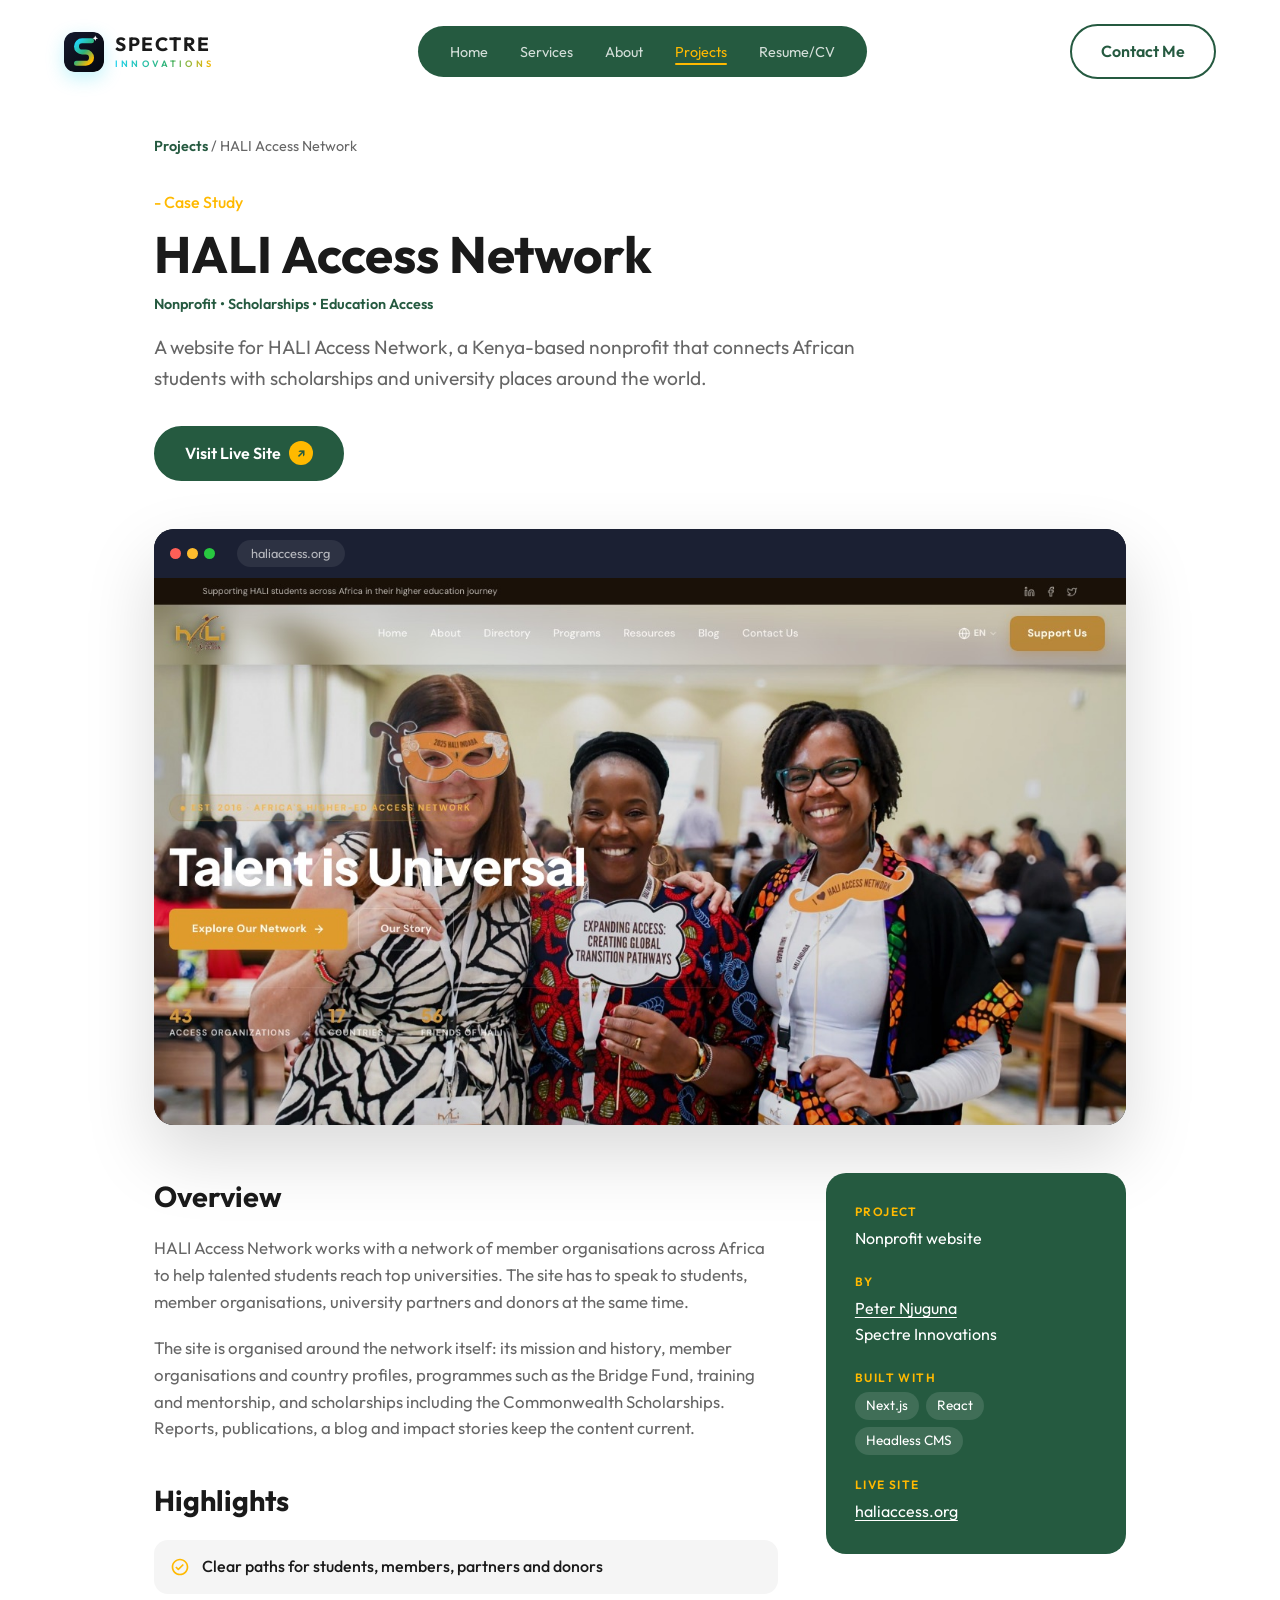
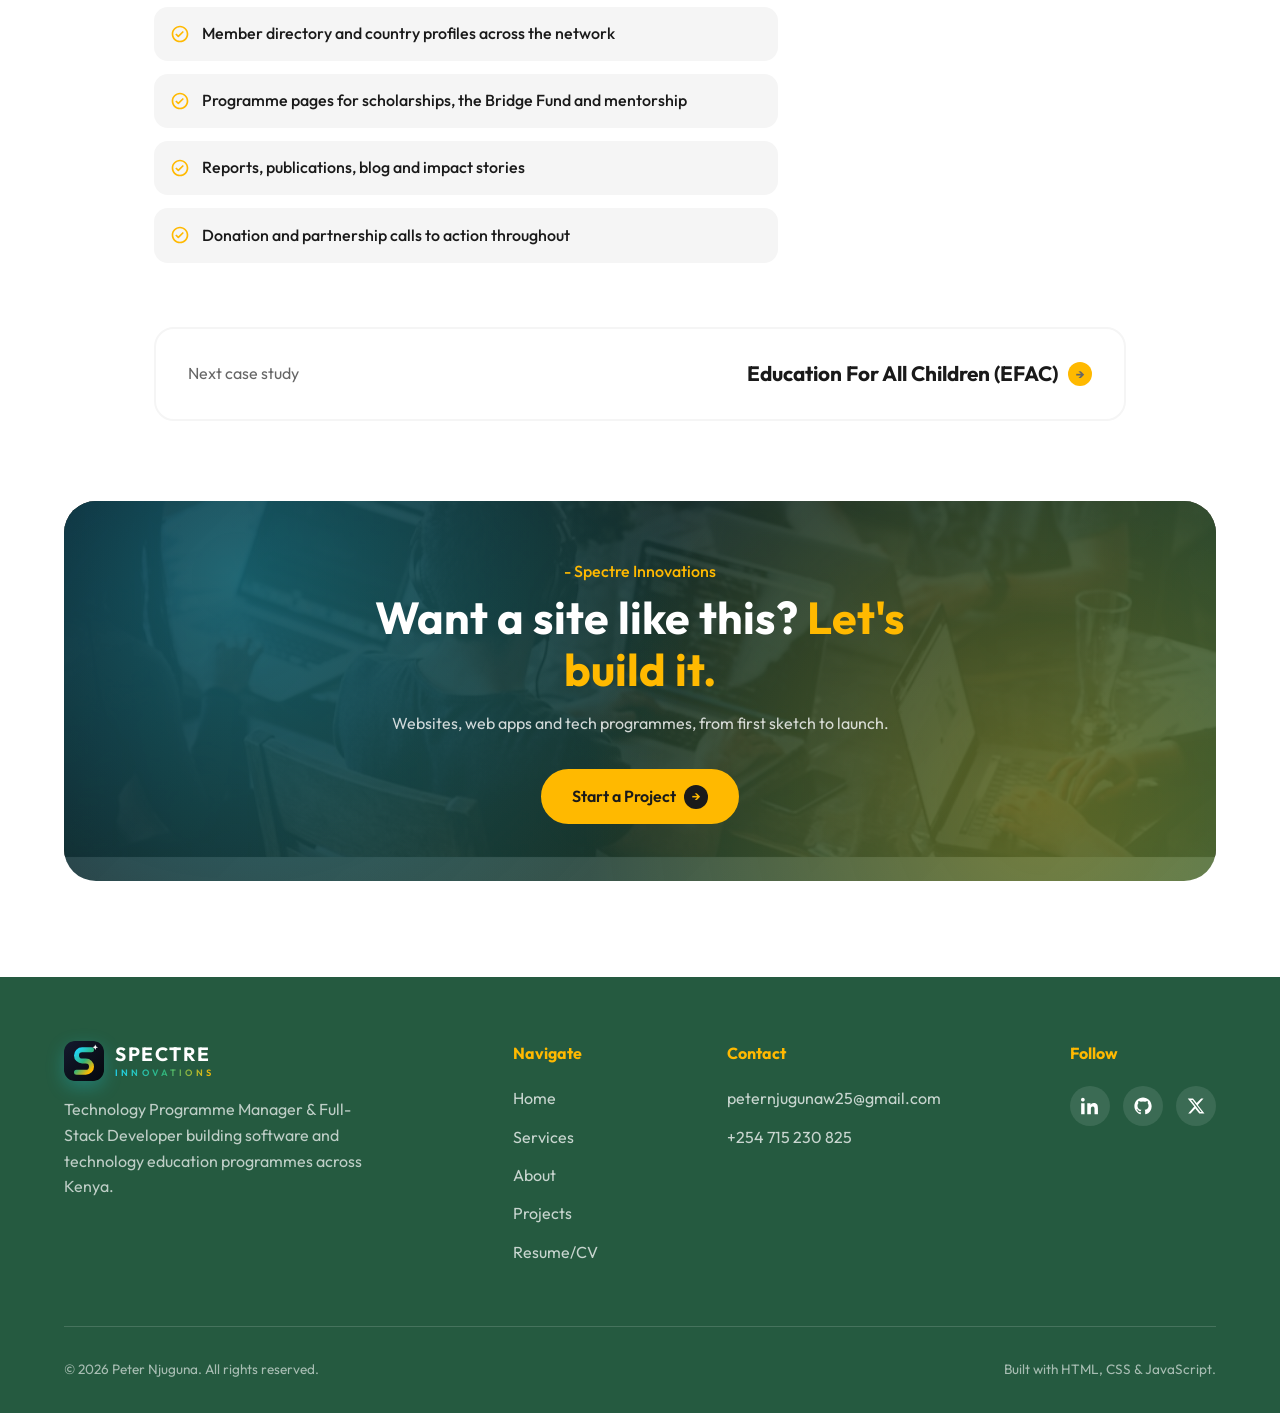
<file: work/hali-access.html>
<!DOCTYPE html>
<html lang="en">
<head>
    <meta charset="UTF-8">
    <meta name="viewport" content="width=device-width, initial-scale=1.0">
    <title>HALI Access Network | Case Study by Peter Njuguna</title>
    <!-- Favicon: Spectre Innovations -->
    <link rel="icon" href="/favicon.ico" sizes="48x48">
    <link rel="icon" href="/assets/brand/spectre-icon.svg" type="image/svg+xml">
    <link rel="icon" href="/assets/brand/favicon-192.png" type="image/png" sizes="192x192">
    <link rel="apple-touch-icon" href="/assets/brand/apple-touch-icon.png">
    <link rel="manifest" href="/site.webmanifest">
    <meta name="theme-color" content="#0b0f1a">
    <meta name="description" content="A website for HALI Access Network, a Kenya-based nonprofit that connects African students with scholarships and university places around the world. A project by Peter Njuguna, Full-Stack Developer, Spectre Innovations.">
    <meta name="author" content="Peter Njuguna">
    <link rel="canonical" href="https://peternjugunaportfolio.netlify.app/work/hali-access">

    <meta property="og:title" content="HALI Access Network | Case Study by Peter Njuguna">
    <meta property="og:description" content="A website for HALI Access Network, a Kenya-based nonprofit that connects African students with scholarships and university places around the world. A project by Peter Njuguna, Full-Stack Developer, Spectre Innovations.">
    <meta property="og:type" content="article">
    <meta property="og:url" content="https://peternjugunaportfolio.netlify.app/work/hali-access">
    <meta property="og:site_name" content="Peter Njuguna Portfolio">
    <meta property="og:image" content="https://peternjugunaportfolio.netlify.app/assets/images/og-peter-njuguna.jpg">
    <meta property="og:image:width" content="1200">
    <meta property="og:image:height" content="630">
    <meta property="og:image:alt" content="Peter Njuguna, Technology Programme Manager and Full-Stack Developer, Spectre Innovations">
    <meta property="og:locale" content="en_KE">

    <meta name="twitter:card" content="summary_large_image">
    <meta name="twitter:title" content="HALI Access Network | Case Study by Peter Njuguna">
    <meta name="twitter:description" content="A website for HALI Access Network, a Kenya-based nonprofit that connects African students with scholarships and university places around the world. A project by Peter Njuguna, Full-Stack Developer, Spectre Innovations.">
    <meta name="twitter:image" content="https://peternjugunaportfolio.netlify.app/assets/images/og-peter-njuguna.jpg">
    <meta name="twitter:image:alt" content="Peter Njuguna, Technology Programme Manager and Full-Stack Developer, Spectre Innovations">

    <link rel="preconnect" href="https://fonts.googleapis.com">
    <link rel="preconnect" href="https://fonts.gstatic.com" crossorigin>
    <link href="https://fonts.googleapis.com/css2?family=Outfit:wght@400;500;600;700&display=swap" rel="stylesheet">
    <link rel="stylesheet" href="/css/style.css">
    <link rel="stylesheet" href="/css/motion.css">
    <script type="application/ld+json">
{
  "@context": "https://schema.org",
  "@graph": [
    {
      "@type": "CreativeWork",
      "@id": "https://peternjugunaportfolio.netlify.app/work/hali-access#work",
      "name": "HALI Access Network",
      "url": "https://peternjugunaportfolio.netlify.app/work/hali-access",
      "description": "A website for HALI Access Network, a Kenya-based nonprofit that connects African students with scholarships and university places around the world.",
      "image": "https://peternjugunaportfolio.netlify.app/assets/images/project-hali-access.jpg",
      "creator": {
        "@type": "Person",
        "@id": "https://peternjugunaportfolio.netlify.app/#person",
        "name": "Peter Njuguna",
        "url": "https://peternjugunaportfolio.netlify.app/"
      },
      "publisher": {
        "@type": "Organization",
        "@id": "https://peternjugunaportfolio.netlify.app/#spectre",
        "name": "Spectre Innovations"
      },
      "about": {
        "@type": "WebSite",
        "name": "HALI Access Network",
        "url": "https://haliaccess.org/"
      },
      "keywords": "Next.js, React, Headless CMS, Peter Njuguna, Spectre Innovations"
    },
    {
      "@type": "BreadcrumbList",
      "itemListElement": [
        {
          "@type": "ListItem",
          "position": 1,
          "name": "Home",
          "item": "https://peternjugunaportfolio.netlify.app/"
        },
        {
          "@type": "ListItem",
          "position": 2,
          "name": "Projects",
          "item": "https://peternjugunaportfolio.netlify.app/projects"
        },
        {
          "@type": "ListItem",
          "position": 3,
          "name": "HALI Access Network",
          "item": "https://peternjugunaportfolio.netlify.app/work/hali-access"
        }
      ]
    }
  ]
}
    </script>
</head>
<body class="page-projects">

    <a href="#main-content" class="skip-link">Skip to main content</a>

    <!-- Navigation -->
    <nav class="navbar" aria-label="Main Navigation">
        <a href="/index.html" class="logo" aria-label="Spectre Innovations, home">
            <img src="/assets/brand/spectre-icon.svg" class="logo-mark" width="40" height="40" alt="">
            <span class="logo-text"><span class="logo-name">SPECTRE</span><span class="logo-sub">INNOVATIONS</span></span>
        </a>
        <ul class="nav-links" id="primary-nav">
            <li><a href="/index.html">Home</a></li>
            <li><a href="/index.html#services">Services</a></li>
            <li><a href="/index.html#about">About</a></li>
            <li><a href="/projects.html" class="active">Projects</a></li>
            <li><a href="/cv.html">Resume/CV</a></li>
        </ul>
        <a href="/contact.html" class="btn btn-outline">Contact Me</a>
        <button type="button" class="nav-toggle" aria-label="Toggle navigation menu" aria-expanded="false" aria-controls="primary-nav">
            <span></span><span></span><span></span>
        </button>
    </nav>

    <main id="main-content">

    <article class="case-study">
        <nav class="breadcrumb" aria-label="Breadcrumb">
            <a href="/projects.html">Projects</a> <span aria-hidden="true">/</span> <span aria-current="page">HALI Access Network</span>
        </nav>

        <header class="case-hero">
            <span class="section-subtitle">- Case Study</span>
            <h1>HALI Access Network</h1>
            <p class="tech-stack">Nonprofit • Scholarships • Education Access</p>
            <p class="case-lead">A website for HALI Access Network, a Kenya-based nonprofit that connects African students with scholarships and university places around the world.</p>
            <div class="case-actions">
                <a href="https://haliaccess.org/" class="btn btn-primary" target="_blank" rel="noopener noreferrer">Visit Live Site <span class="icon-circle">↗</span></a>
            </div>
        </header>

        <figure class="case-shot">
            <div class="browser-bar" aria-hidden="true"><span></span><span></span><span></span><em>haliaccess.org</em></div>
            <img src="/assets/images/project-hali-access.jpg" alt="HALI Access Network homepage" width="1280" height="800">
        </figure>

        <div class="case-body">
            <section class="case-overview" aria-labelledby="overview-heading">
                <h2 id="overview-heading">Overview</h2>
                <p>HALI Access Network works with a network of member organisations across Africa to help talented students reach top universities. The site has to speak to students, member organisations, university partners and donors at the same time.</p>
                <p>The site is organised around the network itself: its mission and history, member organisations and country profiles, programmes such as the Bridge Fund, training and mentorship, and scholarships including the Commonwealth Scholarships. Reports, publications, a blog and impact stories keep the content current.</p>

                <h2>Highlights</h2>
                <ul class="case-highlights">
                    <li>Clear paths for students, members, partners and donors</li>
                    <li>Member directory and country profiles across the network</li>
                    <li>Programme pages for scholarships, the Bridge Fund and mentorship</li>
                    <li>Reports, publications, blog and impact stories</li>
                    <li>Donation and partnership calls to action throughout</li>
                </ul>
            </section>

            <aside class="case-facts" aria-label="Project details">
                <dl>
                    <dt>Project</dt><dd>Nonprofit website</dd>
                    <dt>By</dt><dd><a href="/index.html">Peter Njuguna</a><br>Spectre Innovations</dd>
                    <dt>Built with</dt><dd><ul class="case-stack"><li>Next.js</li><li>React</li><li>Headless CMS</li></ul></dd>
                    <dt>Live site</dt><dd><a href="https://haliaccess.org/" target="_blank" rel="noopener noreferrer">haliaccess.org</a></dd>
                </dl>
            </aside>
        </div>

        <a class="case-next" href="/work/efac.html">
            <span>Next case study</span>
            <strong>Education For All Children (EFAC) <span class="icon-circle">→</span></strong>
        </a>
    </article>

    <section class="cta-band" aria-labelledby="cta-heading">
        <div class="cta-bg" aria-hidden="true"><img src="/assets/images/stock-team.jpg" alt="" loading="lazy" width="1000" height="640"></div>
        <div class="cta-inner">
            <span class="section-subtitle">- Spectre Innovations</span>
            <h2 id="cta-heading">Want a site like this? <span class="highlight-text">Let's build it.</span></h2>
            <p>Websites, web apps and tech programmes, from first sketch to launch.</p>
            <a href="/contact.html" class="btn btn-primary btn-glow">Start a Project <span class="icon-circle">→</span></a>
        </div>
    </section>

    </main>

    <!-- Footer -->
    <footer class="site-footer">
        <div class="footer-top">
            <div class="footer-brand">
                <a href="/index.html" class="logo" aria-label="Spectre Innovations, home"><img src="/assets/brand/spectre-icon.svg" class="logo-mark" width="40" height="40" alt=""><span class="logo-text"><span class="logo-name">SPECTRE</span><span class="logo-sub">INNOVATIONS</span></span></a>
                <p>Technology Programme Manager &amp; Full-Stack Developer building software and technology education programmes across Kenya.</p>
            </div>
            <div class="footer-col">
                <h4>Navigate</h4>
                <ul>
                    <li><a href="/index.html">Home</a></li>
                    <li><a href="/index.html#services">Services</a></li>
                    <li><a href="/index.html#about">About</a></li>
                    <li><a href="/projects.html" class="active">Projects</a></li>
                    <li><a href="/cv.html">Resume/CV</a></li>
                </ul>
            </div>
            <div class="footer-col">
                <h4>Contact</h4>
                <ul>
                    <li><a href="mailto:peternjugunaw25@gmail.com">peternjugunaw25@gmail.com</a></li>
                    <li><a href="tel:+254715230825">+254 715 230 825</a></li>
                </ul>
            </div>
            <div class="footer-col">
                <h4>Follow</h4>
                <div class="footer-social">
                    <a href="https://www.linkedin.com/in/peter-njuguna-04990b240" target="_blank" rel="noopener noreferrer" aria-label="LinkedIn"><svg viewBox="0 0 24 24" width="18" height="18" fill="currentColor" aria-hidden="true"><path d="M4.98 3.5C4.98 4.88 3.87 6 2.5 6S0 4.88 0 3.5 1.11 1 2.5 1s2.48 1.12 2.48 2.5zM.22 8.24h4.56V23H.22V8.24zM8.34 8.24h4.37v2.01h.06c.61-1.15 2.1-2.36 4.32-2.36 4.62 0 5.47 3.04 5.47 6.99V23h-4.55v-6.78c0-1.62-.03-3.7-2.26-3.7-2.26 0-2.6 1.77-2.6 3.59V23H8.34V8.24z"/></svg></a>
                    <a href="https://github.com/peterkariri" target="_blank" rel="noopener noreferrer" aria-label="GitHub"><svg viewBox="0 0 24 24" width="18" height="18" fill="currentColor" aria-hidden="true"><path d="M12 .5C5.65.5.5 5.65.5 12c0 5.08 3.29 9.39 7.86 10.91.57.1.78-.25.78-.55 0-.27-.01-1.16-.02-2.11-3.2.7-3.88-1.36-3.88-1.36-.52-1.34-1.28-1.7-1.28-1.7-1.04-.72.08-.7.08-.7 1.16.08 1.77 1.19 1.77 1.19 1.03 1.77 2.7 1.26 3.36.96.1-.75.4-1.26.73-1.55-2.55-.29-5.24-1.28-5.24-5.69 0-1.26.45-2.29 1.19-3.09-.12-.29-.52-1.46.11-3.05 0 0 .97-.31 3.18 1.18a11 11 0 0 1 5.79 0c2.2-1.49 3.17-1.18 3.17-1.18.63 1.59.23 2.76.11 3.05.74.8 1.18 1.83 1.18 3.09 0 4.42-2.69 5.4-5.25 5.68.41.36.78 1.06.78 2.14 0 1.54-.01 2.79-.01 3.17 0 .3.2.66.79.55A10.53 10.53 0 0 0 23.5 12C23.5 5.65 18.35.5 12 .5z"/></svg></a>
                    <a href="https://twitter.com/peternjuguna" target="_blank" rel="noopener noreferrer" aria-label="Twitter"><svg viewBox="0 0 24 24" width="18" height="18" fill="currentColor" aria-hidden="true"><path d="M18.9 2H22l-7.6 8.7L23.3 22h-6.9l-5.4-6.6L4.8 22H1.6l8.1-9.3L1 2h7l4.9 6.1L18.9 2zm-1.2 18h1.9L7.4 3.9H5.4L17.7 20z"/></svg></a>
                </div>
            </div>
        </div>
        <div class="footer-bottom">
            <p>&copy; 2026 Peter Njuguna. All rights reserved.</p>
            <p>Built with HTML, CSS &amp; JavaScript.</p>
        </div>
    </footer>

    <script src="/js/main.js"></script>
    <script src="/js/motion.js"></script>
</body>
</html>
</file>
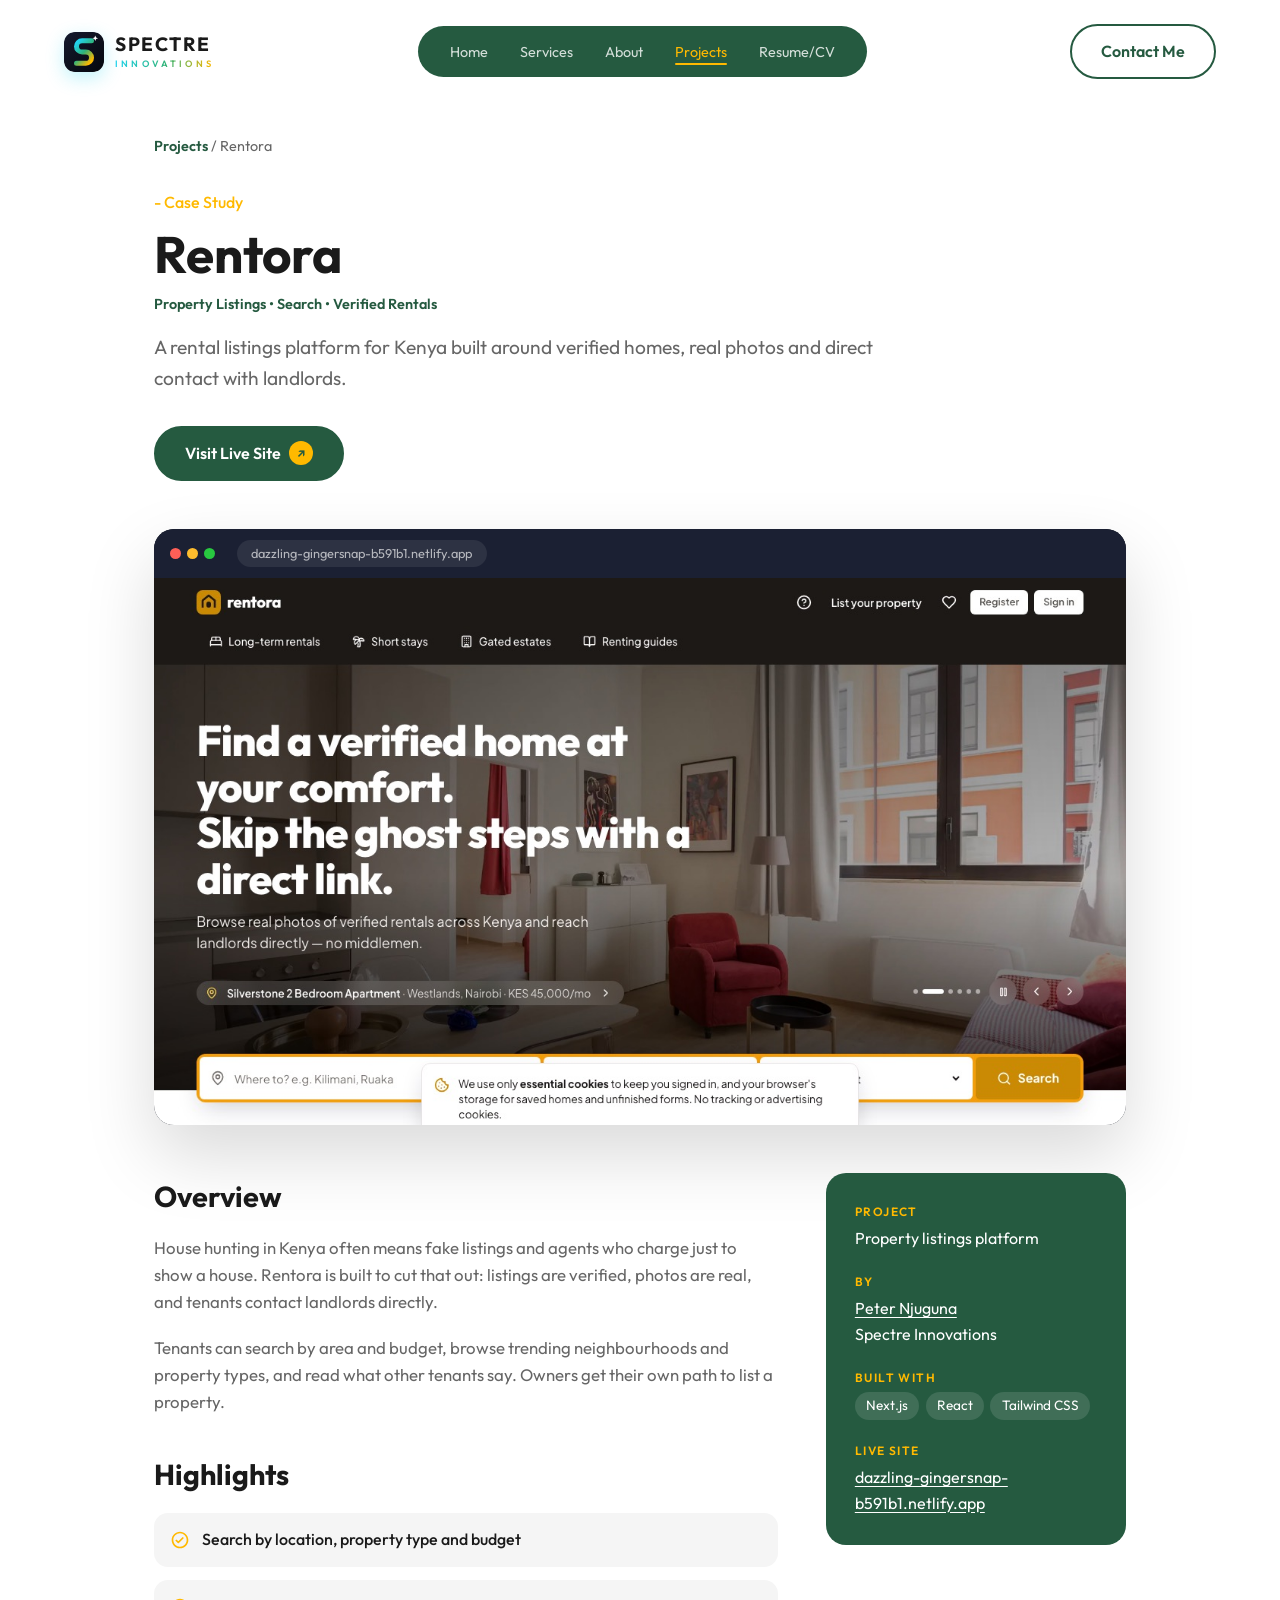
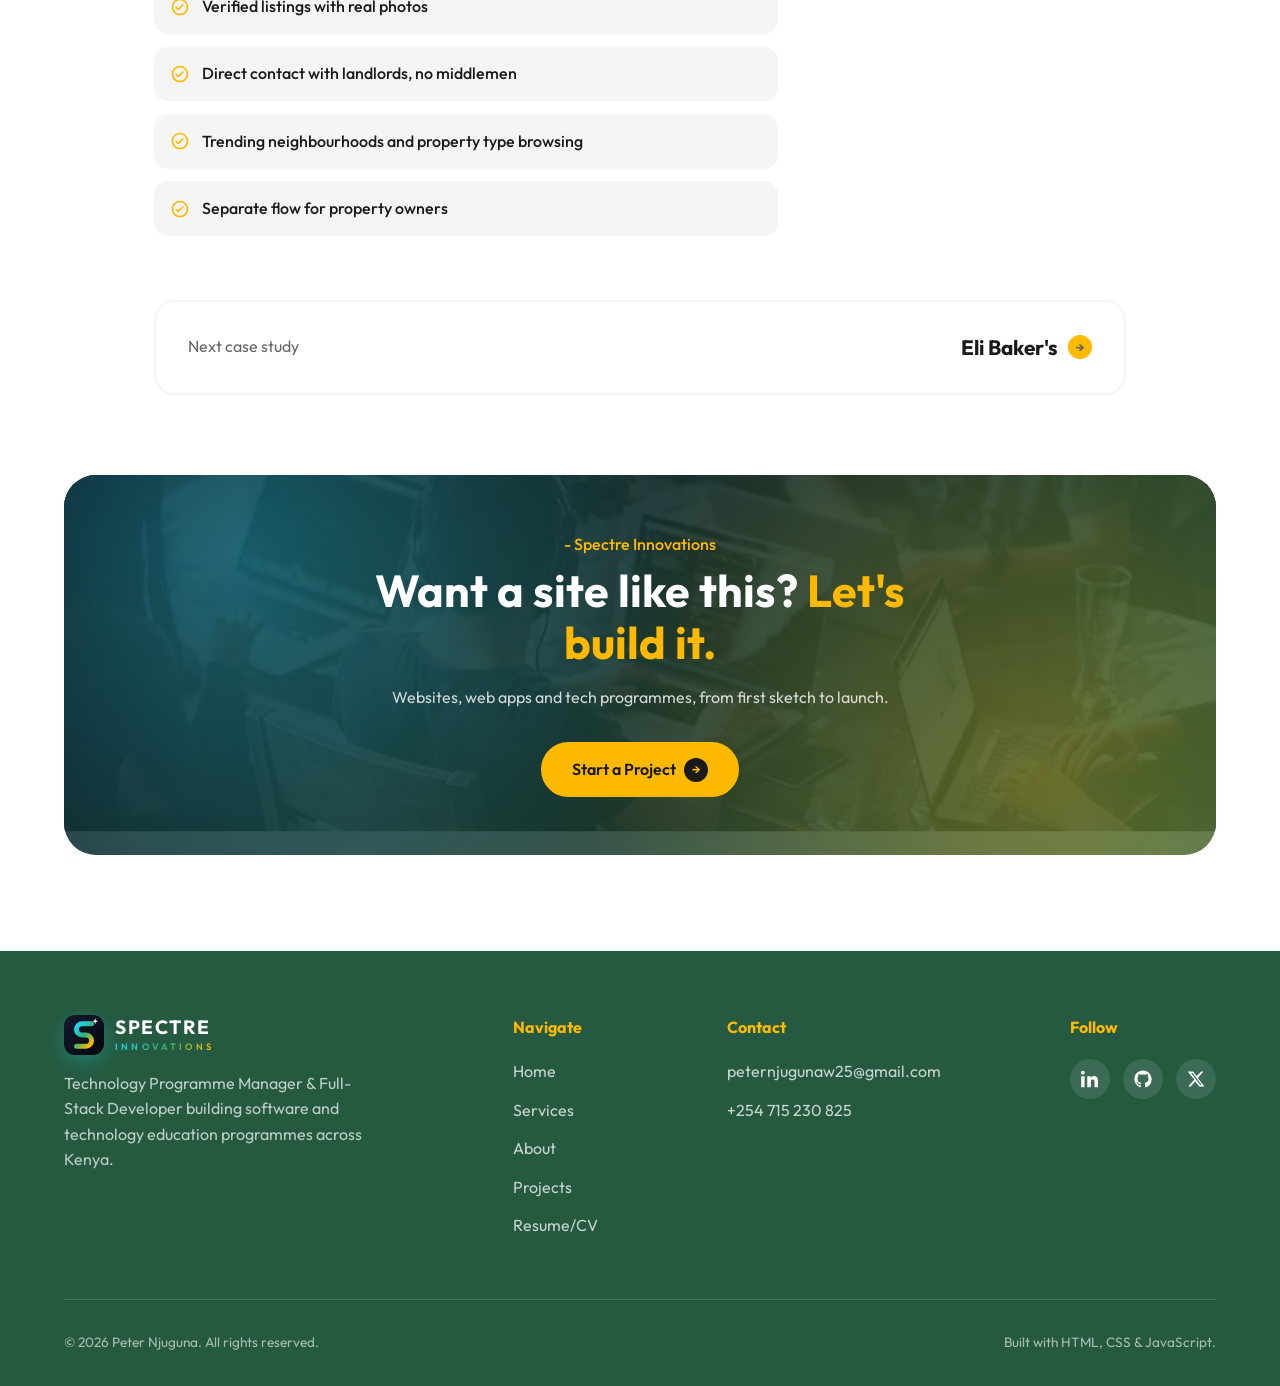
<file: work/rentora.html>
<!DOCTYPE html>
<html lang="en">
<head>
    <meta charset="UTF-8">
    <meta name="viewport" content="width=device-width, initial-scale=1.0">
    <title>Rentora | Case Study by Peter Njuguna</title>
    <!-- Favicon: Spectre Innovations -->
    <link rel="icon" href="/favicon.ico" sizes="48x48">
    <link rel="icon" href="/assets/brand/spectre-icon.svg" type="image/svg+xml">
    <link rel="icon" href="/assets/brand/favicon-192.png" type="image/png" sizes="192x192">
    <link rel="apple-touch-icon" href="/assets/brand/apple-touch-icon.png">
    <link rel="manifest" href="/site.webmanifest">
    <meta name="theme-color" content="#0b0f1a">
    <meta name="description" content="A rental listings platform for Kenya built around verified homes, real photos and direct contact with landlords. A project by Peter Njuguna, Full-Stack Developer, Spectre Innovations.">
    <meta name="author" content="Peter Njuguna">
    <link rel="canonical" href="https://peternjugunaportfolio.netlify.app/work/rentora">

    <meta property="og:title" content="Rentora | Case Study by Peter Njuguna">
    <meta property="og:description" content="A rental listings platform for Kenya built around verified homes, real photos and direct contact with landlords. A project by Peter Njuguna, Full-Stack Developer, Spectre Innovations.">
    <meta property="og:type" content="article">
    <meta property="og:url" content="https://peternjugunaportfolio.netlify.app/work/rentora">
    <meta property="og:site_name" content="Peter Njuguna Portfolio">
    <meta property="og:image" content="https://peternjugunaportfolio.netlify.app/assets/images/og-peter-njuguna.jpg">
    <meta property="og:image:width" content="1200">
    <meta property="og:image:height" content="630">
    <meta property="og:image:alt" content="Peter Njuguna, Technology Programme Manager and Full-Stack Developer, Spectre Innovations">
    <meta property="og:locale" content="en_KE">

    <meta name="twitter:card" content="summary_large_image">
    <meta name="twitter:title" content="Rentora | Case Study by Peter Njuguna">
    <meta name="twitter:description" content="A rental listings platform for Kenya built around verified homes, real photos and direct contact with landlords. A project by Peter Njuguna, Full-Stack Developer, Spectre Innovations.">
    <meta name="twitter:image" content="https://peternjugunaportfolio.netlify.app/assets/images/og-peter-njuguna.jpg">
    <meta name="twitter:image:alt" content="Peter Njuguna, Technology Programme Manager and Full-Stack Developer, Spectre Innovations">

    <link rel="preconnect" href="https://fonts.googleapis.com">
    <link rel="preconnect" href="https://fonts.gstatic.com" crossorigin>
    <link href="https://fonts.googleapis.com/css2?family=Outfit:wght@400;500;600;700&display=swap" rel="stylesheet">
    <link rel="stylesheet" href="/css/style.css">
    <link rel="stylesheet" href="/css/motion.css">
    <script type="application/ld+json">
{
  "@context": "https://schema.org",
  "@graph": [
    {
      "@type": "CreativeWork",
      "@id": "https://peternjugunaportfolio.netlify.app/work/rentora#work",
      "name": "Rentora",
      "url": "https://peternjugunaportfolio.netlify.app/work/rentora",
      "description": "A rental listings platform for Kenya built around verified homes, real photos and direct contact with landlords.",
      "image": "https://peternjugunaportfolio.netlify.app/assets/images/project-rentora.jpg",
      "creator": {
        "@type": "Person",
        "@id": "https://peternjugunaportfolio.netlify.app/#person",
        "name": "Peter Njuguna",
        "url": "https://peternjugunaportfolio.netlify.app/"
      },
      "publisher": {
        "@type": "Organization",
        "@id": "https://peternjugunaportfolio.netlify.app/#spectre",
        "name": "Spectre Innovations"
      },
      "about": {
        "@type": "WebSite",
        "name": "Rentora",
        "url": "https://dazzling-gingersnap-b591b1.netlify.app/"
      },
      "keywords": "Next.js, React, Tailwind CSS, Peter Njuguna, Spectre Innovations"
    },
    {
      "@type": "BreadcrumbList",
      "itemListElement": [
        {
          "@type": "ListItem",
          "position": 1,
          "name": "Home",
          "item": "https://peternjugunaportfolio.netlify.app/"
        },
        {
          "@type": "ListItem",
          "position": 2,
          "name": "Projects",
          "item": "https://peternjugunaportfolio.netlify.app/projects"
        },
        {
          "@type": "ListItem",
          "position": 3,
          "name": "Rentora",
          "item": "https://peternjugunaportfolio.netlify.app/work/rentora"
        }
      ]
    }
  ]
}
    </script>
</head>
<body class="page-projects">

    <a href="#main-content" class="skip-link">Skip to main content</a>

    <!-- Navigation -->
    <nav class="navbar" aria-label="Main Navigation">
        <a href="/index.html" class="logo" aria-label="Spectre Innovations, home">
            <img src="/assets/brand/spectre-icon.svg" class="logo-mark" width="40" height="40" alt="">
            <span class="logo-text"><span class="logo-name">SPECTRE</span><span class="logo-sub">INNOVATIONS</span></span>
        </a>
        <ul class="nav-links" id="primary-nav">
            <li><a href="/index.html">Home</a></li>
            <li><a href="/index.html#services">Services</a></li>
            <li><a href="/index.html#about">About</a></li>
            <li><a href="/projects.html" class="active">Projects</a></li>
            <li><a href="/cv.html">Resume/CV</a></li>
        </ul>
        <a href="/contact.html" class="btn btn-outline">Contact Me</a>
        <button type="button" class="nav-toggle" aria-label="Toggle navigation menu" aria-expanded="false" aria-controls="primary-nav">
            <span></span><span></span><span></span>
        </button>
    </nav>

    <main id="main-content">

    <article class="case-study">
        <nav class="breadcrumb" aria-label="Breadcrumb">
            <a href="/projects.html">Projects</a> <span aria-hidden="true">/</span> <span aria-current="page">Rentora</span>
        </nav>

        <header class="case-hero">
            <span class="section-subtitle">- Case Study</span>
            <h1>Rentora</h1>
            <p class="tech-stack">Property Listings • Search • Verified Rentals</p>
            <p class="case-lead">A rental listings platform for Kenya built around verified homes, real photos and direct contact with landlords.</p>
            <div class="case-actions">
                <a href="https://dazzling-gingersnap-b591b1.netlify.app/" class="btn btn-primary" target="_blank" rel="noopener noreferrer">Visit Live Site <span class="icon-circle">↗</span></a>
            </div>
        </header>

        <figure class="case-shot">
            <div class="browser-bar" aria-hidden="true"><span></span><span></span><span></span><em>dazzling-gingersnap-b591b1.netlify.app</em></div>
            <img src="/assets/images/project-rentora.jpg" alt="Rentora homepage" width="1280" height="800">
        </figure>

        <div class="case-body">
            <section class="case-overview" aria-labelledby="overview-heading">
                <h2 id="overview-heading">Overview</h2>
                <p>House hunting in Kenya often means fake listings and agents who charge just to show a house. Rentora is built to cut that out: listings are verified, photos are real, and tenants contact landlords directly.</p>
                <p>Tenants can search by area and budget, browse trending neighbourhoods and property types, and read what other tenants say. Owners get their own path to list a property.</p>

                <h2>Highlights</h2>
                <ul class="case-highlights">
                    <li>Search by location, property type and budget</li>
                    <li>Verified listings with real photos</li>
                    <li>Direct contact with landlords, no middlemen</li>
                    <li>Trending neighbourhoods and property type browsing</li>
                    <li>Separate flow for property owners</li>
                </ul>
            </section>

            <aside class="case-facts" aria-label="Project details">
                <dl>
                    <dt>Project</dt><dd>Property listings platform</dd>
                    <dt>By</dt><dd><a href="/index.html">Peter Njuguna</a><br>Spectre Innovations</dd>
                    <dt>Built with</dt><dd><ul class="case-stack"><li>Next.js</li><li>React</li><li>Tailwind CSS</li></ul></dd>
                    <dt>Live site</dt><dd><a href="https://dazzling-gingersnap-b591b1.netlify.app/" target="_blank" rel="noopener noreferrer">dazzling-gingersnap-b591b1.netlify.app</a></dd>
                </dl>
            </aside>
        </div>

        <a class="case-next" href="/work/eli-bakers.html">
            <span>Next case study</span>
            <strong>Eli Baker&#x27;s <span class="icon-circle">→</span></strong>
        </a>
    </article>

    <section class="cta-band" aria-labelledby="cta-heading">
        <div class="cta-bg" aria-hidden="true"><img src="/assets/images/stock-team.jpg" alt="" loading="lazy" width="1000" height="640"></div>
        <div class="cta-inner">
            <span class="section-subtitle">- Spectre Innovations</span>
            <h2 id="cta-heading">Want a site like this? <span class="highlight-text">Let's build it.</span></h2>
            <p>Websites, web apps and tech programmes, from first sketch to launch.</p>
            <a href="/contact.html" class="btn btn-primary btn-glow">Start a Project <span class="icon-circle">→</span></a>
        </div>
    </section>

    </main>

    <!-- Footer -->
    <footer class="site-footer">
        <div class="footer-top">
            <div class="footer-brand">
                <a href="/index.html" class="logo" aria-label="Spectre Innovations, home"><img src="/assets/brand/spectre-icon.svg" class="logo-mark" width="40" height="40" alt=""><span class="logo-text"><span class="logo-name">SPECTRE</span><span class="logo-sub">INNOVATIONS</span></span></a>
                <p>Technology Programme Manager &amp; Full-Stack Developer building software and technology education programmes across Kenya.</p>
            </div>
            <div class="footer-col">
                <h4>Navigate</h4>
                <ul>
                    <li><a href="/index.html">Home</a></li>
                    <li><a href="/index.html#services">Services</a></li>
                    <li><a href="/index.html#about">About</a></li>
                    <li><a href="/projects.html" class="active">Projects</a></li>
                    <li><a href="/cv.html">Resume/CV</a></li>
                </ul>
            </div>
            <div class="footer-col">
                <h4>Contact</h4>
                <ul>
                    <li><a href="mailto:peternjugunaw25@gmail.com">peternjugunaw25@gmail.com</a></li>
                    <li><a href="tel:+254715230825">+254 715 230 825</a></li>
                </ul>
            </div>
            <div class="footer-col">
                <h4>Follow</h4>
                <div class="footer-social">
                    <a href="https://www.linkedin.com/in/peter-njuguna-04990b240" target="_blank" rel="noopener noreferrer" aria-label="LinkedIn"><svg viewBox="0 0 24 24" width="18" height="18" fill="currentColor" aria-hidden="true"><path d="M4.98 3.5C4.98 4.88 3.87 6 2.5 6S0 4.88 0 3.5 1.11 1 2.5 1s2.48 1.12 2.48 2.5zM.22 8.24h4.56V23H.22V8.24zM8.34 8.24h4.37v2.01h.06c.61-1.15 2.1-2.36 4.32-2.36 4.62 0 5.47 3.04 5.47 6.99V23h-4.55v-6.78c0-1.62-.03-3.7-2.26-3.7-2.26 0-2.6 1.77-2.6 3.59V23H8.34V8.24z"/></svg></a>
                    <a href="https://github.com/peterkariri" target="_blank" rel="noopener noreferrer" aria-label="GitHub"><svg viewBox="0 0 24 24" width="18" height="18" fill="currentColor" aria-hidden="true"><path d="M12 .5C5.65.5.5 5.65.5 12c0 5.08 3.29 9.39 7.86 10.91.57.1.78-.25.78-.55 0-.27-.01-1.16-.02-2.11-3.2.7-3.88-1.36-3.88-1.36-.52-1.34-1.28-1.7-1.28-1.7-1.04-.72.08-.7.08-.7 1.16.08 1.77 1.19 1.77 1.19 1.03 1.77 2.7 1.26 3.36.96.1-.75.4-1.26.73-1.55-2.55-.29-5.24-1.28-5.24-5.69 0-1.26.45-2.29 1.19-3.09-.12-.29-.52-1.46.11-3.05 0 0 .97-.31 3.18 1.18a11 11 0 0 1 5.79 0c2.2-1.49 3.17-1.18 3.17-1.18.63 1.59.23 2.76.11 3.05.74.8 1.18 1.83 1.18 3.09 0 4.42-2.69 5.4-5.25 5.68.41.36.78 1.06.78 2.14 0 1.54-.01 2.79-.01 3.17 0 .3.2.66.79.55A10.53 10.53 0 0 0 23.5 12C23.5 5.65 18.35.5 12 .5z"/></svg></a>
                    <a href="https://twitter.com/peternjuguna" target="_blank" rel="noopener noreferrer" aria-label="Twitter"><svg viewBox="0 0 24 24" width="18" height="18" fill="currentColor" aria-hidden="true"><path d="M18.9 2H22l-7.6 8.7L23.3 22h-6.9l-5.4-6.6L4.8 22H1.6l8.1-9.3L1 2h7l4.9 6.1L18.9 2zm-1.2 18h1.9L7.4 3.9H5.4L17.7 20z"/></svg></a>
                </div>
            </div>
        </div>
        <div class="footer-bottom">
            <p>&copy; 2026 Peter Njuguna. All rights reserved.</p>
            <p>Built with HTML, CSS &amp; JavaScript.</p>
        </div>
    </footer>

    <script src="/js/main.js"></script>
    <script src="/js/motion.js"></script>
</body>
</html>
</file>
<file: css/style.css>
/* Base Styles & Variables */
:root {
    --primary-yellow: #ffb900;
    --primary-green: #255a40;
    --bg-white: #ffffff;
    --bg-light: #f5f5f5;
    --text-dark: #1a1a1a;
    --text-light: #ffffff;
    --text-gray: #666666;
    --font-main: 'Outfit', sans-serif;
    --border-radius-lg: 24px;
    --border-radius-sm: 12px;
}

* {
    margin: 0;
    padding: 0;
    box-sizing: border-box;
}

body {
    font-family: var(--font-main);
    color: var(--text-dark);
    background-color: var(--bg-white);
    line-height: 1.6;
    overflow-x: hidden;
}

a {
    text-decoration: none;
    color: inherit;
}

/* Accessibility */
.skip-link {
    position: absolute;
    top: -60px;
    left: 1rem;
    background-color: var(--primary-green);
    color: var(--text-light);
    padding: 0.8rem 1.5rem;
    border-radius: var(--border-radius-sm);
    z-index: 1000;
    transition: top 0.2s ease;
}

.skip-link:focus {
    top: 1rem;
}

.sr-only {
    position: absolute;
    width: 1px;
    height: 1px;
    padding: 0;
    margin: -1px;
    overflow: hidden;
    clip: rect(0, 0, 0, 0);
    white-space: nowrap;
    border: 0;
}

a:focus-visible,
button:focus-visible,
input:focus-visible,
textarea:focus-visible {
    outline: 3px solid var(--primary-yellow);
    outline-offset: 3px;
}

img {
    max-width: 100%;
    display: block;
}

/* Typography Utilities */
.highlight-text {
    color: var(--primary-yellow);
}

.section-subtitle {
    color: var(--primary-yellow);
    font-weight: 500;
    display: block;
    margin-bottom: 0.5rem;
}

h1 {
    font-size: 3.5rem;
    line-height: 1.2;
    margin-bottom: 1rem;
    color: var(--text-dark);
}

h2 {
    font-size: 2.5rem;
    margin-bottom: 1rem;
}

/* Buttons */
.btn {
    display: inline-flex;
    align-items: center;
    justify-content: center;
    padding: 0.8rem 1.8rem;
    border-radius: 50px;
    font-weight: 600;
    cursor: pointer;
    transition: all 0.3s ease;
    gap: 0.5rem;
}

.btn-primary {
    background-color: var(--primary-green);
    color: var(--text-light);
    border: 2px solid var(--primary-green);
}

.btn-primary:hover {
    background-color: #1a422d;
    border-color: #1a422d;
}

.btn-secondary {
    background-color: transparent;
    color: var(--text-dark);
    border: 2px solid var(--text-dark);
}

.btn-secondary:hover {
    background-color: var(--text-dark);
    color: var(--text-light);
}

.btn-outline {
    background-color: transparent;
    color: var(--primary-green);
    border: 2px solid var(--primary-green);
}

.btn-outline:hover {
    background-color: var(--primary-green);
    color: var(--text-light);
}

.btn-outline-yellow {
    background-color: transparent;
    color: var(--primary-yellow);
    border: 2px solid var(--primary-yellow);
}

.btn-outline-yellow:hover {
    background-color: var(--primary-yellow);
    color: var(--primary-green);
}

.icon-circle {
    display: flex;
    align-items: center;
    justify-content: center;
    width: 24px;
    height: 24px;
    background-color: var(--primary-yellow);
    color: var(--primary-green);
    border-radius: 50%;
    font-size: 0.8rem;
}

.icon-circle-yellow {
    display: flex;
    align-items: center;
    justify-content: center;
    width: 24px;
    height: 24px;
    background-color: var(--primary-yellow);
    color: var(--primary-green);
    border-radius: 50%;
    font-size: 1rem;
}

/* Navigation */
.navbar {
    display: flex;
    justify-content: space-between;
    align-items: center;
    padding: 1.5rem 5%;
    background-color: var(--bg-white);
    position: sticky;
    top: 0;
    z-index: 100;
}

.logo {
    font-size: 1.5rem;
    font-weight: 700;
    display: flex;
    align-items: center;
    gap: 0.5rem;
}

.logo-icon {
    background-color: var(--primary-yellow);
    color: var(--text-dark);
    width: 32px;
    height: 32px;
    display: flex;
    align-items: center;
    justify-content: center;
    border-radius: 50%;
    font-size: 1.2rem;
}

.nav-links {
    display: flex;
    list-style: none;
    gap: 2rem;
    background-color: var(--primary-green);
    padding: 0.8rem 2rem;
    border-radius: 50px;
}

.nav-links li a {
    color: var(--text-light);
    font-size: 0.9rem;
    opacity: 0.8;
    transition: opacity 0.3s;
}

.nav-links li a:hover, .nav-links li a.active {
    opacity: 1;
    color: var(--primary-yellow);
}

.nav-toggle {
    display: none;
    flex-direction: column;
    justify-content: center;
    align-items: center;
    gap: 5px;
    width: 44px;
    height: 44px;
    background-color: var(--primary-green);
    border: none;
    border-radius: 50%;
    cursor: pointer;
}

.nav-toggle span {
    display: block;
    width: 18px;
    height: 2px;
    background-color: var(--text-light);
    transition: transform 0.3s ease, opacity 0.3s ease;
}

.nav-toggle[aria-expanded="true"] span:nth-child(1) {
    transform: translateY(7px) rotate(45deg);
}

.nav-toggle[aria-expanded="true"] span:nth-child(2) {
    opacity: 0;
}

.nav-toggle[aria-expanded="true"] span:nth-child(3) {
    transform: translateY(-7px) rotate(-45deg);
}

/* Hero Section */
.hero {
    display: flex;
    align-items: center;
    justify-content: space-between;
    padding: 5rem 5% 0 5%;
    position: relative;
    overflow: hidden;
}

.hero-content {
    flex: 1;
    max-width: 500px;
    z-index: 2;
}

.greeting-box {
    display: inline-block;
    padding: 0.4rem 1rem;
    border: 1px dashed var(--text-gray);
    border-radius: 4px;
    margin-bottom: 1.5rem;
    font-size: 0.9rem;
    color: var(--text-gray);
}

.hero-content p {
    color: var(--text-gray);
    margin-bottom: 2rem;
}

.hero-buttons {
    display: flex;
    gap: 1rem;
}

.hero-image-container {
    flex: 1;
    display: flex;
    justify-content: flex-end;
    position: relative;
}

.yellow-circle-bg {
    width: 500px;
    height: 500px;
    background-color: var(--primary-yellow);
    border-radius: 50%;
    position: relative;
    display: flex;
    align-items: flex-end;
    justify-content: center;
    overflow: hidden;
    /* Clip to straight bottom like in reference */
    clip-path: polygon(0 0, 100% 0, 100% 100%, 0 100%);
}

.hero-img {
    height: 90%;
    object-fit: contain;
    z-index: 2;
}

.floating-badge {
    position: absolute;
    background-color: var(--primary-green);
    color: var(--text-light);
    padding: 0.5rem 1rem;
    border-radius: 20px;
    font-size: 0.8rem;
    font-weight: 500;
    z-index: 3;
    display: flex;
    align-items: center;
    gap: 0.5rem;
    box-shadow: 0 10px 20px rgba(0,0,0,0.1);
}

.floating-badge::before {
    content: '';
    display: inline-block;
    width: 16px;
    height: 16px;
    background-image: url('../assets/icons/check-circle.svg');
    background-size: cover;
}

.top-right {
    top: 20%;
    right: -20px;
    animation: float 4s ease-in-out infinite;
}

.bottom-left {
    bottom: 20%;
    left: -20px;
    animation: float 4s ease-in-out infinite reverse;
}

@keyframes float {
    0% { transform: translateY(0px); }
    50% { transform: translateY(-15px); }
    100% { transform: translateY(0px); }
}

/* Marquee Banner */
.marquee-container {
    background-color: var(--primary-yellow);
    padding: 1rem 0;
    overflow: hidden;
    white-space: nowrap;
    position: relative;
    z-index: 10;
}

.marquee-content {
    display: inline-block;
    animation: marquee 20s linear infinite;
    font-size: 1.2rem;
    font-weight: 600;
    color: var(--text-dark);
}

.marquee-content span {
    margin: 0 1rem;
}

.star {
    font-size: 1.5rem;
    vertical-align: middle;
}

@keyframes marquee {
    0% { transform: translateX(0); }
    100% { transform: translateX(-50%); }
}

/* Services Section */
.services {
    padding: 6rem 5%;
    background-color: var(--bg-white);
}

.section-header {
    display: flex;
    justify-content: space-between;
    align-items: flex-end;
    margin-bottom: 3rem;
}

.services-grid {
    display: grid;
    grid-template-columns: repeat(auto-fit, minmax(300px, 1fr));
    gap: 2rem;
}

.service-card {
    background-color: var(--bg-light);
    padding: 2rem;
    border-radius: var(--border-radius-lg);
    transition: transform 0.3s ease, box-shadow 0.3s ease;
}

.service-card:hover {
    transform: translateY(-10px);
    box-shadow: 0 20px 40px rgba(0,0,0,0.05);
}

.service-icon {
    background-color: #fff;
    width: 50px;
    height: 50px;
    border-radius: 12px;
    display: flex;
    align-items: center;
    justify-content: center;
    margin-bottom: 1.5rem;
    box-shadow: 0 5px 15px rgba(0,0,0,0.05);
}

.service-icon img {
    width: 24px;
    height: 24px;
}

.service-card h3 {
    margin-bottom: 1rem;
    font-size: 1.3rem;
}

.service-card p {
    color: var(--text-gray);
    margin-bottom: 1.5rem;
    font-size: 0.95rem;
}

.learn-more {
    color: var(--primary-yellow);
    font-weight: 600;
    font-size: 0.9rem;
}

/* About Section */
.about {
    background-color: var(--primary-green);
    color: var(--text-light);
    padding: 6rem 5%;
    display: flex;
    align-items: center;
    gap: 5rem;
}

.about h2 {
    color: var(--text-light);
}

.about-image-container {
    flex: 1;
    display: flex;
    justify-content: center;
    position: relative;
}

.about-image-container .yellow-circle-bg {
    width: 400px;
    height: 400px;
    border-radius: 50%;
    clip-path: none;
    overflow: visible;
}

.about-img {
    border-radius: 50%;
    width: 100%;
    height: 100%;
    object-fit: cover;
}

.about-image-container .floating-badge {
    color: var(--text-dark);
    background-color: var(--primary-yellow);
}
.about-image-container .floating-badge::before { display: none; }

.badge-1 { top: 10%; left: -20px; }
.badge-2 { top: 50%; left: -50px; }
.badge-3 { bottom: 10%; right: -20px; }
.badge-4 { top: 20%; right: -40px; }

.about-content {
    flex: 1;
}

.about-content p {
    color: rgba(255, 255, 255, 0.8);
    margin-bottom: 3rem;
}

.stats-grid {
    display: grid;
    grid-template-columns: repeat(3, 1fr);
    gap: 2rem;
    margin-bottom: 3rem;
}

.stat-number {
    font-size: 2rem;
    font-weight: 700;
    color: var(--primary-yellow);
    margin-bottom: 0.5rem;
}

.stat-label {
    font-size: 0.9rem;
    color: rgba(255, 255, 255, 0.8);
}

.about-footer {
    display: flex;
    align-items: center;
    gap: 3rem;
}

/* Light variant, used to alternate section backgrounds */
.about-light {
    background-color: var(--bg-light);
    color: var(--text-dark);
}

.about-light h2 {
    color: var(--text-dark);
}

.about-light .about-content p {
    color: var(--text-gray);
}

.about-light .stat-label {
    color: var(--text-gray);
}

.about-light .about-image-container .floating-badge {
    color: var(--text-light);
    background-color: var(--primary-green);
}

.signature {
    font-family: 'Brush Script MT', cursive;
    font-size: 2rem;
    color: var(--primary-yellow);
    transform: rotate(-5deg);
}

/* Responsive */
@media (max-width: 1024px) {
    .hero, .about {
        flex-direction: column;
        text-align: center;
        gap: 3rem;
    }
    
    .hero-content {
        max-width: 100%;
    }
    
    .hero-buttons, .about-footer {
        justify-content: center;
    }
    
    .section-header {
        flex-direction: column;
        align-items: flex-start;
        gap: 1.5rem;
    }
    
    .nav-toggle {
        display: flex;
    }

    .nav-links {
        position: absolute;
        top: calc(100% + 0.5rem);
        left: 5%;
        right: 5%;
        flex-direction: column;
        align-items: flex-start;
        gap: 0;
        padding: 0.5rem;
        border-radius: var(--border-radius-sm);
        opacity: 0;
        visibility: hidden;
        transform: translateY(-10px);
        transition: opacity 0.25s ease, transform 0.25s ease, visibility 0.25s;
    }

    .nav-links.active {
        opacity: 1;
        visibility: visible;
        transform: translateY(0);
    }

    .nav-links li {
        width: 100%;
    }

    .nav-links li a {
        display: block;
        padding: 0.9rem 1rem;
    }
}

@media (max-width: 768px) {
    h1 { font-size: 2.5rem; }
    .yellow-circle-bg { width: 300px; height: 300px; }
    .stats-grid { grid-template-columns: 1fr; text-align: center; }
}

/* ------------------------------------- */
/* Multipage Components                 */
/* ------------------------------------- */

/* Page Headers */
.page-header {
    padding: 6rem 5% 3rem 5%;
    text-align: center;
    background-color: var(--bg-light);
}

.page-header p {
    color: var(--text-gray);
    font-size: 1.1rem;
    max-width: 600px;
    margin: 0 auto;
}

/* Projects Page */
.projects-grid-section {
    padding: 5rem 5%;
}

.projects-grid-multipage {
    display: grid;
    grid-template-columns: repeat(auto-fit, minmax(350px, 1fr));
    gap: 3rem;
}

.project-card-full {
    background: #fff;
    border-radius: var(--border-radius-lg);
    overflow: hidden;
    box-shadow: 0 10px 30px rgba(0,0,0,0.05);
    transition: transform 0.3s ease;
}

.project-card-full:hover {
    transform: translateY(-10px);
}

.project-img-wrapper img {
    width: 100%;
    height: 250px;
    object-fit: cover;
}

.project-img-soon {
    width: 100%;
    height: 250px;
    display: flex;
    align-items: center;
    justify-content: center;
    text-align: center;
    padding: 0 2rem;
    background-color: var(--bg-light);
    border-bottom: 2px dashed #e0e0e0;
    color: var(--text-gray);
    font-weight: 600;
}

.project-info-full {
    padding: 2rem;
}

.project-info-full h3 {
    font-size: 1.4rem;
    margin-bottom: 0.5rem;
}

.tech-stack {
    color: var(--primary-green);
    font-weight: 600;
    font-size: 0.9rem;
    margin-bottom: 1rem;
}

.project-desc {
    color: var(--text-gray);
    margin-bottom: 2rem;
}

.project-links {
    display: flex;
    gap: 1rem;
}

.btn-small {
    padding: 0.5rem 1.2rem;
    font-size: 0.9rem;
}

/* GitHub Heatmap Section */
.github-section {
    padding: 4rem 5%;
    background-color: var(--bg-light);
    text-align: center;
}

.github-section .btn {
    margin-top: 2rem;
}

/* CV Layout */
.cv-layout {
    display: flex;
    padding: 5rem 5%;
    gap: 4rem;
    max-width: 1200px;
    margin: 0 auto;
}

.cv-sidebar {
    flex: 1;
    background: var(--bg-light);
    padding: 3rem 2rem;
    border-radius: var(--border-radius-lg);
    align-self: flex-start;
}

.cv-main {
    flex: 2;
}

.cv-section {
    margin-bottom: 3rem;
}

.cv-section h3 {
    font-size: 1.5rem;
    color: var(--primary-green);
    border-bottom: 2px solid var(--primary-yellow);
    padding-bottom: 0.5rem;
    margin-bottom: 1.5rem;
    display: inline-block;
}

.skill-tags {
    display: flex;
    flex-wrap: wrap;
    gap: 0.8rem;
}

.tag {
    background: #fff;
    color: var(--text-dark);
    padding: 0.5rem 1rem;
    border-radius: 20px;
    font-size: 0.9rem;
    font-weight: 500;
    box-shadow: 0 2px 10px rgba(0,0,0,0.05);
}

.cv-item {
    margin-bottom: 1.5rem;
}

.cv-item h4 {
    font-size: 1.1rem;
    margin-bottom: 0.2rem;
}

.cv-meta {
    color: var(--text-gray);
    font-size: 0.9rem;
    font-weight: 500;
}

.cv-list {
    list-style-type: none;
}
.cv-list li {
    margin-bottom: 0.8rem;
    color: var(--text-gray);
}
.cv-list li::before {
    content: "•";
    color: var(--primary-yellow);
    font-weight: bold;
    display: inline-block;
    width: 1em;
}

.cv-list li a {
    color: var(--primary-green);
    font-weight: 600;
    text-decoration: underline;
    text-underline-offset: 2px;
}

.cv-summary {
    max-width: 900px;
    margin: 0 auto;
    padding: 0 5% 3rem 5%;
    text-align: center;
}

.cv-summary p {
    color: var(--text-gray);
    font-size: 1.1rem;
}

/* Timeline */
.timeline {
    position: relative;
    padding-left: 20px;
}

.timeline::before {
    content: '';
    position: absolute;
    left: 0;
    top: 0;
    height: 100%;
    width: 2px;
    background-color: var(--bg-light);
}

.timeline-item {
    position: relative;
    margin-bottom: 3rem;
}

.timeline-dot {
    position: absolute;
    left: -25px;
    top: 5px;
    width: 12px;
    height: 12px;
    border-radius: 50%;
    background-color: var(--primary-yellow);
    border: 2px solid var(--bg-white);
}

.timeline-content h4 {
    font-size: 1.3rem;
    margin-bottom: 0.2rem;
}

.timeline-content ul {
    margin-top: 1rem;
    padding-left: 1.5rem;
    color: var(--text-gray);
}

.timeline-content ul li {
    margin-bottom: 0.5rem;
}

/* Contact Layout */
.contact-layout {
    display: flex;
    padding: 5rem 5%;
    gap: 4rem;
}

.contact-info, .contact-calendar {
    flex: 1;
}

.contact-card {
    background: var(--bg-light);
    padding: 3rem;
    border-radius: var(--border-radius-lg);
    margin-bottom: 2rem;
}

.contact-card h3 {
    margin-bottom: 1.5rem;
    color: var(--primary-green);
}

.contact-card p {
    margin-bottom: 1rem;
    color: var(--text-dark);
}

.social-links {
    display: flex;
    flex-direction: column;
    gap: 1rem;
}

.social-btn {
    display: block;
    padding: 1rem;
    background: #fff;
    border-radius: var(--border-radius-sm);
    text-align: center;
    font-weight: 600;
    color: var(--primary-green);
    transition: all 0.3s ease;
    box-shadow: 0 2px 10px rgba(0,0,0,0.05);
}

.social-btn:hover {
    background: var(--primary-green);
    color: #fff;
}

.contact-calendar h3 {
    font-size: 1.8rem;
    margin-bottom: 1rem;
}

.calendar-embed-container {
    margin-top: 2rem;
    background: #fff;
    border-radius: var(--border-radius-lg);
    height: 600px;
    box-shadow: 0 10px 30px rgba(0,0,0,0.05);
    display: flex;
    align-items: center;
    justify-content: center;
    border: 2px dashed var(--bg-light);
}

.iframe-placeholder {
    color: var(--text-gray);
    font-weight: 500;
}

@media (max-width: 768px) {
    .cv-layout, .contact-layout {
        flex-direction: column;
    }
}

/* Contact Form */
.contact-form-wrapper {
    padding: 0 5%;
}

.contact-form-container {
    max-width: 800px;
    margin: 0 auto;
}

.contact-form-container p {
    color: var(--text-gray);
    margin-bottom: 1.5rem;
}

.contact-form .form-row {
    display: grid;
    grid-template-columns: 1fr 1fr;
    gap: 1.5rem;
}

.form-group {
    margin-bottom: 1.5rem;
}

.form-group label {
    display: block;
    font-weight: 600;
    font-size: 0.9rem;
    margin-bottom: 0.5rem;
    color: var(--text-dark);
}

.form-group input,
.form-group textarea {
    width: 100%;
    padding: 0.9rem 1.1rem;
    border: 2px solid #e5e5e5;
    border-radius: var(--border-radius-sm);
    font-family: var(--font-main);
    font-size: 1rem;
    background-color: #fff;
    transition: border-color 0.2s ease;
}

.form-group input:focus,
.form-group textarea:focus {
    border-color: var(--primary-green);
    outline: none;
}

.form-group textarea {
    resize: vertical;
    min-height: 140px;
}

.form-status {
    margin-top: 1rem;
    font-weight: 500;
    color: var(--primary-green);
}

@media (max-width: 500px) {
    .contact-form .form-row {
        grid-template-columns: 1fr;
    }
}

/* ------------------------------------- */
/* Footer                                */
/* ------------------------------------- */
.site-footer {
    background-color: var(--primary-green);
    color: var(--text-light);
    padding: 4rem 5% 2rem 5%;
    margin-top: 4rem;
}

.footer-top {
    display: flex;
    flex-wrap: wrap;
    justify-content: space-between;
    gap: 3rem;
    padding-bottom: 3rem;
}

.footer-brand .logo {
    color: var(--text-light);
    margin-bottom: 1rem;
}

.footer-brand p {
    color: rgba(255, 255, 255, 0.7);
    max-width: 320px;
}

.footer-col h4 {
    margin-bottom: 1.2rem;
    color: var(--primary-yellow);
    font-size: 1rem;
}

.footer-col ul {
    list-style: none;
}

.footer-col ul li {
    margin-bottom: 0.8rem;
}

.footer-col ul li a {
    color: rgba(255, 255, 255, 0.75);
    transition: color 0.2s ease;
}

.footer-col ul li a:hover {
    color: var(--primary-yellow);
}

.footer-social {
    display: flex;
    gap: 0.8rem;
}

.footer-social a {
    display: flex;
    align-items: center;
    justify-content: center;
    width: 40px;
    height: 40px;
    border-radius: 50%;
    background-color: rgba(255, 255, 255, 0.1);
    color: var(--text-light);
    transition: background-color 0.2s ease;
}

.footer-social a:hover {
    background-color: var(--primary-yellow);
    color: var(--primary-green);
}

.footer-bottom {
    display: flex;
    flex-wrap: wrap;
    justify-content: space-between;
    gap: 1rem;
    padding-top: 2rem;
    border-top: 1px solid rgba(255, 255, 255, 0.15);
    font-size: 0.85rem;
    color: rgba(255, 255, 255, 0.6);
}

.footer-bottom a {
    color: rgba(255, 255, 255, 0.6);
}

.footer-bottom a:hover {
    color: var(--primary-yellow);
}

@media (max-width: 768px) {
    .footer-top {
        flex-direction: column;
        gap: 2.5rem;
    }
}

/* Featured project + live site screenshots */
.project-card-full { position: relative; }

.project-card-featured {
    outline: 3px solid var(--primary-yellow);
    outline-offset: -3px;
    box-shadow: 0 14px 40px rgba(255, 185, 0, 0.25);
}

.project-badge {
    position: absolute;
    top: 1rem;
    left: 1rem;
    z-index: 2;
    background-color: var(--primary-yellow);
    color: #1a1a1a;
    font-size: 0.8rem;
    font-weight: 700;
    letter-spacing: 0.02em;
    padding: 0.35rem 0.9rem;
    border-radius: 20px;
    box-shadow: 0 4px 12px rgba(0, 0, 0, 0.15);
}

.project-img-screenshot img {
    object-position: top center;
    border-bottom: 1px solid #eee;
}
</file>
<file: css/motion.css>
/* =========================================================
   Motion layer: logo, transitions, scroll reveals, hero motion,
   project showcase and card tilt. Loaded after style.css.
   ========================================================= */

:root {
    --spectre-cyan: #22d3ee;
    --spectre-green: #2fb37a;
    --spectre-gradient: linear-gradient(90deg, var(--spectre-cyan), var(--spectre-green), var(--primary-yellow));
    --ease-out: cubic-bezier(0.2, 0.7, 0.2, 1);
    --ease-spring: cubic-bezier(0.34, 1.56, 0.64, 1);
}

/* Smooth fade between pages (Chrome, Edge, Safari 18+) */
@view-transition { navigation: auto; }

body { animation: page-in 0.6s var(--ease-out) both; }
@keyframes page-in { from { opacity: 0; } to { opacity: 1; } }

/* ---------- Scroll progress bar ---------- */
.scroll-progress {
    position: fixed;
    inset: 0 0 auto 0;
    height: 3px;
    background: var(--spectre-gradient);
    transform-origin: 0 50%;
    transform: scaleX(0);
    z-index: 200;
    pointer-events: none;
}

/* ---------- Header logo ---------- */
.logo {
    gap: 0.7rem;
    font-size: 1rem;
}
.logo-mark {
    width: 40px;
    height: 40px;
    border-radius: 11px;
    box-shadow: 0 6px 18px rgba(34, 211, 238, 0.28);
    transition: transform 0.6s var(--ease-spring), box-shadow 0.3s ease;
}
.logo:hover .logo-mark {
    transform: rotate(-12deg) scale(1.08);
    box-shadow: 0 8px 24px rgba(34, 211, 238, 0.45);
}
.logo-text {
    display: flex;
    flex-direction: column;
    line-height: 1;
}
.logo-name {
    font-size: 1.2rem;
    font-weight: 700;
    letter-spacing: 0.08em;
}
.logo-sub {
    margin-top: 4px;
    font-size: 0.58rem;
    font-weight: 600;
    letter-spacing: 0.34em;
    background: var(--spectre-gradient);
    -webkit-background-clip: text;
    background-clip: text;
    color: transparent;
}
.footer-brand .logo { display: inline-flex; }

/* ---------- Navbar: glass + shrink on scroll ---------- */
.navbar {
    transition: padding 0.35s var(--ease-out), background-color 0.35s ease, box-shadow 0.35s ease;
}
.navbar.is-scrolled {
    padding-top: 0.75rem;
    padding-bottom: 0.75rem;
    background-color: rgba(255, 255, 255, 0.82);
    -webkit-backdrop-filter: saturate(160%) blur(14px);
    backdrop-filter: saturate(160%) blur(14px);
    box-shadow: 0 10px 30px rgba(0, 0, 0, 0.06);
}
.nav-links li a { position: relative; }
.nav-links li a::after {
    content: '';
    position: absolute;
    left: 0;
    right: 0;
    bottom: -4px;
    height: 2px;
    border-radius: 2px;
    background: var(--primary-yellow);
    transform: scaleX(0);
    transition: transform 0.35s var(--ease-out);
}
.nav-links li a:hover::after,
.nav-links li a.active::after { transform: scaleX(1); }

/* ---------- Buttons ---------- */
.btn { transition: transform 0.3s var(--ease-spring), background-color 0.3s ease, color 0.3s ease, border-color 0.3s ease, box-shadow 0.3s ease; }
.btn:hover { transform: translateY(-3px); box-shadow: 0 12px 24px rgba(37, 90, 64, 0.18); }
.btn:active { transform: translateY(0) scale(0.97); }
.btn .icon-circle,
.btn .icon-circle-yellow { transition: transform 0.4s var(--ease-spring); }
.btn:hover .icon-circle,
.btn:hover .icon-circle-yellow { transform: translateX(4px) rotate(-15deg); }

.btn-glow { animation: glow 2.6s ease-in-out infinite; }
@keyframes glow {
    0%, 100% { box-shadow: 0 0 0 0 rgba(255, 185, 0, 0.55); }
    50% { box-shadow: 0 0 0 14px rgba(255, 185, 0, 0); }
}

/* ---------- Hero ---------- */
.hero-blobs {
    position: absolute;
    inset: 0;
    z-index: 0;
    pointer-events: none;
    transform: translate(calc(var(--mx, 0) * -20px), calc(var(--my, 0) * -20px));
    transition: transform 0.6s var(--ease-out);
}
.blob {
    position: absolute;
    border-radius: 50%;
    filter: blur(60px);
    opacity: 0.45;
}
.blob-1 { width: 380px; height: 380px; background: var(--primary-yellow); top: -120px; left: -80px; animation: drift-1 16s ease-in-out infinite; }
.blob-2 { width: 300px; height: 300px; background: var(--spectre-cyan); bottom: -80px; left: 30%; opacity: 0.3; animation: drift-2 19s ease-in-out infinite; }
.blob-3 { width: 260px; height: 260px; background: var(--spectre-green); top: 10%; right: 32%; opacity: 0.22; animation: drift-3 22s ease-in-out infinite; }
@keyframes drift-1 { 0%, 100% { transform: translate(0, 0) scale(1); } 50% { transform: translate(80px, 60px) scale(1.15); } }
@keyframes drift-2 { 0%, 100% { transform: translate(0, 0) scale(1); } 50% { transform: translate(-90px, -50px) scale(0.9); } }
@keyframes drift-3 { 0%, 100% { transform: translate(0, 0); } 33% { transform: translate(60px, 40px); } 66% { transform: translate(-40px, 70px); } }

.hero-content { position: relative; }
.hero-content > * { animation: rise 0.9s var(--ease-out) both; }
.hero-content > *:nth-child(1) { animation-delay: 0.1s; }
.hero-content > *:nth-child(2) { animation-delay: 0.2s; }
.hero-content > *:nth-child(3) { animation-delay: 0.35s; }
.hero-content > *:nth-child(4) { animation-delay: 0.45s; }
.hero-content > *:nth-child(5) { animation-delay: 0.55s; }
@keyframes rise { from { opacity: 0; transform: translateY(30px); } to { opacity: 1; transform: none; } }

.greeting-box { position: relative; overflow: hidden; }

.hero-rotator {
    font-size: 1.25rem;
    font-weight: 600;
    color: var(--text-dark) !important;
    margin-bottom: 1rem !important;
}
.rotator {
    background: var(--spectre-gradient);
    -webkit-background-clip: text;
    background-clip: text;
    color: transparent;
    border-right: 2px solid var(--spectre-green);
    padding-right: 3px;
    animation: caret 0.9s steps(1) infinite;
}
@keyframes caret { 50% { border-color: transparent; } }

.hero-image-container {
    animation: pop-in 1.1s var(--ease-spring) 0.25s both;
}
@keyframes pop-in { from { opacity: 0; transform: scale(0.85) rotate(-4deg); } to { opacity: 1; transform: none; } }
.hero-ring {
    position: absolute;
    border: 2px dashed rgba(37, 90, 64, 0.35);
    border-radius: 50%;
    pointer-events: none;
    animation: spin 40s linear infinite;
    z-index: 0;
}
.hero-ring::before,
.hero-ring::after {
    content: '';
    position: absolute;
    width: 14px;
    height: 14px;
    border-radius: 50%;
}
.hero-ring::before { top: 12%; left: 12%; background: var(--spectre-cyan); box-shadow: 0 0 14px var(--spectre-cyan); }
.hero-ring::after { bottom: 6%; right: 22%; background: var(--spectre-green); box-shadow: 0 0 14px var(--spectre-green); width: 10px; height: 10px; }
@keyframes spin { to { transform: rotate(360deg); } }

.hero .hero-img {
    transform: translate(calc(var(--mx, 0) * 12px), calc(var(--my, 0) * 8px));
    transition: transform 0.6s var(--ease-out);
}

/* Marquee: pause on hover */
.marquee-container:hover .marquee-content { animation-play-state: paused; }

/* ---------- Scroll reveal ---------- */
.motion .reveal {
    opacity: 0;
    translate: 0 44px;
    transition: opacity 0.9s var(--ease-out), translate 0.9s var(--ease-out), scale 0.9s var(--ease-out);
    transition-delay: var(--d, 0s);
}
.motion .reveal.from-left { translate: -60px 0; }
.motion .reveal.from-right { translate: 60px 0; }
.motion .reveal.zoom { translate: 0 0; scale: 0.88; }
.motion .reveal.is-visible { opacity: 1; translate: 0 0; scale: 1; }

/* ---------- Service cards with photos ---------- */
.service-card { overflow: hidden; position: relative; }
.service-media {
    margin: -2rem -2rem 1.5rem;
    height: 190px;
    overflow: hidden;
}
.service-media img {
    width: 100%;
    height: 100%;
    object-fit: cover;
    transition: transform 1s var(--ease-out), filter 0.6s ease;
    filter: saturate(0.9);
}
.service-card:hover .service-media img { transform: scale(1.1) rotate(1deg); filter: saturate(1.1); }
.service-media + .service-icon {
    position: relative;
    margin-top: -3.6rem;
    transition: transform 0.5s var(--ease-spring);
}
.service-card:hover .service-icon { transform: rotate(-10deg) scale(1.1); }
.learn-more { display: inline-block; transition: transform 0.3s var(--ease-spring); }
.learn-more:hover { transform: translateX(6px); }

/* ---------- Featured work showcase ---------- */
.showcase { padding: 2rem 0 6rem; overflow: hidden; }
.showcase .section-header { padding: 0 5%; }
.showcase-viewport {
    overflow: hidden;
    -webkit-mask-image: linear-gradient(90deg, transparent, #000 8%, #000 92%, transparent);
    mask-image: linear-gradient(90deg, transparent, #000 8%, #000 92%, transparent);
}
.showcase-track {
    display: flex;
    gap: 1.5rem;
    padding: 1.5rem 1.5rem 1.5rem 0;
    width: max-content;
    animation: showcase-scroll 45s linear infinite;
}
.showcase-viewport:hover .showcase-track,
.showcase-viewport:focus-within .showcase-track { animation-play-state: paused; }
@keyframes showcase-scroll { to { transform: translateX(-50%); } }
.showcase-card {
    position: relative;
    flex: 0 0 auto;
    width: 380px;
    aspect-ratio: 16 / 10;
    border-radius: 20px;
    overflow: hidden;
    background: #0b0f1a;
    box-shadow: 0 18px 40px rgba(0, 0, 0, 0.12);
    transition: transform 0.5s var(--ease-spring), box-shadow 0.4s ease;
}
.showcase-card img {
    width: 100%;
    height: 100%;
    object-fit: cover;
    object-position: top center;
    transition: transform 1.2s var(--ease-out);
}
.showcase-card:hover { transform: translateY(-10px) rotate(-1.2deg) scale(1.03); box-shadow: 0 28px 50px rgba(37, 90, 64, 0.25); }
.showcase-card:hover img { transform: scale(1.08); }
.showcase-info {
    position: absolute;
    inset: auto 0 0 0;
    display: flex;
    flex-direction: column;
    gap: 2px;
    padding: 2.5rem 1.2rem 1rem;
    color: #fff;
    background: linear-gradient(180deg, transparent, rgba(5, 7, 13, 0.85));
    transform: translateY(30%);
    opacity: 0.85;
    transition: transform 0.45s var(--ease-out), opacity 0.45s ease;
}
.showcase-info strong { font-size: 1.1rem; }
.showcase-info small { color: var(--primary-yellow); font-weight: 600; letter-spacing: 0.03em; }
.showcase-card:hover .showcase-info,
.showcase-card:focus-visible .showcase-info { transform: none; opacity: 1; }

/* ---------- Call to action band ---------- */
.cta-band {
    position: relative;
    margin: 2rem 5% 6rem;
    min-height: 380px;
    border-radius: 32px;
    overflow: hidden;
    display: grid;
    place-items: center;
    text-align: center;
    isolation: isolate;
}
.cta-bg { position: absolute; inset: -12% 0; z-index: -2; }
.cta-bg img {
    width: 100%;
    height: 100%;
    object-fit: cover;
    transform: translateY(var(--parallax, 0px)) scale(1.05);
    will-change: transform;
}
.cta-band::before {
    content: '';
    position: absolute;
    inset: 0;
    z-index: -1;
    background:
        radial-gradient(circle at 15% 20%, rgba(34, 211, 238, 0.35), transparent 45%),
        radial-gradient(circle at 85% 80%, rgba(255, 185, 0, 0.28), transparent 45%),
        linear-gradient(135deg, rgba(11, 15, 26, 0.9), rgba(37, 90, 64, 0.85));
}
.cta-inner { padding: 3rem 1.5rem; max-width: 640px; color: #fff; }
.cta-inner h2 { color: #fff; font-size: 2.8rem; line-height: 1.15; }
.cta-inner p { color: rgba(255, 255, 255, 0.8); margin-bottom: 2rem; }

/* ---------- Project cards: 3D tilt + shine ---------- */
.project-card-full {
    transform-style: preserve-3d;
    transition: transform 0.5s var(--ease-out), box-shadow 0.4s ease;
    will-change: transform;
}
.project-card-full::after {
    content: '';
    position: absolute;
    inset: 0;
    border-radius: inherit;
    pointer-events: none;
    background: radial-gradient(circle at var(--sx, 50%) var(--sy, 50%), rgba(255, 255, 255, 0.35), transparent 40%);
    opacity: 0;
    transition: opacity 0.3s ease;
}
.project-card-full.is-tilting { transition: transform 0.12s linear, box-shadow 0.4s ease; box-shadow: 0 30px 60px rgba(0, 0, 0, 0.12); }
.project-card-full.is-tilting::after { opacity: 1; }
.project-img-wrapper { overflow: hidden; }
.project-img-wrapper img { transition: transform 1s var(--ease-out); }
.project-card-full:hover .project-img-wrapper img { transform: scale(1.06); }
.project-badge { animation: badge-pulse 2.4s ease-in-out infinite; }
@keyframes badge-pulse {
    0%, 100% { box-shadow: 0 4px 12px rgba(0, 0, 0, 0.15), 0 0 0 0 rgba(255, 185, 0, 0.6); }
    50% { box-shadow: 0 4px 12px rgba(0, 0, 0, 0.15), 0 0 0 10px rgba(255, 185, 0, 0); }
}

/* Small touches on other pages */
.tag, .social-btn { transition: transform 0.3s var(--ease-spring), background-color 0.3s ease; }
.tag:hover, .social-btn:hover { transform: translateY(-3px); }
.timeline-dot { animation: dot-pulse 2.8s ease-in-out infinite; }
@keyframes dot-pulse { 50% { box-shadow: 0 0 0 8px rgba(255, 185, 0, 0.15); } }

/* ---------- Smaller screens ---------- */
@media (max-width: 768px) {
    .logo-name { font-size: 1.05rem; }
    .logo-mark { width: 36px; height: 36px; }
    .blob { filter: blur(45px); }
    .blob-1 { width: 240px; height: 240px; }
    .blob-2, .blob-3 { width: 180px; height: 180px; }
    .showcase-card { width: 280px; }
    .showcase-track { animation-duration: 35s; }
    .cta-band { margin: 1rem 5% 4rem; min-height: 320px; border-radius: 24px; }
    .cta-inner h2 { font-size: 2rem; }
    .hero-rotator { font-size: 1.05rem; }
}

/* ---------- Respect "reduce motion" settings ---------- */
@media (prefers-reduced-motion: reduce) {
    *, *::before, *::after {
        animation-duration: 0.01ms !important;
        animation-iteration-count: 1 !important;
        transition-duration: 0.01ms !important;
        scroll-behavior: auto !important;
    }
    .showcase-viewport { overflow-x: auto; }
    .motion .reveal { opacity: 1; translate: none; scale: none; }
    @view-transition { navigation: none; }
}

/* CTA button stands out on the dark banner */
.cta-band .btn-primary {
    background-color: var(--primary-yellow);
    border-color: var(--primary-yellow);
    color: var(--text-dark);
}
.cta-band .btn-primary .icon-circle { background-color: var(--text-dark); color: var(--primary-yellow); }
.cta-band .btn-primary:hover { background-color: #ffc933; border-color: #ffc933; }

/* Keep the header on one row on small phones */
@media (max-width: 480px) {
    .navbar { gap: 0.5rem; }
    .logo { gap: 0.5rem; }
    .logo-mark { width: 32px; height: 32px; border-radius: 9px; }
    .logo-name { font-size: 0.92rem; }
    .logo-sub { font-size: 0.48rem; letter-spacing: 0.26em; }
    .navbar .btn-outline { padding: 0.5rem 0.9rem; font-size: 0.82rem; }
}

/* Stop slide-in sections from widening the page */
main, .site-footer { overflow-x: clip; }

/* ---------- Case study pages ---------- */
.case-study { max-width: 1100px; margin: 0 auto; padding: 2rem 5% 3rem; }
.breadcrumb { font-size: 0.9rem; color: var(--text-gray); margin-bottom: 2rem; }
.breadcrumb a { color: var(--primary-green); font-weight: 600; }
.breadcrumb a:hover { text-decoration: underline; }
.case-hero { max-width: 760px; }
.case-hero h1 { font-size: 3.2rem; margin-bottom: 0.5rem; }
.case-lead { font-size: 1.2rem; color: var(--text-gray); margin-bottom: 2rem; }
.case-actions { display: flex; gap: 1rem; flex-wrap: wrap; }
.case-shot {
    margin: 3rem 0;
    border-radius: 20px;
    overflow: hidden;
    background: #0b0f1a;
    box-shadow: 0 30px 70px rgba(0, 0, 0, 0.15);
}
.browser-bar { display: flex; align-items: center; gap: 6px; padding: 0.7rem 1rem; background: #1b2033; }
.browser-bar span { width: 11px; height: 11px; border-radius: 50%; background: #ff5f57; }
.browser-bar span:nth-child(2) { background: #febc2e; }
.browser-bar span:nth-child(3) { background: #28c840; }
.browser-bar em {
    margin-left: 1rem;
    font-style: normal;
    font-size: 0.8rem;
    color: rgba(255, 255, 255, 0.65);
    background: rgba(255, 255, 255, 0.08);
    padding: 0.2rem 0.9rem;
    border-radius: 20px;
}
.case-shot img { width: 100%; height: auto; aspect-ratio: 16 / 9; object-fit: cover; object-position: top; }
.case-body { display: grid; grid-template-columns: minmax(0, 1fr) 300px; gap: 3rem; align-items: start; }
.case-overview h2 { font-size: 1.8rem; margin: 0 0 1rem; }
.case-overview h2 + p, .case-overview p { color: var(--text-gray); margin-bottom: 1.2rem; font-size: 1.05rem; }
.case-overview p + h2 { margin-top: 2.2rem; }
.case-highlights { list-style: none; display: grid; gap: 0.8rem; }
.case-highlights li {
    position: relative;
    padding: 0.9rem 1rem 0.9rem 3rem;
    background: var(--bg-light);
    border-radius: 14px;
    font-weight: 500;
}
.case-highlights li::before {
    content: '';
    position: absolute;
    left: 1rem;
    top: 50%;
    width: 20px;
    height: 20px;
    margin-top: -10px;
    background: url('../assets/icons/check-circle.svg') center / contain no-repeat;
}
.case-facts {
    position: sticky;
    top: 100px;
    padding: 1.8rem;
    border-radius: 20px;
    background: var(--primary-green);
    color: #fff;
}
.case-facts dt { font-size: 0.75rem; letter-spacing: 0.12em; text-transform: uppercase; color: var(--primary-yellow); font-weight: 600; }
.case-facts dd { margin: 0.3rem 0 1.3rem; }
.case-facts dd:last-child { margin-bottom: 0; }
.case-facts a { text-decoration: underline; text-underline-offset: 3px; }
.case-stack { list-style: none; display: flex; flex-wrap: wrap; gap: 0.4rem; }
.case-stack li { background: rgba(255, 255, 255, 0.12); padding: 0.2rem 0.7rem; border-radius: 20px; font-size: 0.85rem; }
.case-next {
    display: flex;
    justify-content: space-between;
    align-items: center;
    gap: 1rem;
    margin-top: 4rem;
    padding: 1.8rem 2rem;
    border-radius: 20px;
    border: 2px solid var(--bg-light);
    transition: border-color 0.3s ease, transform 0.4s var(--ease-spring);
}
.case-next:hover { border-color: var(--primary-yellow); transform: translateY(-4px); }
.case-next span:first-child { color: var(--text-gray); }
.case-next strong { display: flex; align-items: center; gap: 0.6rem; font-size: 1.3rem; }
@media (max-width: 860px) {
    .case-body { grid-template-columns: 1fr; }
    .case-facts { position: static; }
    .case-hero h1 { font-size: 2.3rem; }
    .case-next { flex-direction: column; align-items: flex-start; }
}
</file>
